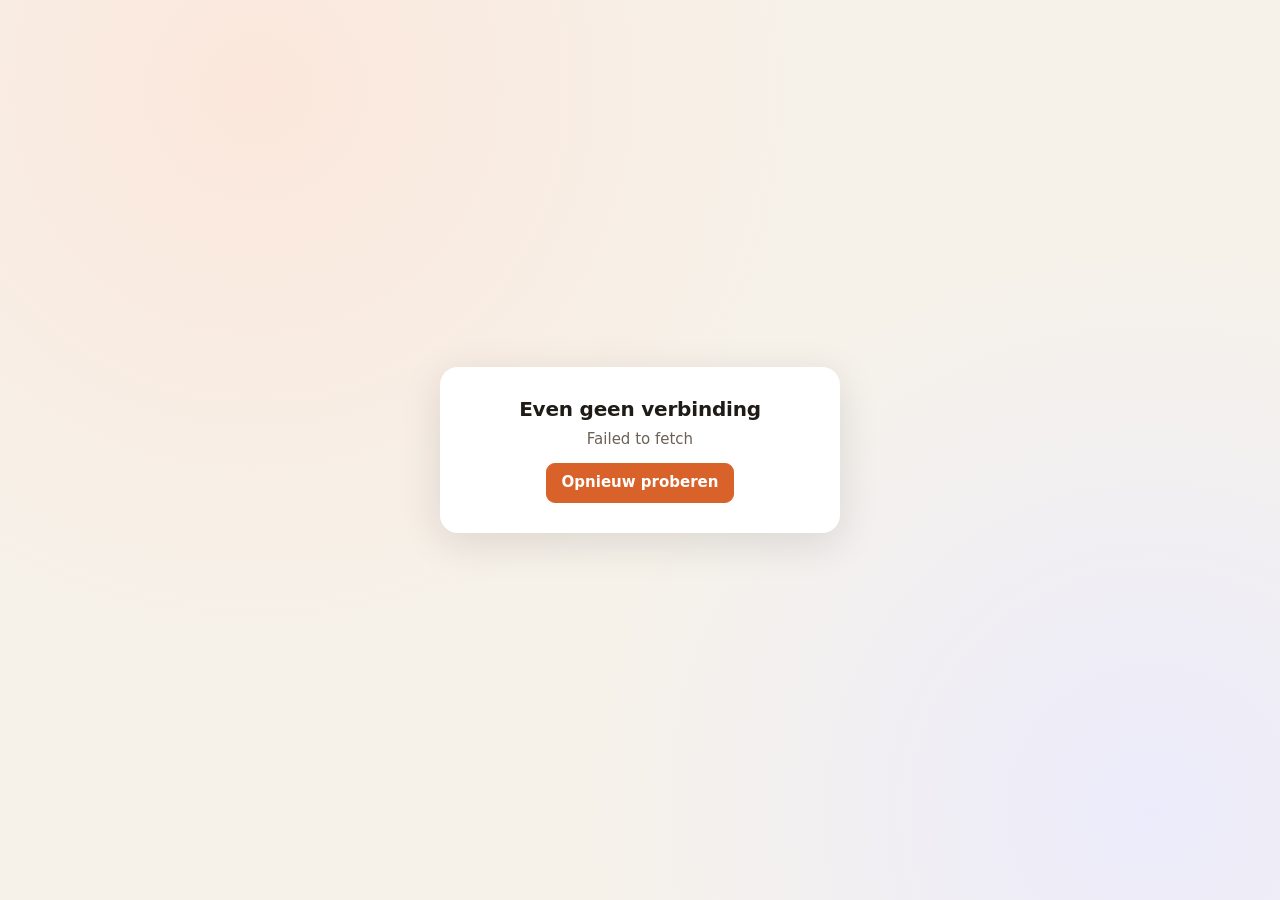
<file: index.html>
<!DOCTYPE html>
<html lang="nl">
<head>
  <meta charset="utf-8">
  <meta name="viewport" content="width=device-width, initial-scale=1, viewport-fit=cover">
  <meta name="theme-color" content="#231d17">
  <meta name="apple-mobile-web-app-capable" content="yes">
  <meta name="mobile-web-app-capable" content="yes">
  <meta name="apple-mobile-web-app-title" content="Rooster">
  <title>Mijn rooster</title>
  <link rel="stylesheet" href="css/app.css?v=1.9.26">
  <link rel="manifest" href="manifest.json">
  <link rel="apple-touch-icon" href="apple-touch-icon.png">
  <link rel="icon" href="icon.svg" type="image/svg+xml">
</head>
<body>
  <div id="demoBand" class="demo-band verborgen">Demo-modus: probeer in te loggen als bijvoorbeeld Sandra (PIN 1111) of Mark (PIN 2222).</div>

  <div id="login" class="login verborgen">
    <div class="login-kaart">
      <img class="login-logo" src="logo-licht.svg" alt="Anytyme De Beurs – Rooster">
      <h1 id="loginBedrijf" class="verborgen">Rooster</h1>
      <div id="stapNaam"><p class="zacht">Wie ben jij?</p><div class="namen" id="namen"></div></div>
      <form id="stapPin" class="verborgen">
        <p>Hoi <b id="pinNaam"></b>, vul je code in</p>
        <div class="pin-invoer"><input id="pin" type="password" inputmode="numeric" autocomplete="off" maxlength="6" style="width:180px;letter-spacing:.4em"></div>
        <button class="knop primair" style="width:100%;justify-content:center">Inloggen</button>
        <p><a href="#" id="terugNaam">Niet jij?</a></p>
      </form>
      <p class="zacht" style="font-size:.8rem;margin-top:1.4em"><a href="handleiding/personeel.html">📖 Hoe werkt de app?</a> · <a href="beheer.html">Beheer</a><br><span id="app-versie"></span></p>
    </div>
  </div>

  <div id="app" class="app verborgen">
    <header class="app-kop">
      <div class="bovenrij">
        <div style="flex:1"><img class="kop-logo" src="logo-donker.svg" alt="Anytyme De Beurs – Rooster"><small id="kopBedrijf" class="verborgen"></small><h1 id="kopNaam"></h1></div>
        <button class="icoon" id="belKnop" aria-label="Meldingen">🔔<span class="badge verborgen" id="belBadge"></span></button>
        <button class="uitlog-knop" id="uitKnop" type="button">Uitloggen</button>
      </div>
      <div id="volgendeDienst"></div>
      <div class="urenbalk" id="urenBalk"></div>
    </header>
    <main class="app-inhoud" id="inhoud"></main>
    <p class="app-versie zacht" style="text-align:center;font-size:.75rem;margin:0 0 1em"></p>
    <nav class="onderbalk"><div class="binnen" id="onderbalk">
      <button data-t="mijn" class="actief"><span class="ic">🏠</span>Mijn diensten</button>
      <button data-t="beschikbaar"><span class="ic">🙋</span>Beschikbaar</button>
      <button data-t="rooster"><span class="ic">📅</span>Rooster</button>
      <button data-t="vrij"><span class="ic">🌴</span>Vrij / ziek</button>
      <button data-t="ruil"><span class="ic">🔁</span>Ruilen<span class="badge verborgen" id="ruilBadge"></span></button>
    </div></nav>
  </div>

  <script src="js/config.js?v=1.9.26"></script>
  <script src="js/store.js?v=1.9.26"></script>
  <script src="js/generator.js?v=1.9.26"></script>
  <script src="js/uitvraag.js?v=1.9.26"></script>
  <script src="js/push.js?v=1.9.26"></script>
  <script src="js/common.js?v=1.9.26"></script>
  <script src="js/personeel.js?v=1.9.26"></script>
  <script src="update.js"></script>
</body>
</html>
</file>
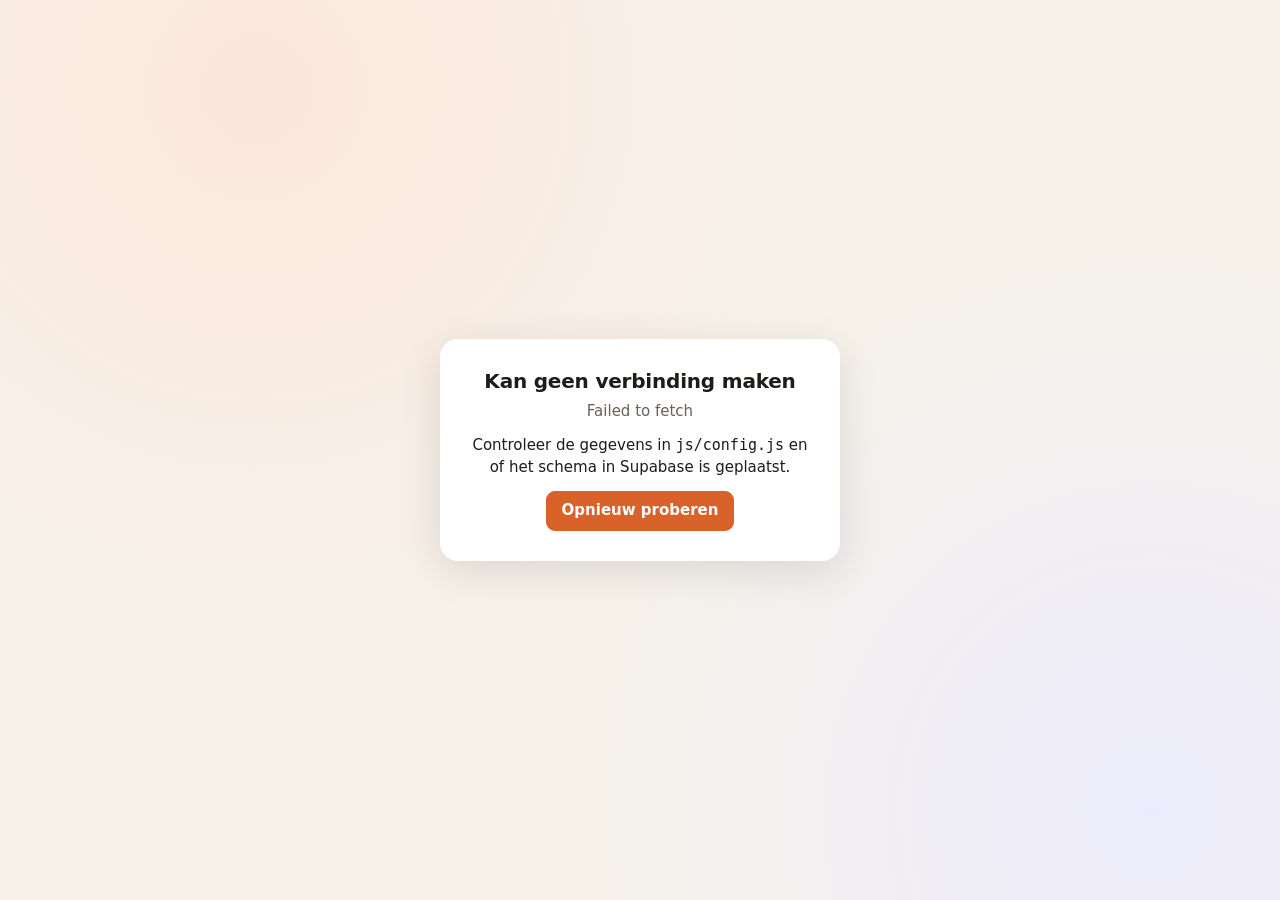
<file: beheer.html>
<!DOCTYPE html>
<html lang="nl">
<head>
  <meta charset="utf-8">
  <meta name="viewport" content="width=device-width, initial-scale=1, viewport-fit=cover">
  <title>Roosterbeheer</title>
  <meta name="theme-color" content="#231d17">
  <meta name="apple-mobile-web-app-capable" content="yes">
  <meta name="mobile-web-app-capable" content="yes">
  <meta name="apple-mobile-web-app-title" content="Beheer">
  <link rel="manifest" href="manifest-beheer.json">
  <link rel="stylesheet" href="css/app.css?v=1.9.26">
  <link rel="apple-touch-icon" href="apple-touch-icon.png">
  <link rel="icon" href="icon.svg" type="image/svg+xml">
</head>
<body>
  <div id="demoBand" class="demo-band verborgen">Demo-modus: gegevens staan alleen in deze browser. <button id="demoReset">Demo opnieuw beginnen</button></div>

  <div id="login" class="login verborgen">
    <form class="login-kaart" id="loginForm">
      <img class="login-logo" src="logo-licht.svg" alt="Anytyme De Beurs – Rooster">
      <h1 id="loginNaam" class="verborgen">Roosterbeheer</h1>
      <p class="zacht">Vul de beheercode in</p>
      <div class="pin-invoer"><input id="adminPin" type="password" inputmode="numeric" autocomplete="off" maxlength="8" style="width:180px;letter-spacing:.4em"></div>
      <button class="knop primair" style="width:100%;justify-content:center">Inloggen</button>
      <p class="zacht" style="margin-top:1em;font-size:.85rem"><a href="index.html">Naar de personeelspagina</a></p>
    </form>
  </div>

  <div id="beheer" class="beheer verborgen">
    <aside class="zijbalk" id="zijbalk">
      <div class="merk"><img class="merk-logo" src="logo-donker.svg" alt="Anytyme De Beurs – Rooster"><b id="bedrijfsnaam" class="verborgen">Roosterbeheer</b><small>Beheer</small></div>
      <nav class="nav" id="nav">
        <a href="#overzicht" data-p="overzicht">🏠 Overzicht</a>
        <a href="#rooster" data-p="rooster">📅 Rooster</a>
        <a href="#aanvragen" data-p="aanvragen">✋ Aanvragen <span class="tel verborgen" id="telAanvragen"></span></a>
        <a href="#zalen" data-p="zalen">🎉 Zalencentrum</a>
        <a href="#cafetaria" data-p="cafetaria">🍟 Cafetaria</a>
        <a href="#personeel" data-p="personeel">👥 Personeel</a>
        <a href="#verzuim" data-p="verzuim">🤒 Verzuim</a>
        <a href="#prikbord" data-p="prikbord">📌 Prikbord</a>
        <a href="#instellingen" data-p="instellingen">⚙️ Instellingen</a>
      </nav>
      <div class="onder"><a href="handleiding/ricardo.html" target="_blank">📖 Handleiding</a><br><a href="index.html" target="_blank">Personeelspagina openen ↗</a><br><a href="#" id="uitloggen">Uitloggen</a><br><small class="zacht" id="app-versie"></small></div>
    </aside>
    <div>
      <div class="mobiel-kop"><button class="icoon" id="menuKnop" aria-label="Menu">☰</button><img class="mobiel-logo" src="icon.svg" alt=""><b id="mobielTitel">Roosterbeheer</b></div>
      <main class="hoofd" id="hoofd"></main>
    </div>
  </div>

  <script src="js/config.js?v=1.9.26"></script>
  <script src="js/store.js?v=1.9.26"></script>
  <script src="js/generator.js?v=1.9.26"></script>
  <script src="js/uitvraag.js?v=1.9.26"></script>
  <script src="js/push.js?v=1.9.26"></script>
  <script src="js/common.js?v=1.9.26"></script>
  <script src="js/qrcode.js?v=1.9.26"></script>
  <script src="js/beheer.js?v=1.9.26"></script>
  <script src="update.js"></script>
</body>
</html>
</file>
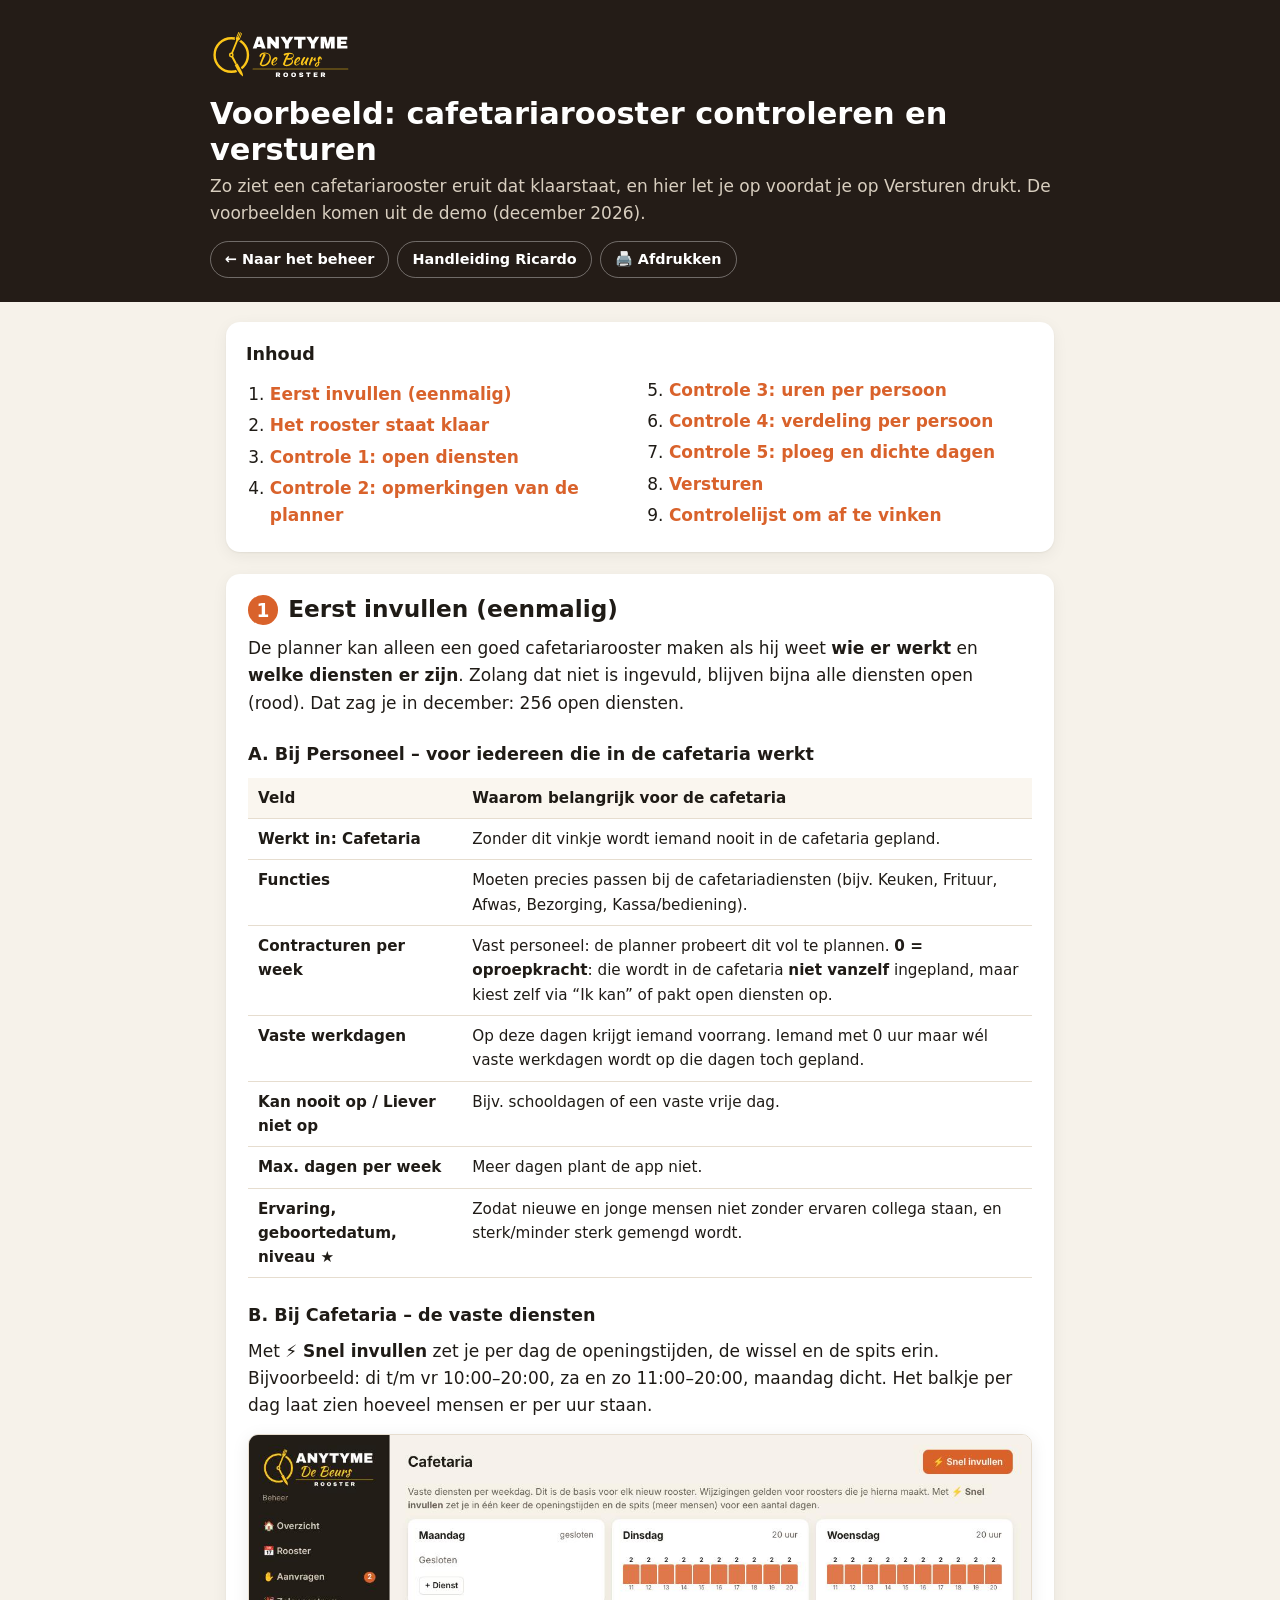
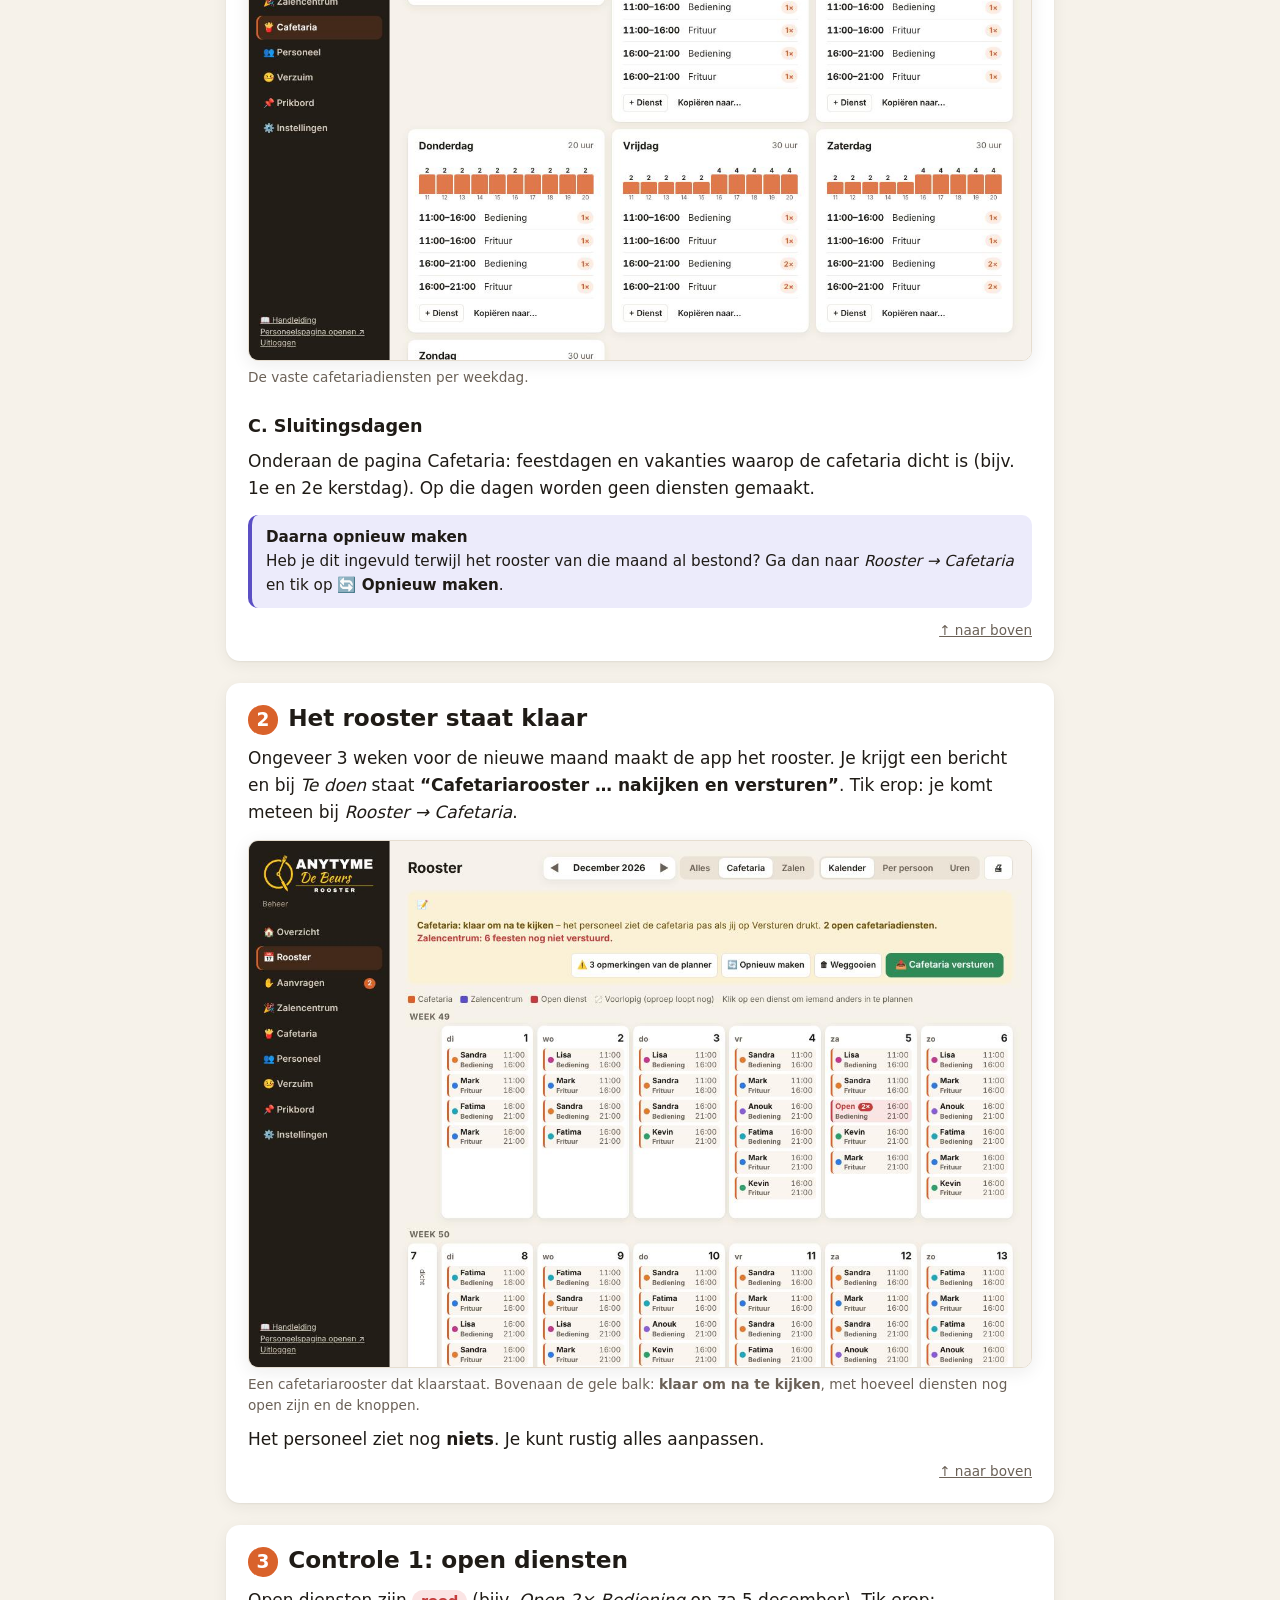
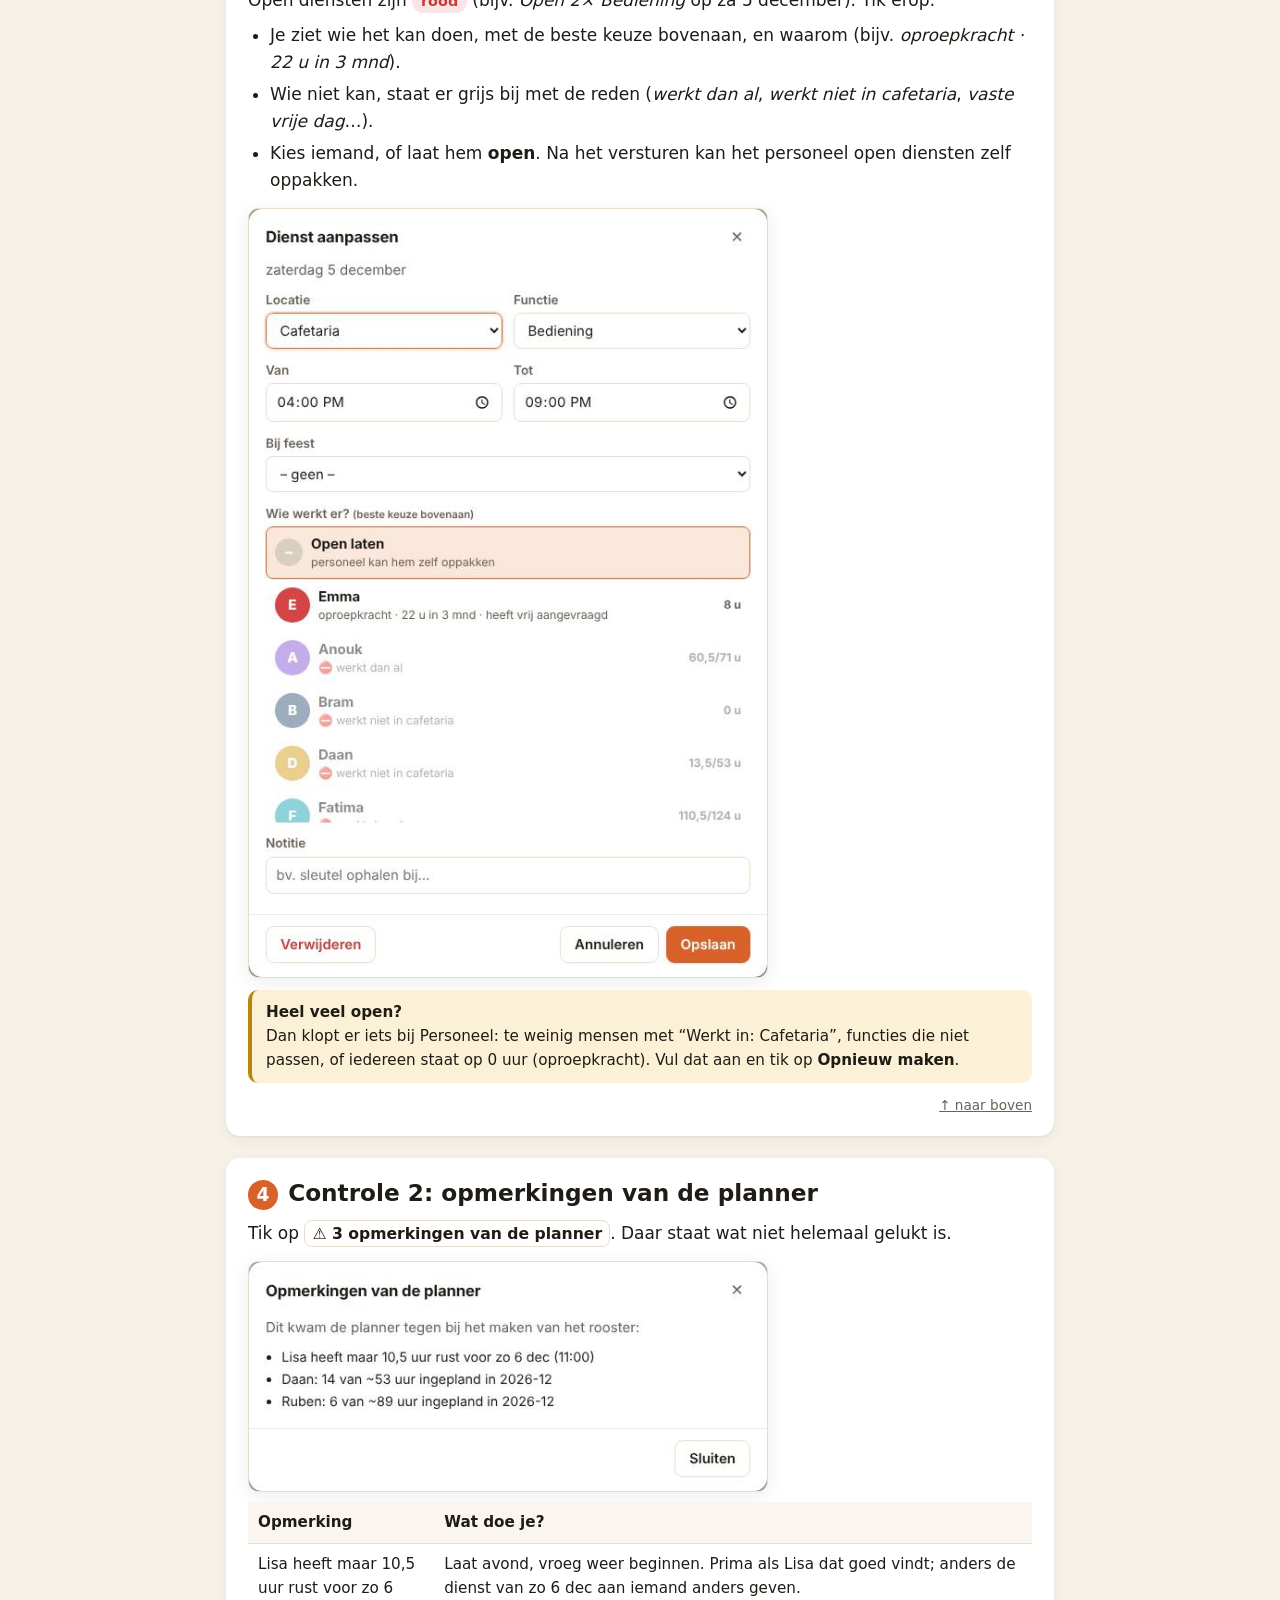
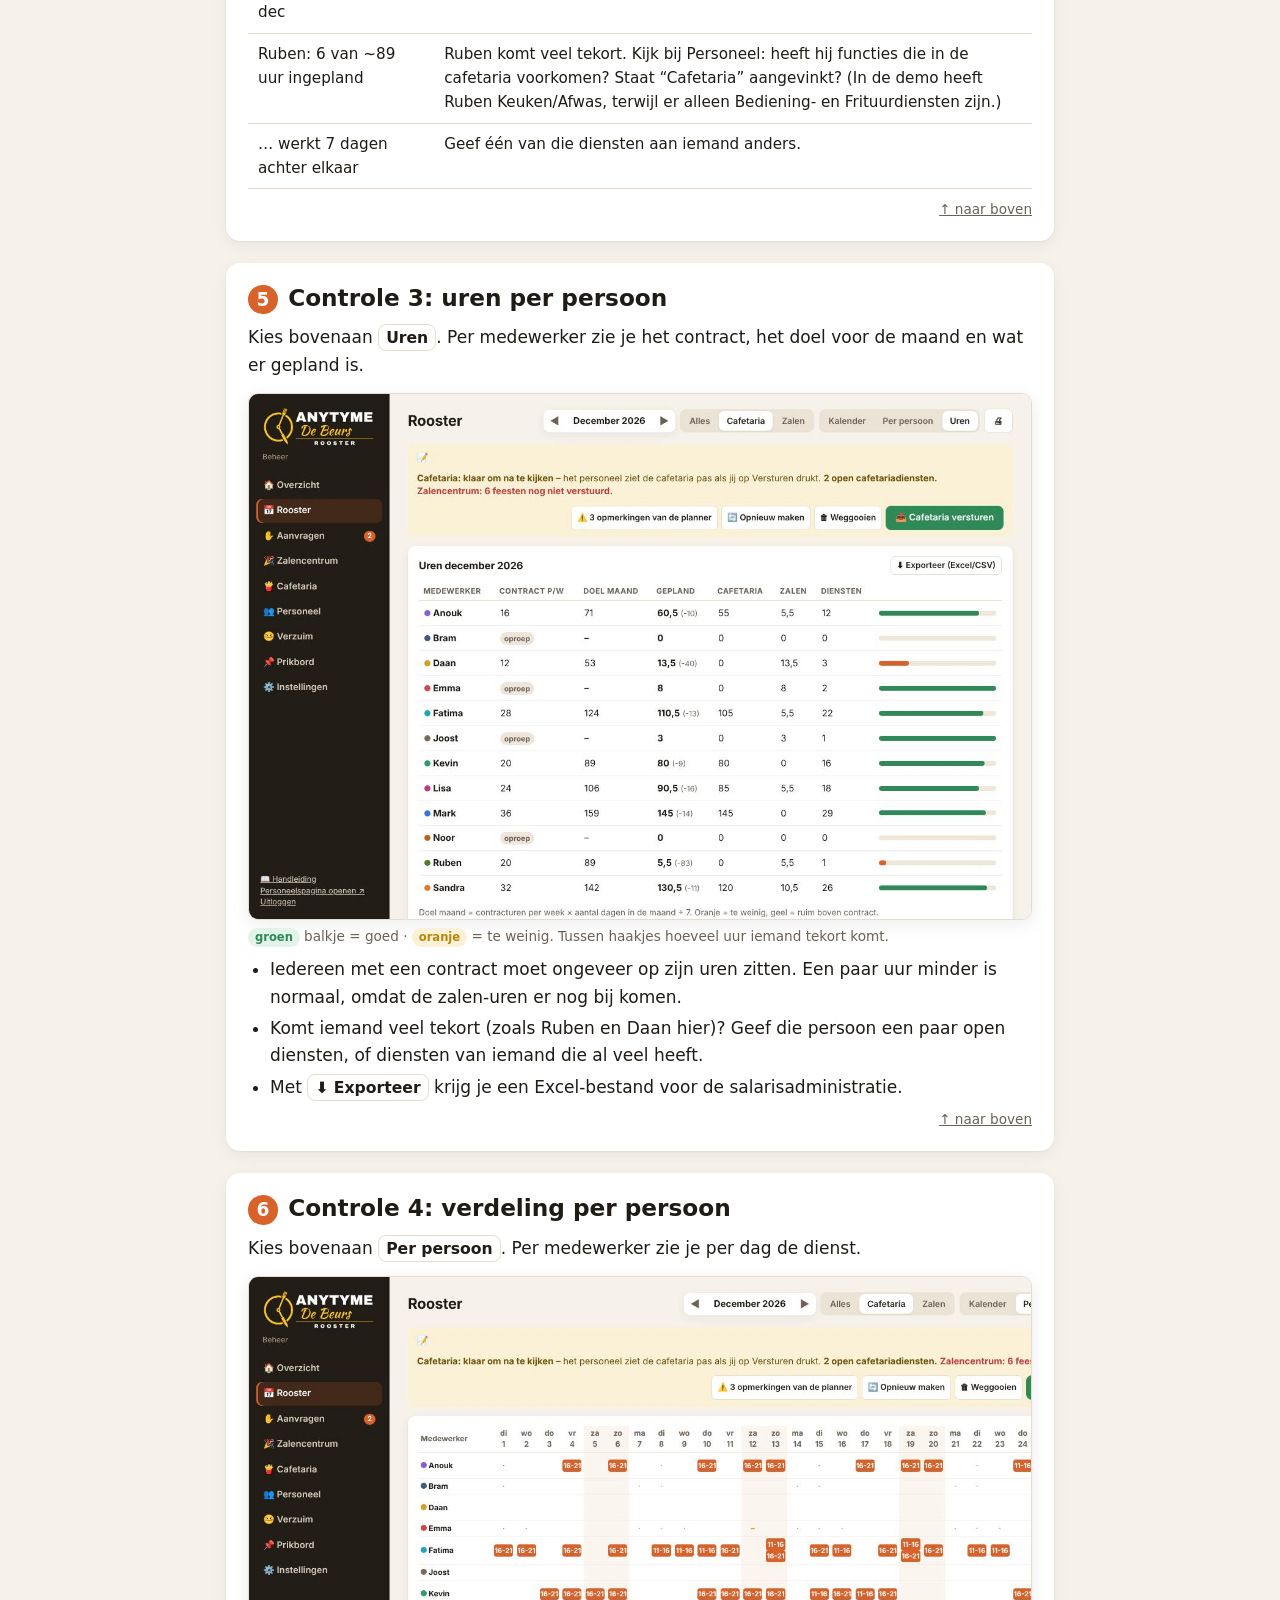
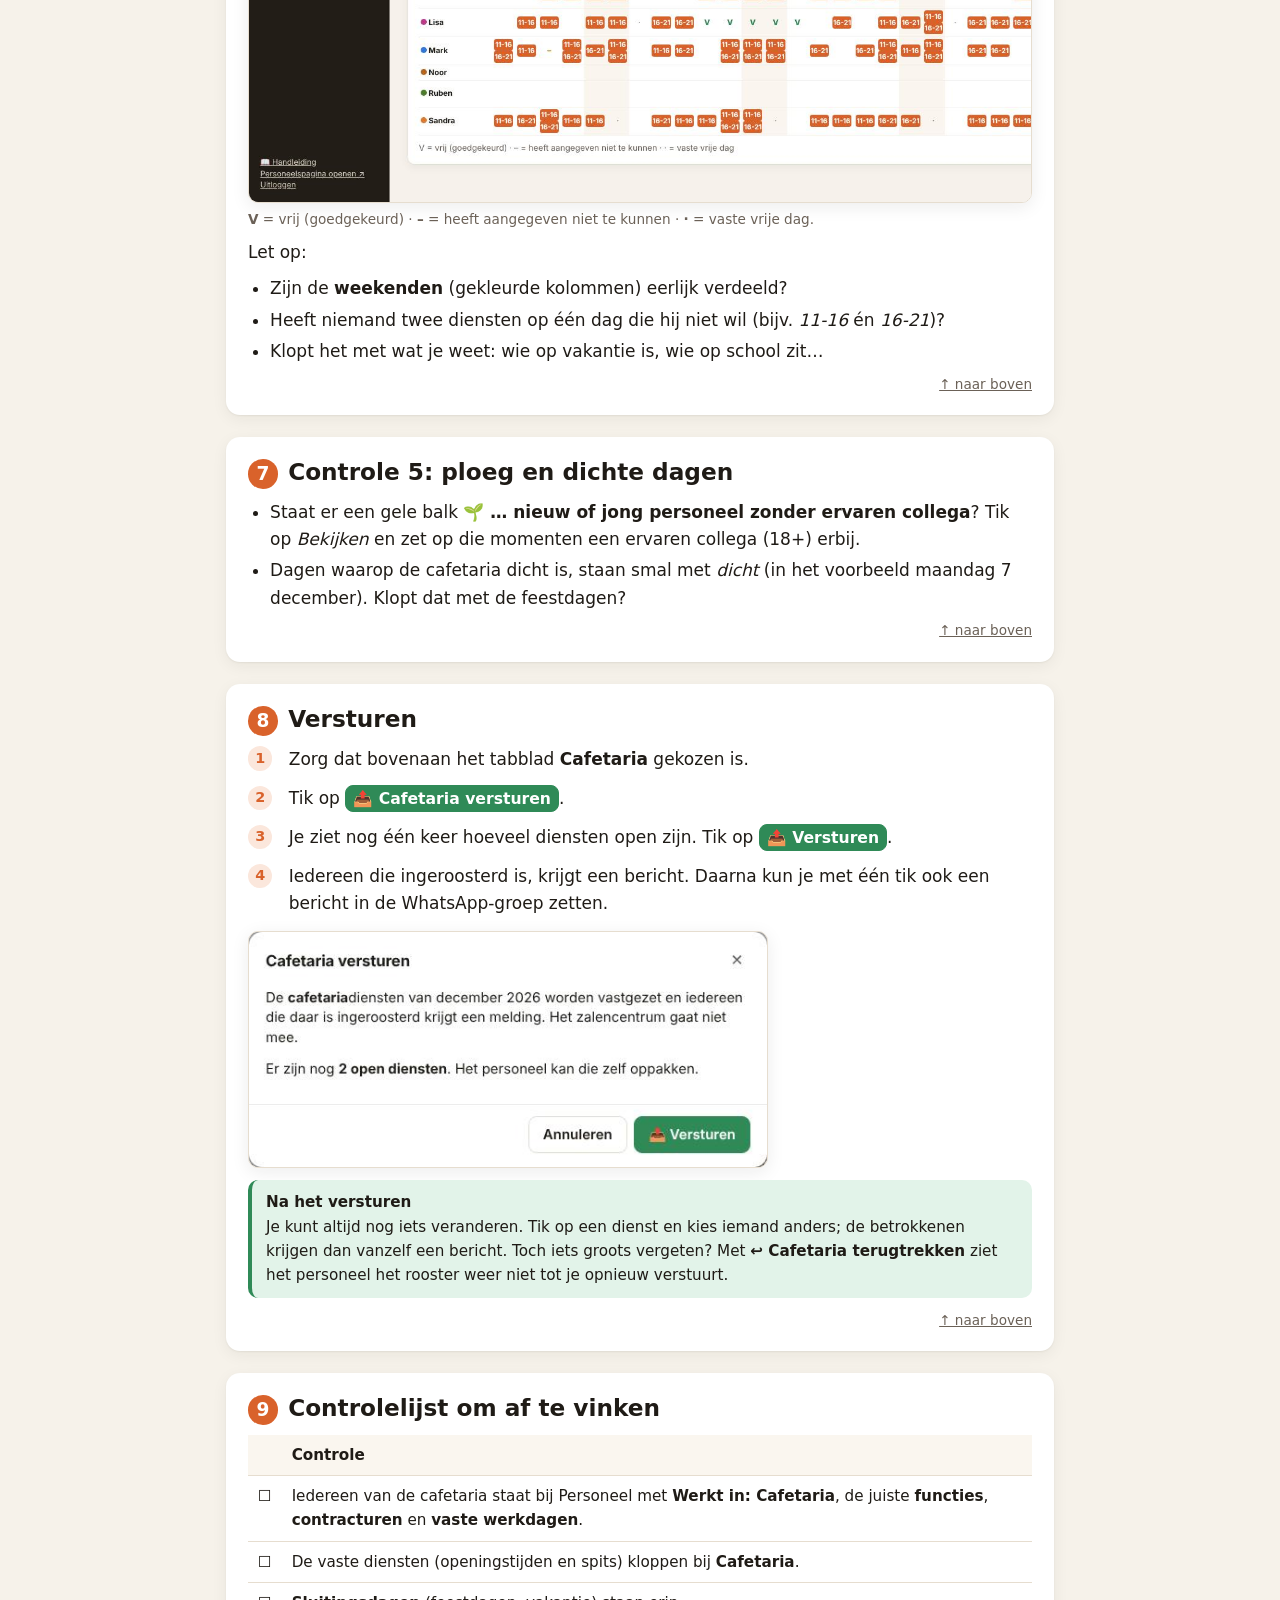
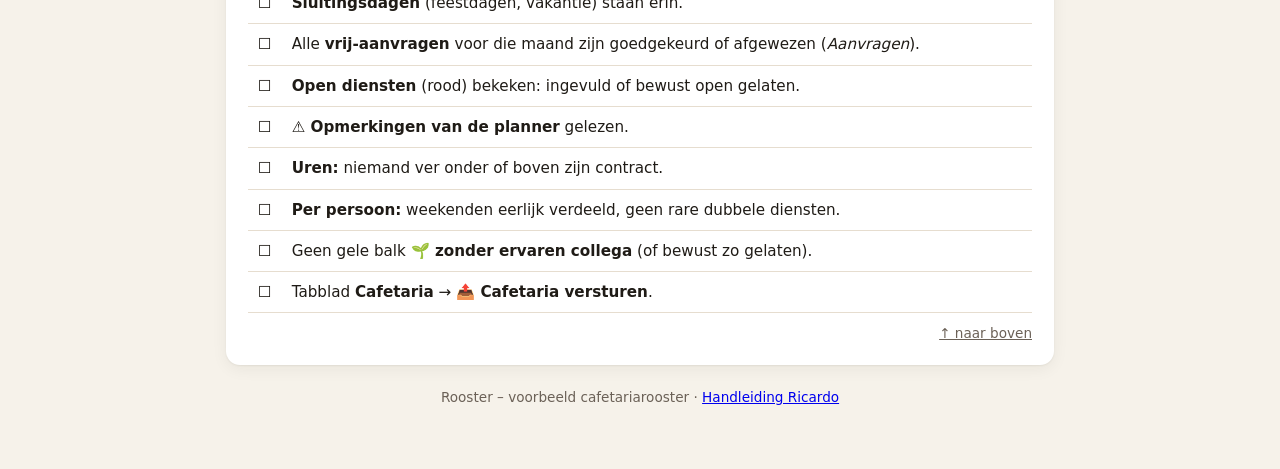
<file: handleiding/cafetaria.html>
<!doctype html>
<html lang="nl">
<head>
<meta charset="utf-8">
<meta name="viewport" content="width=device-width, initial-scale=1">
<title>Cafetariarooster controleren</title>
<link rel="stylesheet" href="stijl.css">
</head>
<body>
<header class="kopbalk"><div class="binnen">
  <img src="../logo-donker.svg" alt="Anytyme De Beurs – Rooster">
  <h1>Voorbeeld: cafetariarooster controleren en versturen</h1>
  <p>Zo ziet een cafetariarooster eruit dat klaarstaat, en hier let je op voordat je op Versturen drukt. De voorbeelden komen uit de demo (december 2026).</p>
  <div class="knoppen"><a class="knop" href="../beheer.html">← Naar het beheer</a><a class="knop" href="ricardo.html">Handleiding Ricardo</a><a class="knop" href="javascript:print()">🖨️ Afdrukken</a></div>
</div></header>

<main>
<nav class="inhoud" id="top"><h2>Inhoud</h2>
<ol>
  <li><a href="#eerst">Eerst invullen (eenmalig)</a></li>
  <li><a href="#klaar">Het rooster staat klaar</a></li>
  <li><a href="#open">Controle 1: open diensten</a></li>
  <li><a href="#opmerkingen">Controle 2: opmerkingen van de planner</a></li>
  <li><a href="#uren">Controle 3: uren per persoon</a></li>
  <li><a href="#persoon">Controle 4: verdeling per persoon</a></li>
  <li><a href="#ploeg">Controle 5: ploeg en dichte dagen</a></li>
  <li><a href="#versturen">Versturen</a></li>
  <li><a href="#lijst">Controlelijst om af te vinken</a></li>
</ol></nav>

<section id="eerst"><h2><span class="nr">1</span>Eerst invullen (eenmalig)</h2>
<p>De planner kan alleen een goed cafetariarooster maken als hij weet <b>wie er werkt</b> en <b>welke diensten er zijn</b>. Zolang dat niet is ingevuld, blijven bijna alle diensten open (rood). Dat zag je in december: 256 open diensten.</p>
<h3>A. Bij Personeel – voor iedereen die in de cafetaria werkt</h3>
<table>
  <tr><th>Veld</th><th>Waarom belangrijk voor de cafetaria</th></tr>
  <tr><td><b>Werkt in: Cafetaria</b></td><td>Zonder dit vinkje wordt iemand nooit in de cafetaria gepland.</td></tr>
  <tr><td><b>Functies</b></td><td>Moeten precies passen bij de cafetariadiensten (bijv. Keuken, Frituur, Afwas, Bezorging, Kassa/bediening).</td></tr>
  <tr><td><b>Contracturen per week</b></td><td>Vast personeel: de planner probeert dit vol te plannen. <b>0 = oproepkracht</b>: die wordt in de cafetaria <b>niet vanzelf</b> ingepland, maar kiest zelf via “Ik kan” of pakt open diensten op.</td></tr>
  <tr><td><b>Vaste werkdagen</b></td><td>Op deze dagen krijgt iemand voorrang. Iemand met 0 uur maar wél vaste werkdagen wordt op die dagen toch gepland.</td></tr>
  <tr><td><b>Kan nooit op / Liever niet op</b></td><td>Bijv. schooldagen of een vaste vrije dag.</td></tr>
  <tr><td><b>Max. dagen per week</b></td><td>Meer dagen plant de app niet.</td></tr>
  <tr><td><b>Ervaring, geboortedatum, niveau ★</b></td><td>Zodat nieuwe en jonge mensen niet zonder ervaren collega staan, en sterk/minder sterk gemengd wordt.</td></tr>
</table>
<h3>B. Bij Cafetaria – de vaste diensten</h3>
<p>Met <b>⚡ Snel invullen</b> zet je per dag de openingstijden, de wissel en de spits erin. Bijvoorbeeld: di t/m vr 10:00–20:00, za en zo 11:00–20:00, maandag dicht. Het balkje per dag laat zien hoeveel mensen er per uur staan.</p>
<figure><img src="img/c-vast.jpg" alt="Cafetaria vaste diensten" loading="lazy"><figcaption>De vaste cafetariadiensten per weekdag.</figcaption></figure>
<h3>C. Sluitingsdagen</h3>
<p>Onderaan de pagina Cafetaria: feestdagen en vakanties waarop de cafetaria dicht is (bijv. 1e en 2e kerstdag). Op die dagen worden geen diensten gemaakt.</p>
<div class="tip"><b>Daarna opnieuw maken</b>Heb je dit ingevuld terwijl het rooster van die maand al bestond? Ga dan naar <i>Rooster → Cafetaria</i> en tik op <b>🔄 Opnieuw maken</b>.</div>
<a class="naar-boven" href="#top">↑ naar boven</a></section>

<section id="klaar"><h2><span class="nr">2</span>Het rooster staat klaar</h2>
<p>Ongeveer 3 weken voor de nieuwe maand maakt de app het rooster. Je krijgt een bericht en bij <i>Te doen</i> staat <b>“Cafetariarooster … nakijken en versturen”</b>. Tik erop: je komt meteen bij <i>Rooster → Cafetaria</i>.</p>
<figure><img src="img/c-kalender.jpg" alt="Cafetariarooster klaar om na te kijken" loading="lazy"><figcaption>Een cafetariarooster dat klaarstaat. Bovenaan de gele balk: <b>klaar om na te kijken</b>, met hoeveel diensten nog open zijn en de knoppen.</figcaption></figure>
<p>Het personeel ziet nog <b>niets</b>. Je kunt rustig alles aanpassen.</p>
<a class="naar-boven" href="#top">↑ naar boven</a></section>

<section id="open"><h2><span class="nr">3</span>Controle 1: open diensten</h2>
<p>Open diensten zijn <span class="label rood">rood</span> (bijv. <i>Open 2× Bediening</i> op za 5 december). Tik erop:</p>
<ul>
  <li>Je ziet wie het kan doen, met de beste keuze bovenaan, en waarom (bijv. <i>oproepkracht · 22 u in 3 mnd</i>).</li>
  <li>Wie niet kan, staat er grijs bij met de reden (<i>werkt dan al</i>, <i>werkt niet in cafetaria</i>, <i>vaste vrije dag</i>…).</li>
  <li>Kies iemand, of laat hem <b>open</b>. Na het versturen kan het personeel open diensten zelf oppakken.</li>
</ul>
<figure class="klein"><img src="img/c-open-dienst.jpg" alt="Open dienst invullen" loading="lazy"></figure>
<div class="let"><b>Heel veel open?</b>Dan klopt er iets bij Personeel: te weinig mensen met “Werkt in: Cafetaria”, functies die niet passen, of iedereen staat op 0 uur (oproepkracht). Vul dat aan en tik op <b>Opnieuw maken</b>.</div>
<a class="naar-boven" href="#top">↑ naar boven</a></section>

<section id="opmerkingen"><h2><span class="nr">4</span>Controle 2: opmerkingen van de planner</h2>
<p>Tik op <span class="k">⚠️ 3 opmerkingen van de planner</span>. Daar staat wat niet helemaal gelukt is.</p>
<figure class="klein"><img src="img/c-opmerkingen.jpg" alt="Opmerkingen van de planner" loading="lazy"></figure>
<table>
  <tr><th>Opmerking</th><th>Wat doe je?</th></tr>
  <tr><td>Lisa heeft maar 10,5 uur rust voor zo 6 dec</td><td>Laat avond, vroeg weer beginnen. Prima als Lisa dat goed vindt; anders de dienst van zo 6 dec aan iemand anders geven.</td></tr>
  <tr><td>Ruben: 6 van ~89 uur ingepland</td><td>Ruben komt veel tekort. Kijk bij Personeel: heeft hij functies die in de cafetaria voorkomen? Staat “Cafetaria” aangevinkt? (In de demo heeft Ruben Keuken/Afwas, terwijl er alleen Bediening- en Frituurdiensten zijn.)</td></tr>
  <tr><td>… werkt 7 dagen achter elkaar</td><td>Geef één van die diensten aan iemand anders.</td></tr>
</table>
<a class="naar-boven" href="#top">↑ naar boven</a></section>

<section id="uren"><h2><span class="nr">5</span>Controle 3: uren per persoon</h2>
<p>Kies bovenaan <span class="k">Uren</span>. Per medewerker zie je het contract, het doel voor de maand en wat er gepland is.</p>
<figure><img src="img/c-uren.jpg" alt="Uren per persoon" loading="lazy"><figcaption><span class="label groen">groen</span> balkje = goed · <span class="label oranje">oranje</span> = te weinig. Tussen haakjes hoeveel uur iemand tekort komt.</figcaption></figure>
<ul>
  <li>Iedereen met een contract moet ongeveer op zijn uren zitten. Een paar uur minder is normaal, omdat de zalen-uren er nog bij komen.</li>
  <li>Komt iemand veel tekort (zoals Ruben en Daan hier)? Geef die persoon een paar open diensten, of diensten van iemand die al veel heeft.</li>
  <li>Met <span class="k">⬇ Exporteer</span> krijg je een Excel-bestand voor de salarisadministratie.</li>
</ul>
<a class="naar-boven" href="#top">↑ naar boven</a></section>

<section id="persoon"><h2><span class="nr">6</span>Controle 4: verdeling per persoon</h2>
<p>Kies bovenaan <span class="k">Per persoon</span>. Per medewerker zie je per dag de dienst.</p>
<figure><img src="img/c-perpersoon.jpg" alt="Per persoon" loading="lazy"><figcaption><b>V</b> = vrij (goedgekeurd) · <b>–</b> = heeft aangegeven niet te kunnen · <b>·</b> = vaste vrije dag.</figcaption></figure>
<p>Let op:</p>
<ul>
  <li>Zijn de <b>weekenden</b> (gekleurde kolommen) eerlijk verdeeld?</li>
  <li>Heeft niemand twee diensten op één dag die hij niet wil (bijv. <i>11-16</i> én <i>16-21</i>)?</li>
  <li>Klopt het met wat je weet: wie op vakantie is, wie op school zit…</li>
</ul>
<a class="naar-boven" href="#top">↑ naar boven</a></section>

<section id="ploeg"><h2><span class="nr">7</span>Controle 5: ploeg en dichte dagen</h2>
<ul>
  <li>Staat er een gele balk <b>🌱 … nieuw of jong personeel zonder ervaren collega</b>? Tik op <i>Bekijken</i> en zet op die momenten een ervaren collega (18+) erbij.</li>
  <li>Dagen waarop de cafetaria dicht is, staan smal met <i>dicht</i> (in het voorbeeld maandag 7 december). Klopt dat met de feestdagen?</li>
</ul>
<a class="naar-boven" href="#top">↑ naar boven</a></section>

<section id="versturen"><h2><span class="nr">8</span>Versturen</h2>
<ol class="stappen">
  <li>Zorg dat bovenaan het tabblad <b>Cafetaria</b> gekozen is.</li>
  <li>Tik op <span class="k groen">📤 Cafetaria versturen</span>.</li>
  <li>Je ziet nog één keer hoeveel diensten open zijn. Tik op <span class="k groen">📤 Versturen</span>.</li>
  <li>Iedereen die ingeroosterd is, krijgt een bericht. Daarna kun je met één tik ook een bericht in de WhatsApp-groep zetten.</li>
</ol>
<figure class="klein"><img src="img/c-versturen.jpg" alt="Cafetaria versturen" loading="lazy"></figure>
<div class="goed"><b>Na het versturen</b>Je kunt altijd nog iets veranderen. Tik op een dienst en kies iemand anders; de betrokkenen krijgen dan vanzelf een bericht. Toch iets groots vergeten? Met <b>↩︎ Cafetaria terugtrekken</b> ziet het personeel het rooster weer niet tot je opnieuw verstuurt.</div>
<a class="naar-boven" href="#top">↑ naar boven</a></section>

<section id="lijst"><h2><span class="nr">9</span>Controlelijst om af te vinken</h2>
<table>
  <tr><th style="width:2.2em"></th><th>Controle</th></tr>
  <tr><td>☐</td><td>Iedereen van de cafetaria staat bij Personeel met <b>Werkt in: Cafetaria</b>, de juiste <b>functies</b>, <b>contracturen</b> en <b>vaste werkdagen</b>.</td></tr>
  <tr><td>☐</td><td>De vaste diensten (openingstijden en spits) kloppen bij <b>Cafetaria</b>.</td></tr>
  <tr><td>☐</td><td><b>Sluitingsdagen</b> (feestdagen, vakantie) staan erin.</td></tr>
  <tr><td>☐</td><td>Alle <b>vrij-aanvragen</b> voor die maand zijn goedgekeurd of afgewezen (<i>Aanvragen</i>).</td></tr>
  <tr><td>☐</td><td><b>Open diensten</b> (rood) bekeken: ingevuld of bewust open gelaten.</td></tr>
  <tr><td>☐</td><td><b>⚠️ Opmerkingen van de planner</b> gelezen.</td></tr>
  <tr><td>☐</td><td><b>Uren:</b> niemand ver onder of boven zijn contract.</td></tr>
  <tr><td>☐</td><td><b>Per persoon:</b> weekenden eerlijk verdeeld, geen rare dubbele diensten.</td></tr>
  <tr><td>☐</td><td>Geen gele balk <b>🌱 zonder ervaren collega</b> (of bewust zo gelaten).</td></tr>
  <tr><td>☐</td><td>Tabblad <b>Cafetaria</b> → <b>📤 Cafetaria versturen</b>.</td></tr>
</table>
<a class="naar-boven" href="#top">↑ naar boven</a></section>

<footer>Rooster – voorbeeld cafetariarooster · <a href="ricardo.html">Handleiding Ricardo</a></footer>
</main>
</body>
</html>
</file>
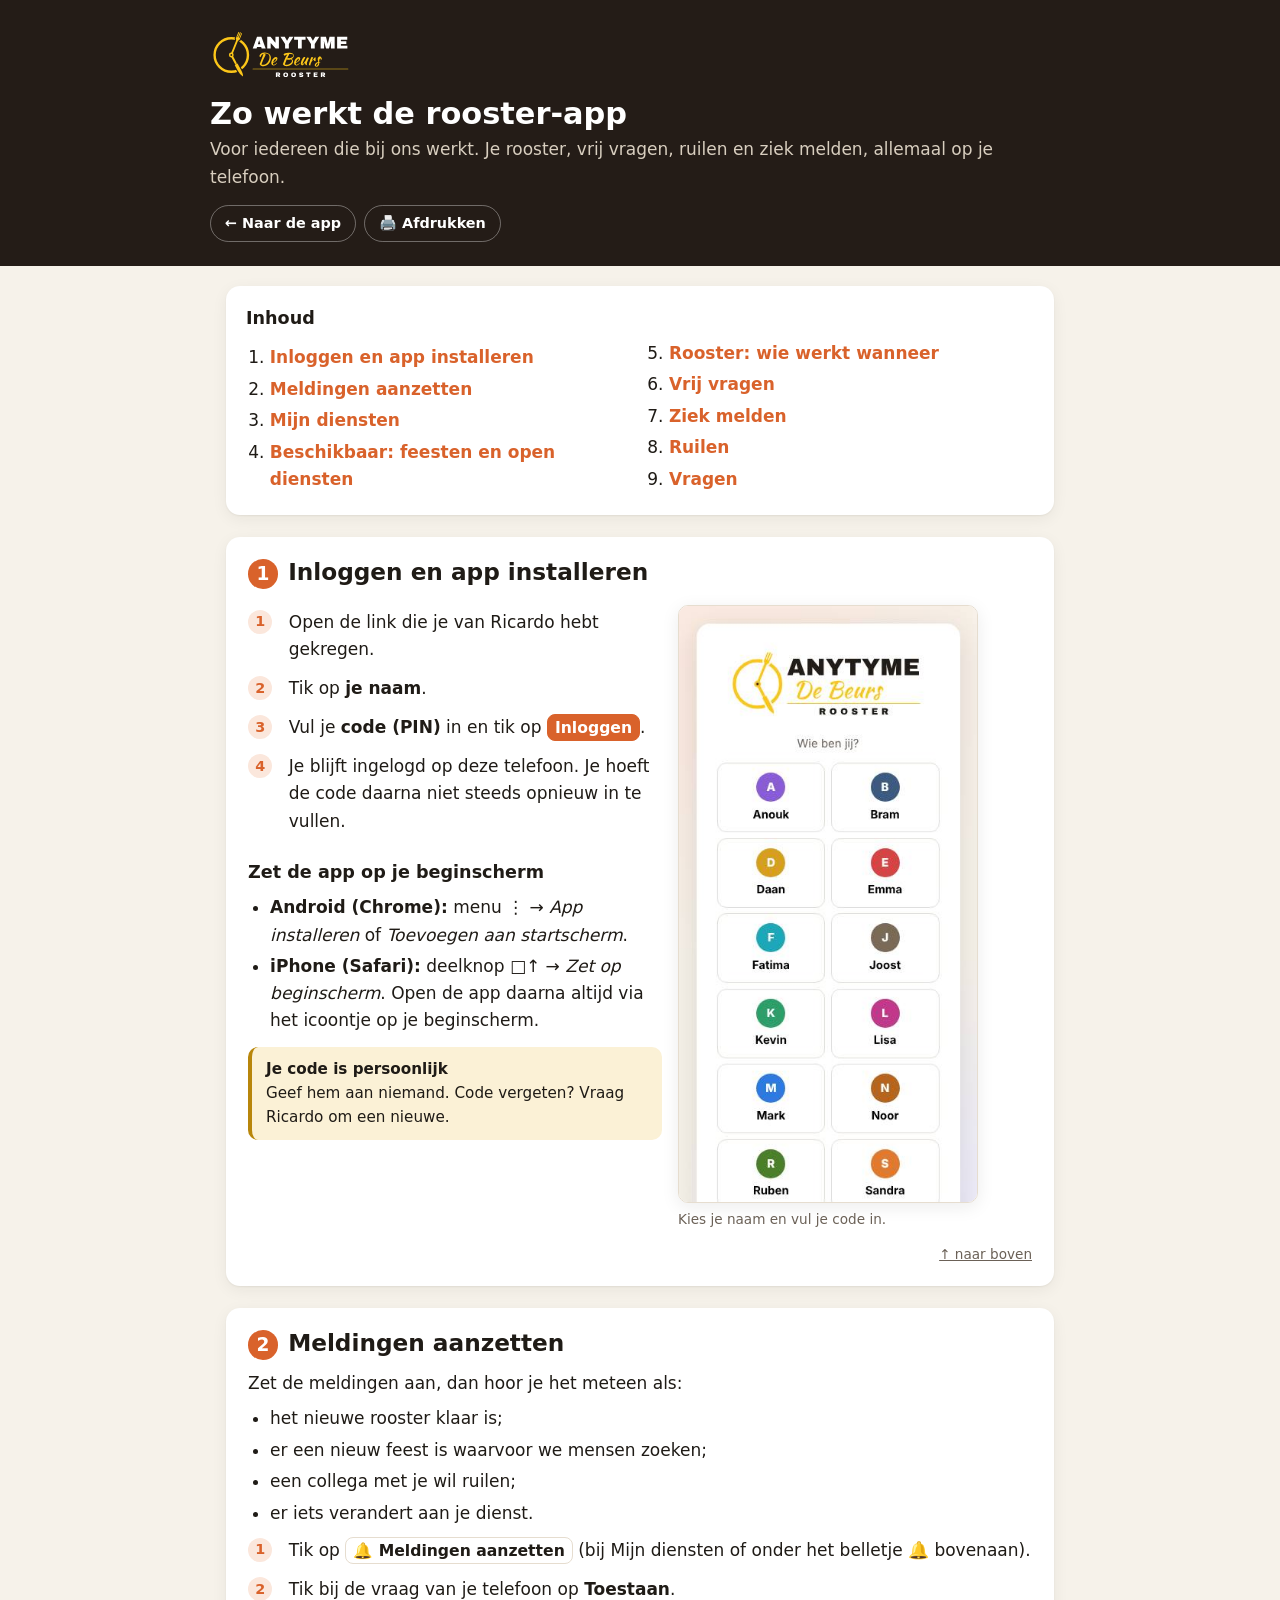
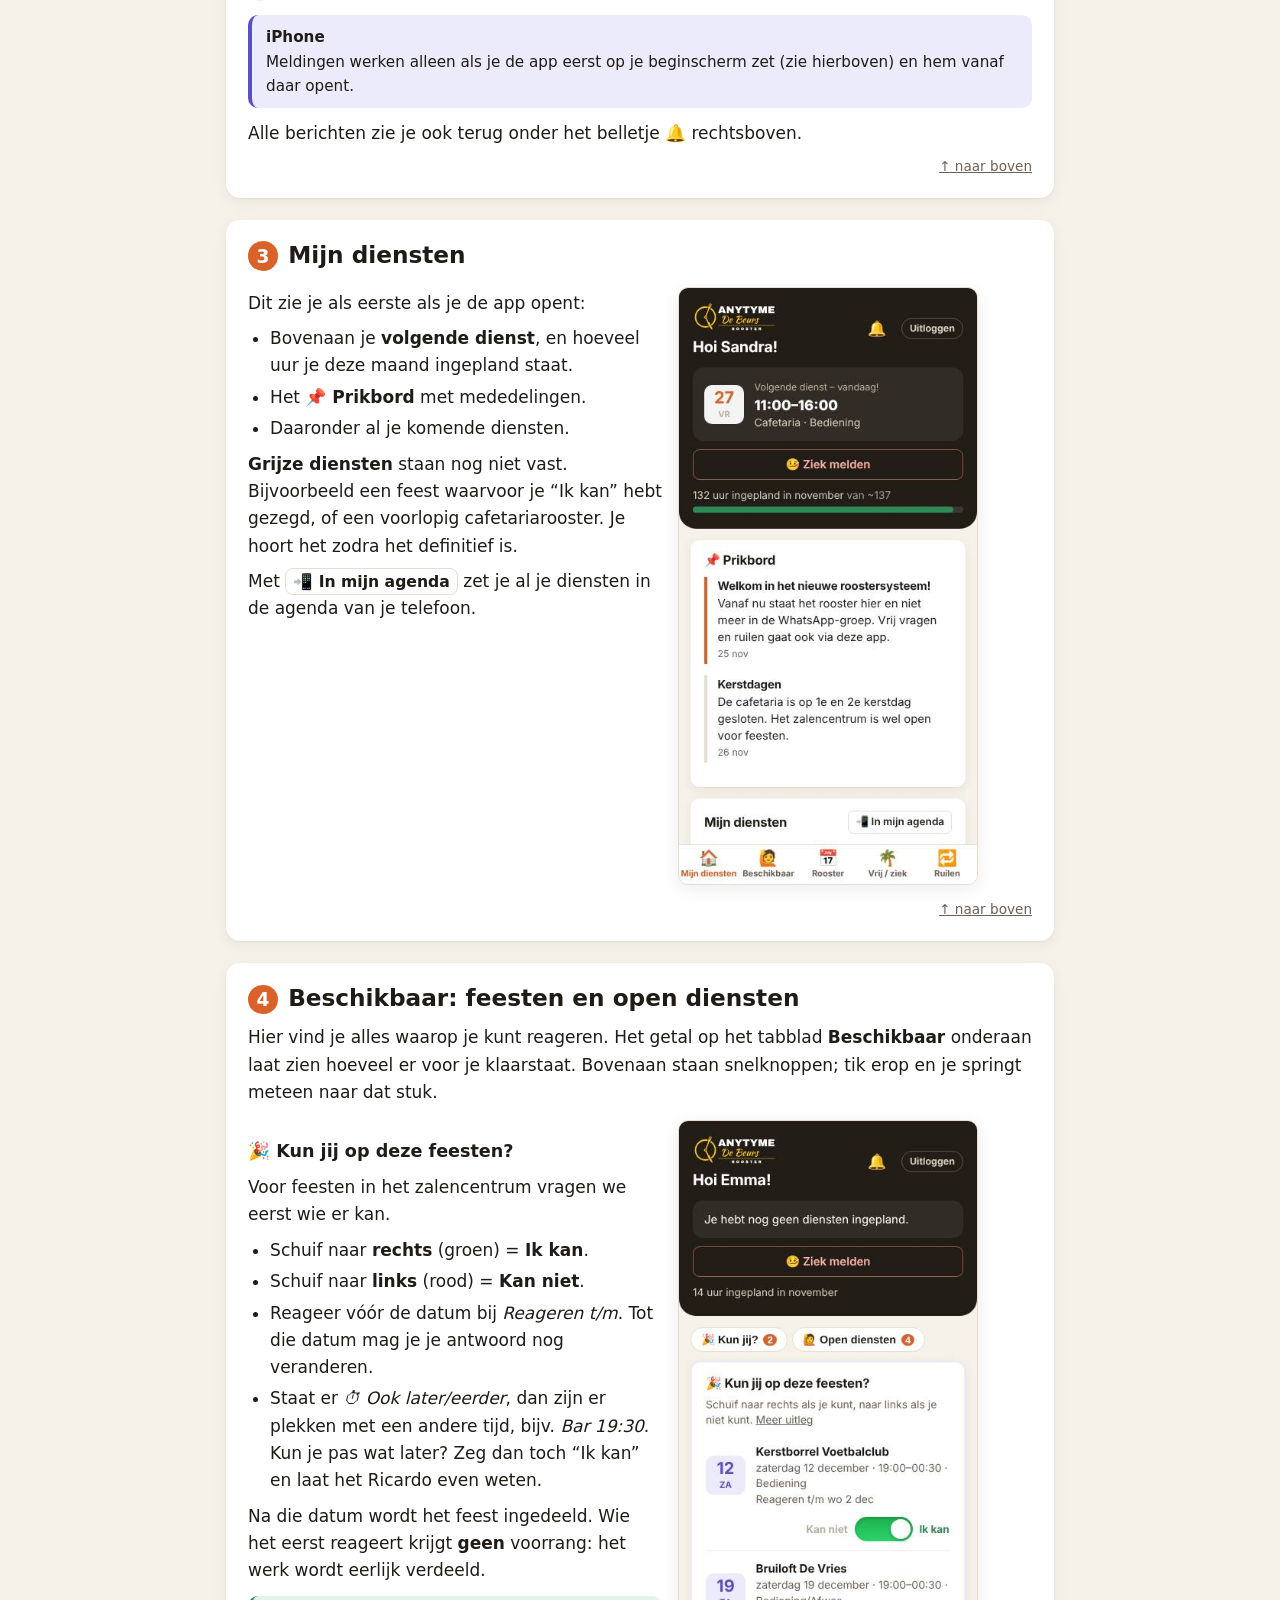
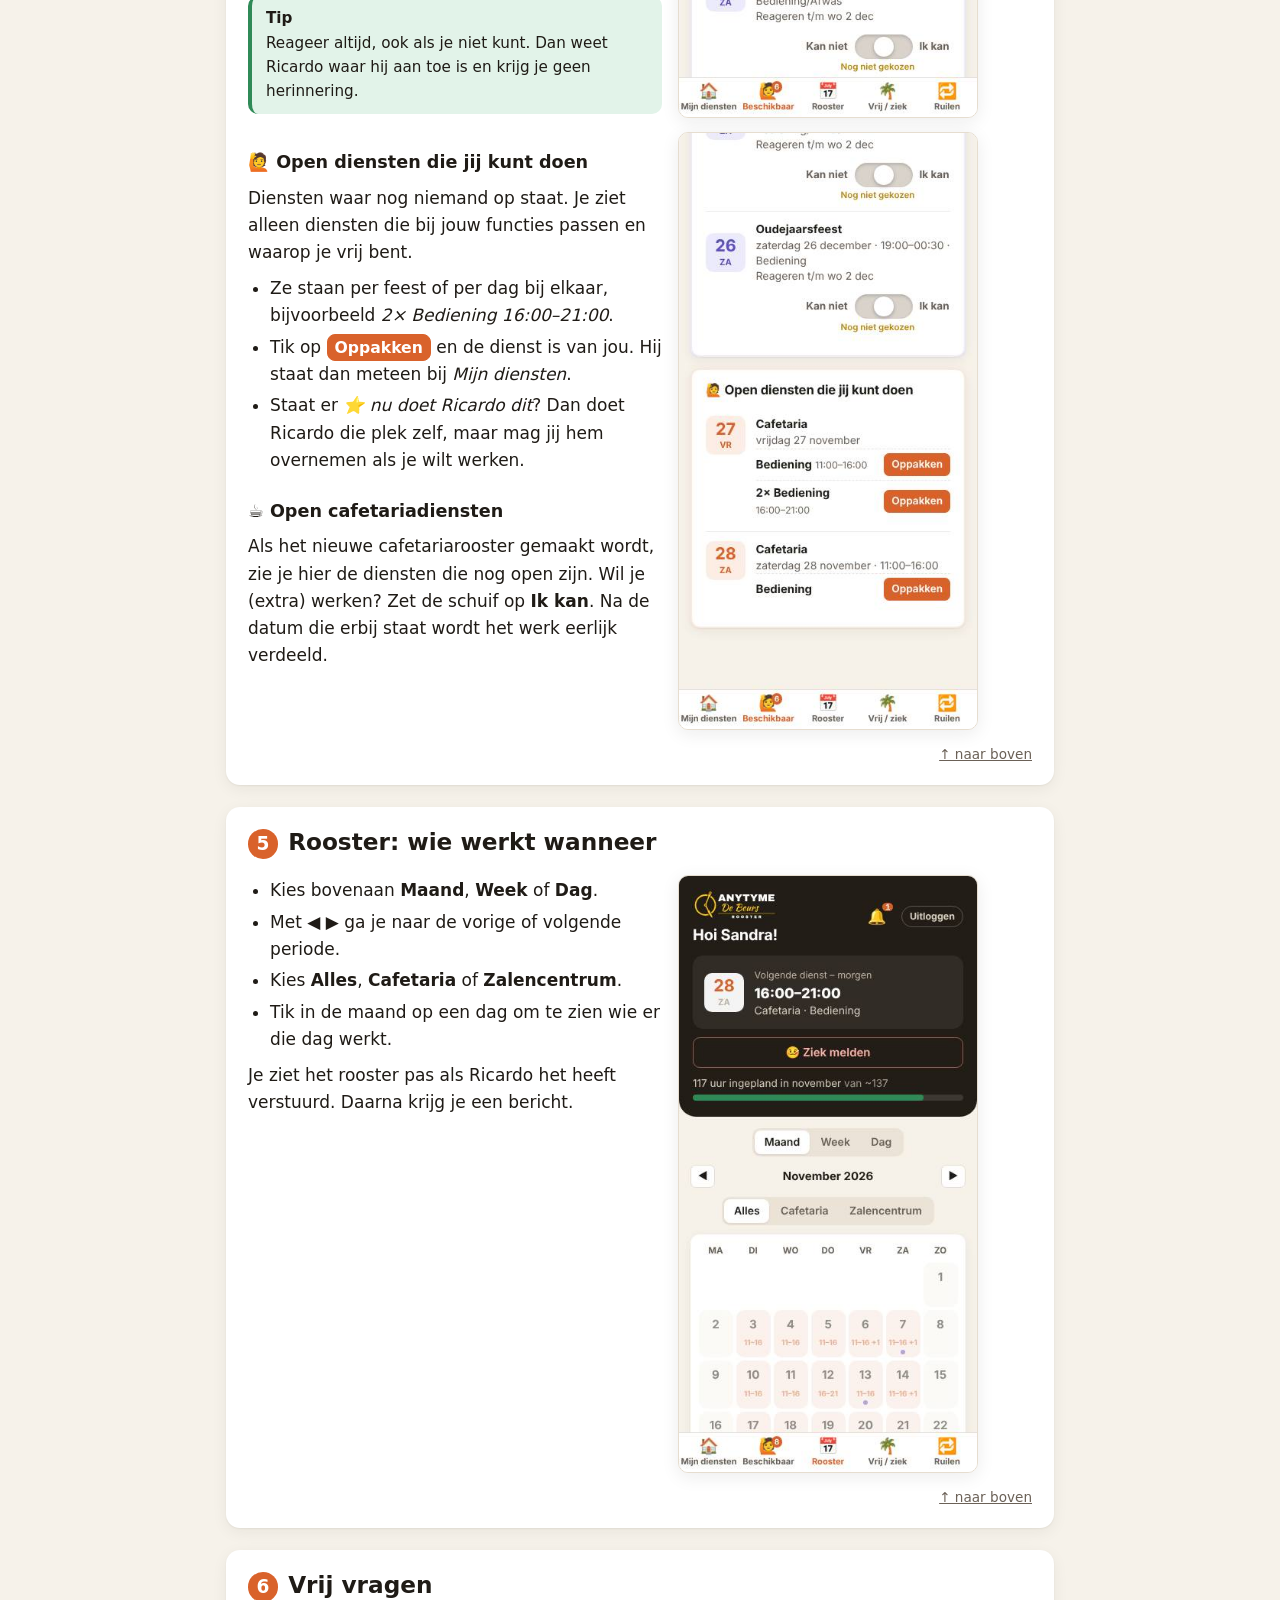
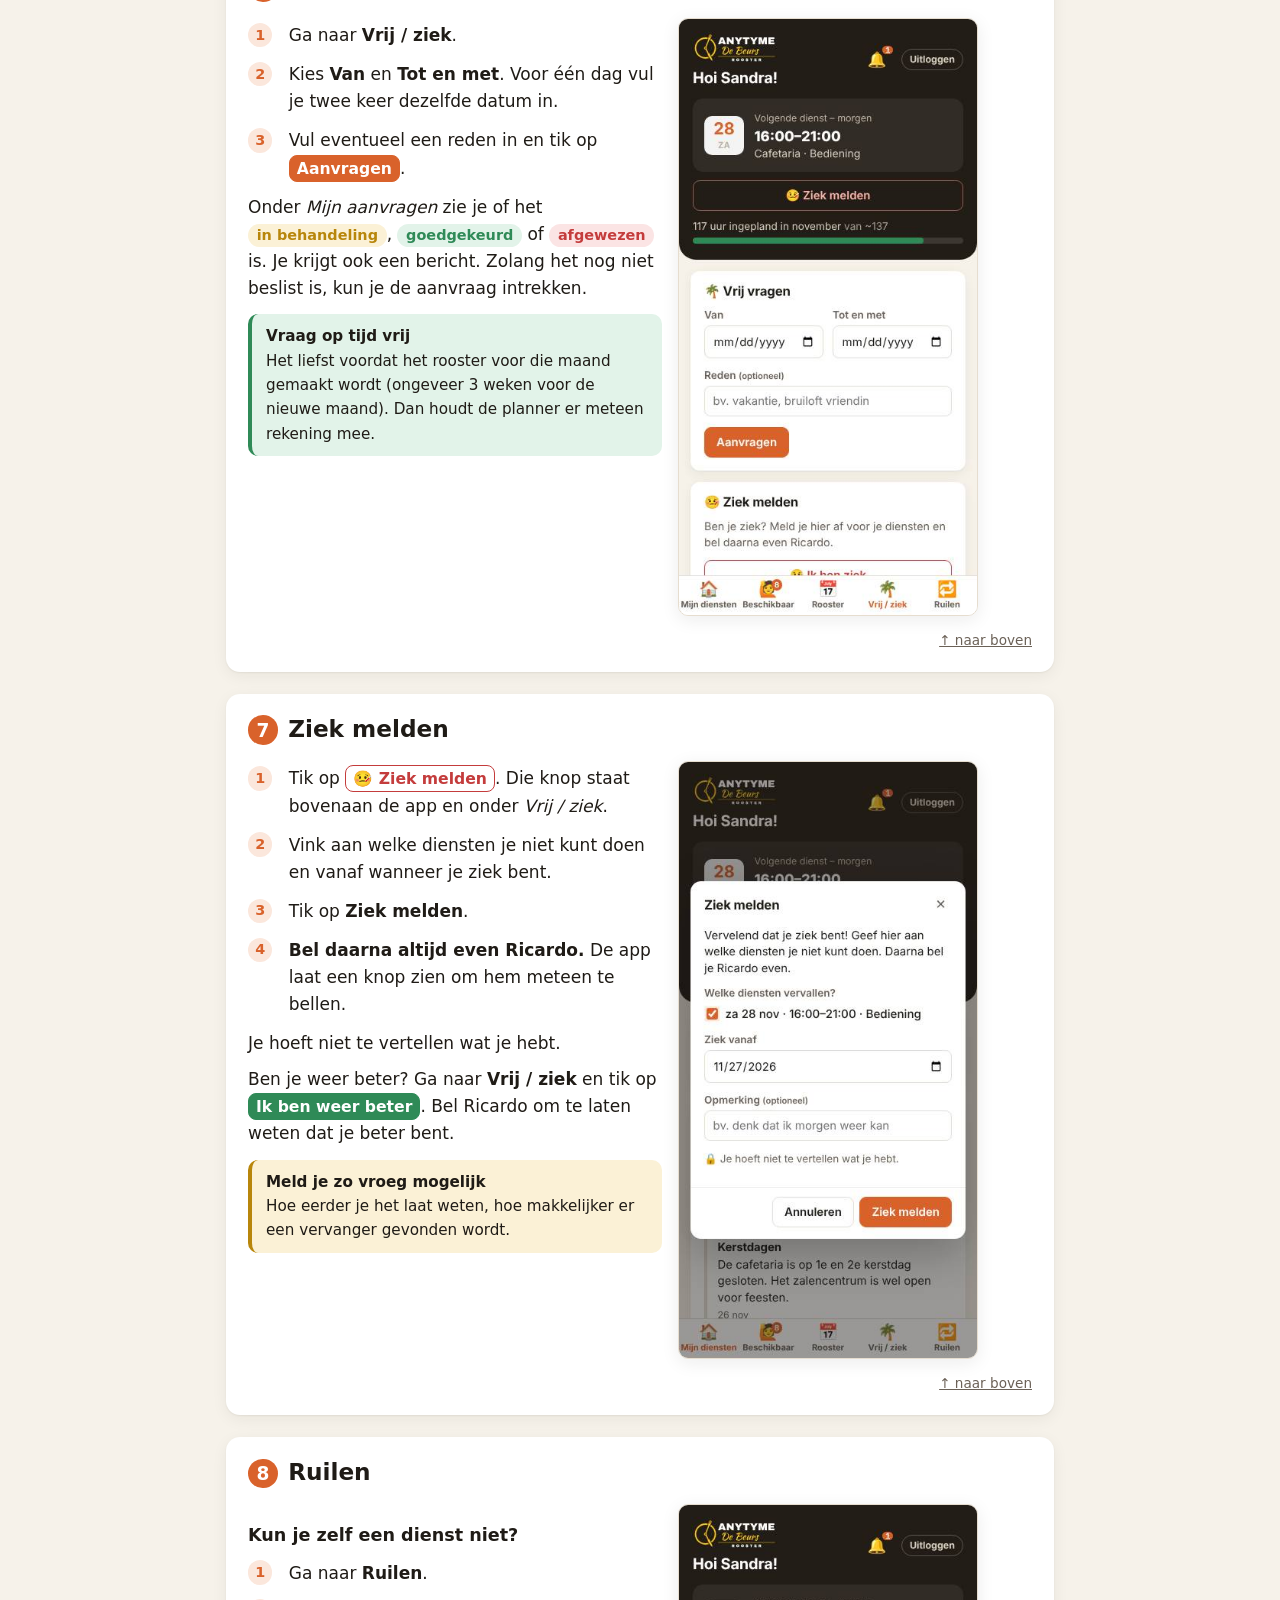
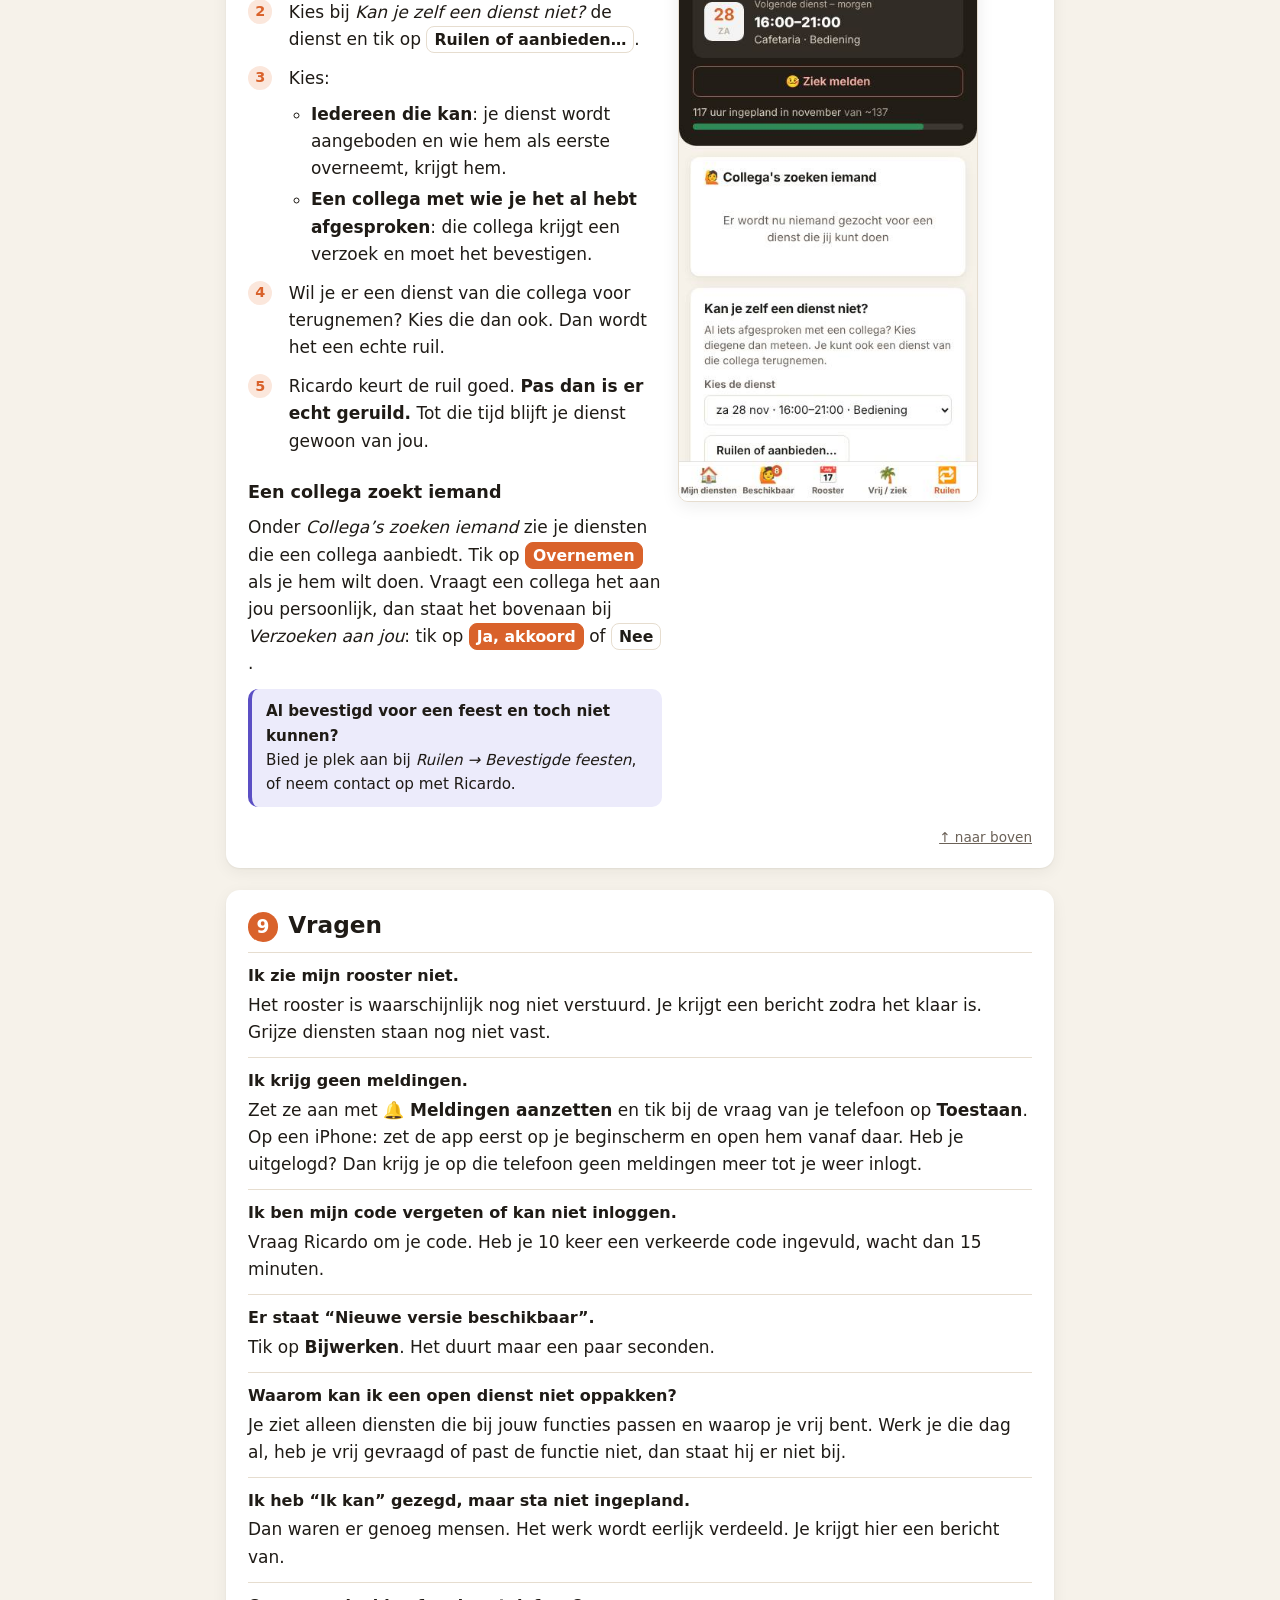
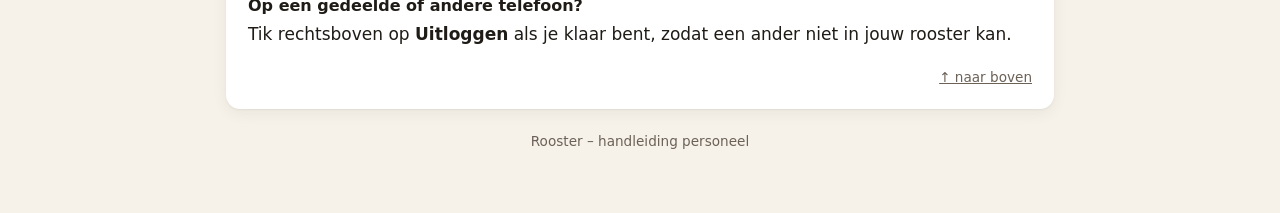
<file: handleiding/personeel.html>
<!doctype html>
<html lang="nl">
<head>
<meta charset="utf-8">
<meta name="viewport" content="width=device-width, initial-scale=1">
<title>Handleiding personeel – Rooster</title>
<link rel="stylesheet" href="stijl.css">
</head>
<body>
<header class="kopbalk"><div class="binnen">
  <img src="../logo-donker.svg" alt="Anytyme De Beurs – Rooster">
  <h1>Zo werkt de rooster-app</h1>
  <p>Voor iedereen die bij ons werkt. Je rooster, vrij vragen, ruilen en ziek melden, allemaal op je telefoon.</p>
  <div class="knoppen"><a class="knop" href="../index.html">← Naar de app</a><a class="knop" href="javascript:print()">🖨️ Afdrukken</a></div>
</div></header>

<main>
<nav class="inhoud" id="top"><h2>Inhoud</h2>
<ol>
  <li><a href="#starten">Inloggen en app installeren</a></li>
  <li><a href="#meldingen">Meldingen aanzetten</a></li>
  <li><a href="#mijn">Mijn diensten</a></li>
  <li><a href="#beschikbaar">Beschikbaar: feesten en open diensten</a></li>
  <li><a href="#rooster">Rooster: wie werkt wanneer</a></li>
  <li><a href="#vrij">Vrij vragen</a></li>
  <li><a href="#ziek">Ziek melden</a></li>
  <li><a href="#ruilen">Ruilen</a></li>
  <li><a href="#vragen">Vragen</a></li>
</ol></nav>

<section id="starten"><h2><span class="nr">1</span>Inloggen en app installeren</h2>
<div class="naast">
  <div style="flex:1 1 300px">
    <ol class="stappen">
      <li>Open de link die je van Ricardo hebt gekregen.</li>
      <li>Tik op <b>je naam</b>.</li>
      <li>Vul je <b>code (PIN)</b> in en tik op <span class="k oranje">Inloggen</span>.</li>
      <li>Je blijft ingelogd op deze telefoon. Je hoeft de code daarna niet steeds opnieuw in te vullen.</li>
    </ol>
    <h3>Zet de app op je beginscherm</h3>
    <ul>
      <li><b>Android (Chrome):</b> menu ⋮ → <i>App installeren</i> of <i>Toevoegen aan startscherm</i>.</li>
      <li><b>iPhone (Safari):</b> deelknop □↑ → <i>Zet op beginscherm</i>. Open de app daarna altijd via het icoontje op je beginscherm.</li>
    </ul>
    <div class="let"><b>Je code is persoonlijk</b>Geef hem aan niemand. Code vergeten? Vraag Ricardo om een nieuwe.</div>
  </div>
  <figure class="tel"><img src="img/p-namen.jpg" alt="Kies je naam" loading="lazy"><figcaption>Kies je naam en vul je code in.</figcaption></figure>
</div>
<a class="naar-boven" href="#top">↑ naar boven</a></section>

<section id="meldingen"><h2><span class="nr">2</span>Meldingen aanzetten</h2>
<p>Zet de meldingen aan, dan hoor je het meteen als:</p>
<ul>
  <li>het nieuwe rooster klaar is;</li>
  <li>er een nieuw feest is waarvoor we mensen zoeken;</li>
  <li>een collega met je wil ruilen;</li>
  <li>er iets verandert aan je dienst.</li>
</ul>
<ol class="stappen">
  <li>Tik op <span class="k">🔔 Meldingen aanzetten</span> (bij Mijn diensten of onder het belletje 🔔 bovenaan).</li>
  <li>Tik bij de vraag van je telefoon op <b>Toestaan</b>.</li>
</ol>
<div class="tip"><b>iPhone</b>Meldingen werken alleen als je de app eerst op je beginscherm zet (zie hierboven) en hem vanaf daar opent.</div>
<p>Alle berichten zie je ook terug onder het belletje 🔔 rechtsboven.</p>
<a class="naar-boven" href="#top">↑ naar boven</a></section>

<section id="mijn"><h2><span class="nr">3</span>Mijn diensten</h2>
<div class="naast">
  <div style="flex:1 1 300px">
    <p>Dit zie je als eerste als je de app opent:</p>
    <ul>
      <li>Bovenaan je <b>volgende dienst</b>, en hoeveel uur je deze maand ingepland staat.</li>
      <li>Het <b>📌 Prikbord</b> met mededelingen.</li>
      <li>Daaronder al je komende diensten.</li>
    </ul>
    <p><b>Grijze diensten</b> staan nog niet vast. Bijvoorbeeld een feest waarvoor je “Ik kan” hebt gezegd, of een voorlopig cafetariarooster. Je hoort het zodra het definitief is.</p>
    <p>Met <span class="k">📲 In mijn agenda</span> zet je al je diensten in de agenda van je telefoon.</p>
  </div>
  <figure class="tel"><img src="img/p-mijn.jpg" alt="Mijn diensten" loading="lazy"></figure>
</div>
<a class="naar-boven" href="#top">↑ naar boven</a></section>

<section id="beschikbaar"><h2><span class="nr">4</span>Beschikbaar: feesten en open diensten</h2>
<p>Hier vind je alles waarop je kunt reageren. Het getal op het tabblad <b>Beschikbaar</b> onderaan laat zien hoeveel er voor je klaarstaat. Bovenaan staan snelknoppen; tik erop en je springt meteen naar dat stuk.</p>
<div class="naast">
  <div style="flex:1 1 300px">
    <h3>🎉 Kun jij op deze feesten?</h3>
    <p>Voor feesten in het zalencentrum vragen we eerst wie er kan.</p>
    <ul>
      <li>Schuif naar <b>rechts</b> (groen) = <b>Ik kan</b>.</li>
      <li>Schuif naar <b>links</b> (rood) = <b>Kan niet</b>.</li>
      <li>Reageer vóór de datum bij <i>Reageren t/m</i>. Tot die datum mag je je antwoord nog veranderen.</li>
      <li>Staat er <i>⏱ Ook later/eerder</i>, dan zijn er plekken met een andere tijd, bijv. <i>Bar 19:30</i>. Kun je pas wat later? Zeg dan toch “Ik kan” en laat het Ricardo even weten.</li>
    </ul>
    <p>Na die datum wordt het feest ingedeeld. Wie het eerst reageert krijgt <b>geen</b> voorrang: het werk wordt eerlijk verdeeld.</p>
    <div class="goed"><b>Tip</b>Reageer altijd, ook als je niet kunt. Dan weet Ricardo waar hij aan toe is en krijg je geen herinnering.</div>
  </div>
  <figure class="tel"><img src="img/p-beschikbaar.jpg" alt="Kun jij op deze feesten?" loading="lazy"></figure>
</div>
<div class="naast">
  <div style="flex:1 1 300px">
    <h3>🙋 Open diensten die jij kunt doen</h3>
    <p>Diensten waar nog niemand op staat. Je ziet alleen diensten die bij jouw functies passen en waarop je vrij bent.</p>
    <ul>
      <li>Ze staan per feest of per dag bij elkaar, bijvoorbeeld <i>2× Bediening 16:00–21:00</i>.</li>
      <li>Tik op <span class="k oranje">Oppakken</span> en de dienst is van jou. Hij staat dan meteen bij <i>Mijn diensten</i>.</li>
      <li>Staat er <i>⭐ nu doet Ricardo dit</i>? Dan doet Ricardo die plek zelf, maar mag jij hem overnemen als je wilt werken.</li>
    </ul>
    <h3>☕ Open cafetariadiensten</h3>
    <p>Als het nieuwe cafetariarooster gemaakt wordt, zie je hier de diensten die nog open zijn. Wil je (extra) werken? Zet de schuif op <b>Ik kan</b>. Na de datum die erbij staat wordt het werk eerlijk verdeeld.</p>
  </div>
  <figure class="tel"><img src="img/p-open.jpg" alt="Open diensten" loading="lazy"></figure>
</div>
<a class="naar-boven" href="#top">↑ naar boven</a></section>

<section id="rooster"><h2><span class="nr">5</span>Rooster: wie werkt wanneer</h2>
<div class="naast">
  <div style="flex:1 1 300px">
    <ul>
      <li>Kies bovenaan <b>Maand</b>, <b>Week</b> of <b>Dag</b>.</li>
      <li>Met ◀ ▶ ga je naar de vorige of volgende periode.</li>
      <li>Kies <b>Alles</b>, <b>Cafetaria</b> of <b>Zalencentrum</b>.</li>
      <li>Tik in de maand op een dag om te zien wie er die dag werkt.</li>
    </ul>
    <p>Je ziet het rooster pas als Ricardo het heeft verstuurd. Daarna krijg je een bericht.</p>
  </div>
  <figure class="tel"><img src="img/p-rooster.jpg" alt="Rooster" loading="lazy"></figure>
</div>
<a class="naar-boven" href="#top">↑ naar boven</a></section>

<section id="vrij"><h2><span class="nr">6</span>Vrij vragen</h2>
<div class="naast">
  <div style="flex:1 1 300px">
    <ol class="stappen">
      <li>Ga naar <b>Vrij / ziek</b>.</li>
      <li>Kies <b>Van</b> en <b>Tot en met</b>. Voor één dag vul je twee keer dezelfde datum in.</li>
      <li>Vul eventueel een reden in en tik op <span class="k oranje">Aanvragen</span>.</li>
    </ol>
    <p>Onder <i>Mijn aanvragen</i> zie je of het <span class="label oranje">in behandeling</span>, <span class="label groen">goedgekeurd</span> of <span class="label rood">afgewezen</span> is. Je krijgt ook een bericht. Zolang het nog niet beslist is, kun je de aanvraag intrekken.</p>
    <div class="goed"><b>Vraag op tijd vrij</b>Het liefst voordat het rooster voor die maand gemaakt wordt (ongeveer 3 weken voor de nieuwe maand). Dan houdt de planner er meteen rekening mee.</div>
  </div>
  <figure class="tel"><img src="img/p-vrij.jpg" alt="Vrij vragen" loading="lazy"></figure>
</div>
<a class="naar-boven" href="#top">↑ naar boven</a></section>

<section id="ziek"><h2><span class="nr">7</span>Ziek melden</h2>
<div class="naast">
  <div style="flex:1 1 300px">
    <ol class="stappen">
      <li>Tik op <span class="k" style="color:#c43c3c;border-color:#c43c3c">🤒 Ziek melden</span>. Die knop staat bovenaan de app en onder <i>Vrij / ziek</i>.</li>
      <li>Vink aan welke diensten je niet kunt doen en vanaf wanneer je ziek bent.</li>
      <li>Tik op <b>Ziek melden</b>.</li>
      <li><b>Bel daarna altijd even Ricardo.</b> De app laat een knop zien om hem meteen te bellen.</li>
    </ol>
    <p>Je hoeft niet te vertellen wat je hebt.</p>
    <p>Ben je weer beter? Ga naar <b>Vrij / ziek</b> en tik op <span class="k groen">Ik ben weer beter</span>. Bel Ricardo om te laten weten dat je beter bent.</p>
    <div class="let"><b>Meld je zo vroeg mogelijk</b>Hoe eerder je het laat weten, hoe makkelijker er een vervanger gevonden wordt.</div>
  </div>
  <figure class="tel"><img src="img/p-ziek.jpg" alt="Ziek melden" loading="lazy"></figure>
</div>
<a class="naar-boven" href="#top">↑ naar boven</a></section>

<section id="ruilen"><h2><span class="nr">8</span>Ruilen</h2>
<div class="naast">
  <div style="flex:1 1 300px">
    <h3>Kun je zelf een dienst niet?</h3>
    <ol class="stappen">
      <li>Ga naar <b>Ruilen</b>.</li>
      <li>Kies bij <i>Kan je zelf een dienst niet?</i> de dienst en tik op <span class="k">Ruilen of aanbieden…</span>.</li>
      <li>Kies:
        <ul><li><b>Iedereen die kan</b>: je dienst wordt aangeboden en wie hem als eerste overneemt, krijgt hem.</li>
            <li><b>Een collega met wie je het al hebt afgesproken</b>: die collega krijgt een verzoek en moet het bevestigen.</li></ul></li>
      <li>Wil je er een dienst van die collega voor terugnemen? Kies die dan ook. Dan wordt het een echte ruil.</li>
      <li>Ricardo keurt de ruil goed. <b>Pas dan is er echt geruild.</b> Tot die tijd blijft je dienst gewoon van jou.</li>
    </ol>
    <h3>Een collega zoekt iemand</h3>
    <p>Onder <i>Collega’s zoeken iemand</i> zie je diensten die een collega aanbiedt. Tik op <span class="k oranje">Overnemen</span> als je hem wilt doen. Vraagt een collega het aan jou persoonlijk, dan staat het bovenaan bij <i>Verzoeken aan jou</i>: tik op <span class="k oranje">Ja, akkoord</span> of <span class="k">Nee</span>.</p>
    <div class="tip"><b>Al bevestigd voor een feest en toch niet kunnen?</b>Bied je plek aan bij <i>Ruilen → Bevestigde feesten</i>, of neem contact op met Ricardo.</div>
  </div>
  <figure class="tel"><img src="img/p-ruil.jpg" alt="Ruilen" loading="lazy"></figure>
</div>
<a class="naar-boven" href="#top">↑ naar boven</a></section>

<section id="vragen"><h2><span class="nr">9</span>Vragen</h2>
<div class="vraag"><h3>Ik zie mijn rooster niet.</h3><p>Het rooster is waarschijnlijk nog niet verstuurd. Je krijgt een bericht zodra het klaar is. Grijze diensten staan nog niet vast.</p></div>
<div class="vraag"><h3>Ik krijg geen meldingen.</h3><p>Zet ze aan met <b>🔔 Meldingen aanzetten</b> en tik bij de vraag van je telefoon op <b>Toestaan</b>. Op een iPhone: zet de app eerst op je beginscherm en open hem vanaf daar. Heb je uitgelogd? Dan krijg je op die telefoon geen meldingen meer tot je weer inlogt.</p></div>
<div class="vraag"><h3>Ik ben mijn code vergeten of kan niet inloggen.</h3><p>Vraag Ricardo om je code. Heb je 10 keer een verkeerde code ingevuld, wacht dan 15 minuten.</p></div>
<div class="vraag"><h3>Er staat “Nieuwe versie beschikbaar”.</h3><p>Tik op <b>Bijwerken</b>. Het duurt maar een paar seconden.</p></div>
<div class="vraag"><h3>Waarom kan ik een open dienst niet oppakken?</h3><p>Je ziet alleen diensten die bij jouw functies passen en waarop je vrij bent. Werk je die dag al, heb je vrij gevraagd of past de functie niet, dan staat hij er niet bij.</p></div>
<div class="vraag"><h3>Ik heb “Ik kan” gezegd, maar sta niet ingepland.</h3><p>Dan waren er genoeg mensen. Het werk wordt eerlijk verdeeld. Je krijgt hier een bericht van.</p></div>
<div class="vraag"><h3>Op een gedeelde of andere telefoon?</h3><p>Tik rechtsboven op <b>Uitloggen</b> als je klaar bent, zodat een ander niet in jouw rooster kan.</p></div>
<a class="naar-boven" href="#top">↑ naar boven</a></section>

<footer>Rooster – handleiding personeel</footer>
</main>
</body>
</html>
</file>
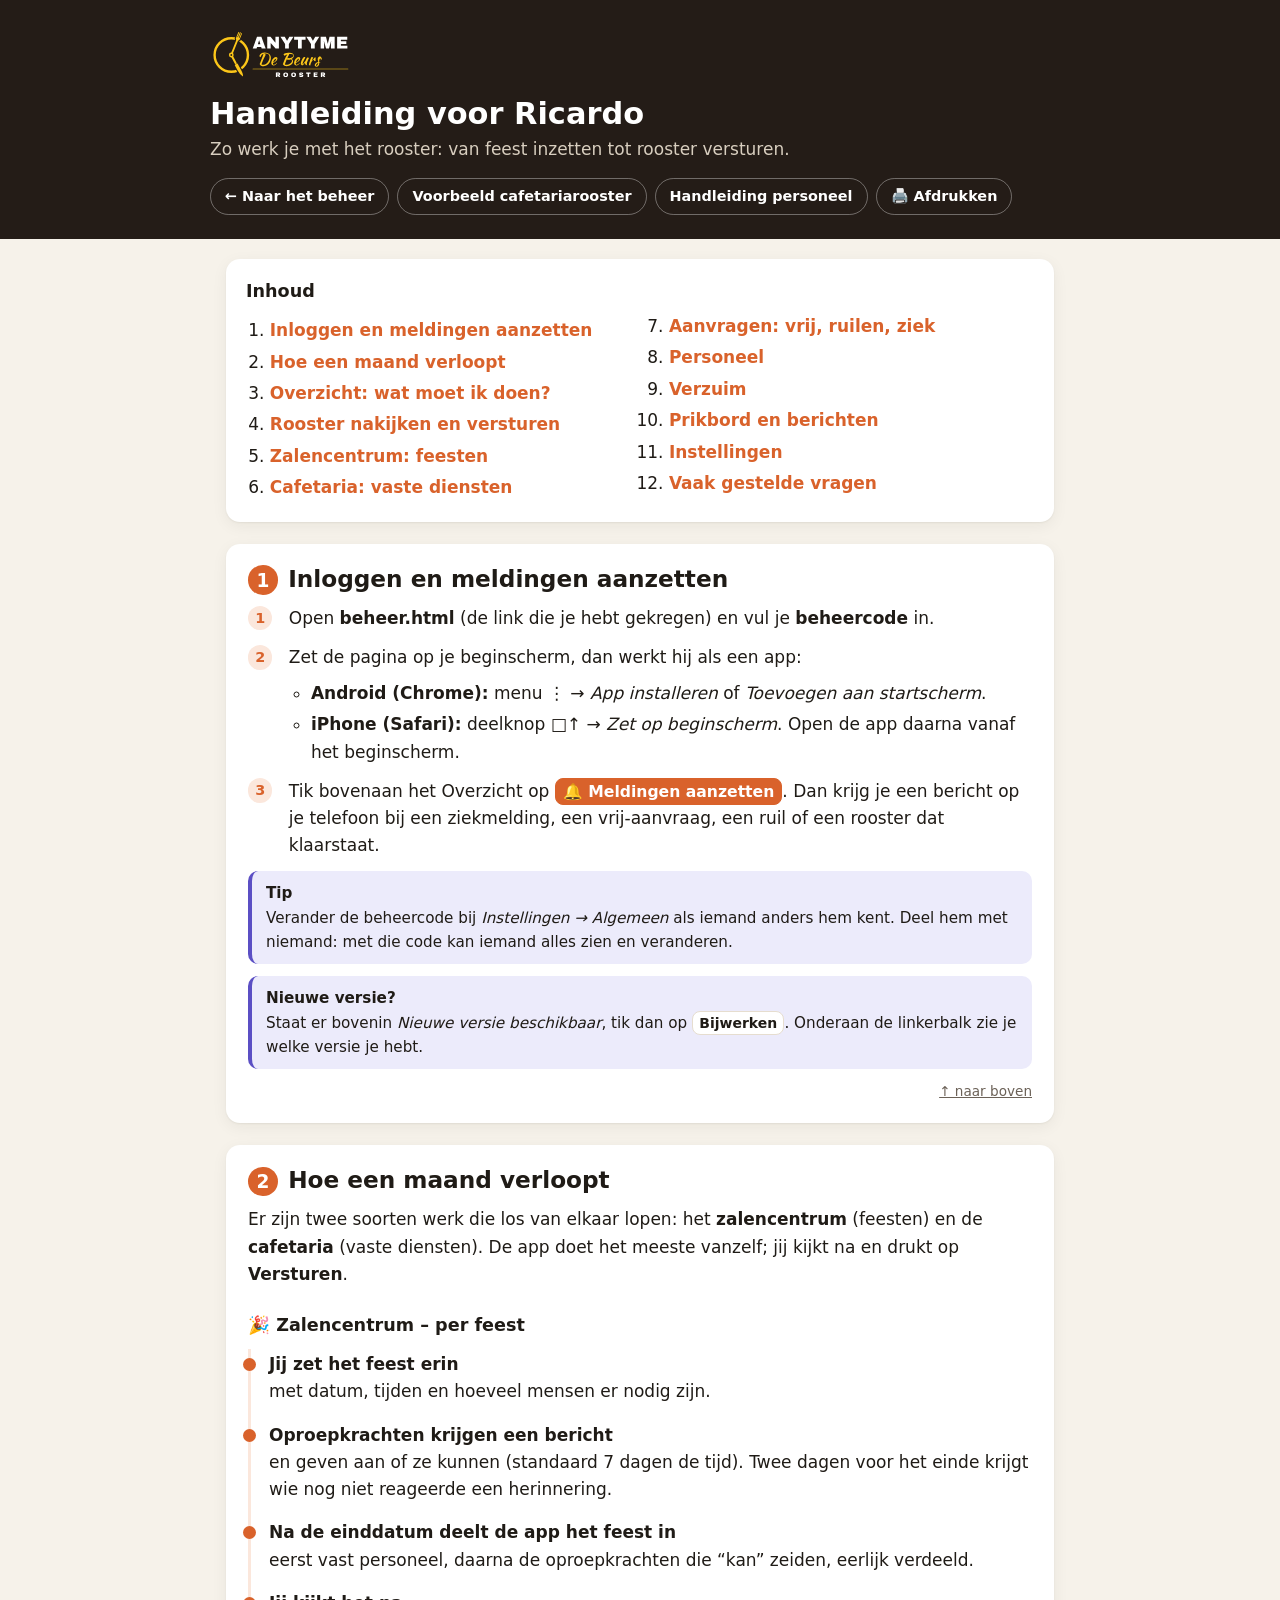
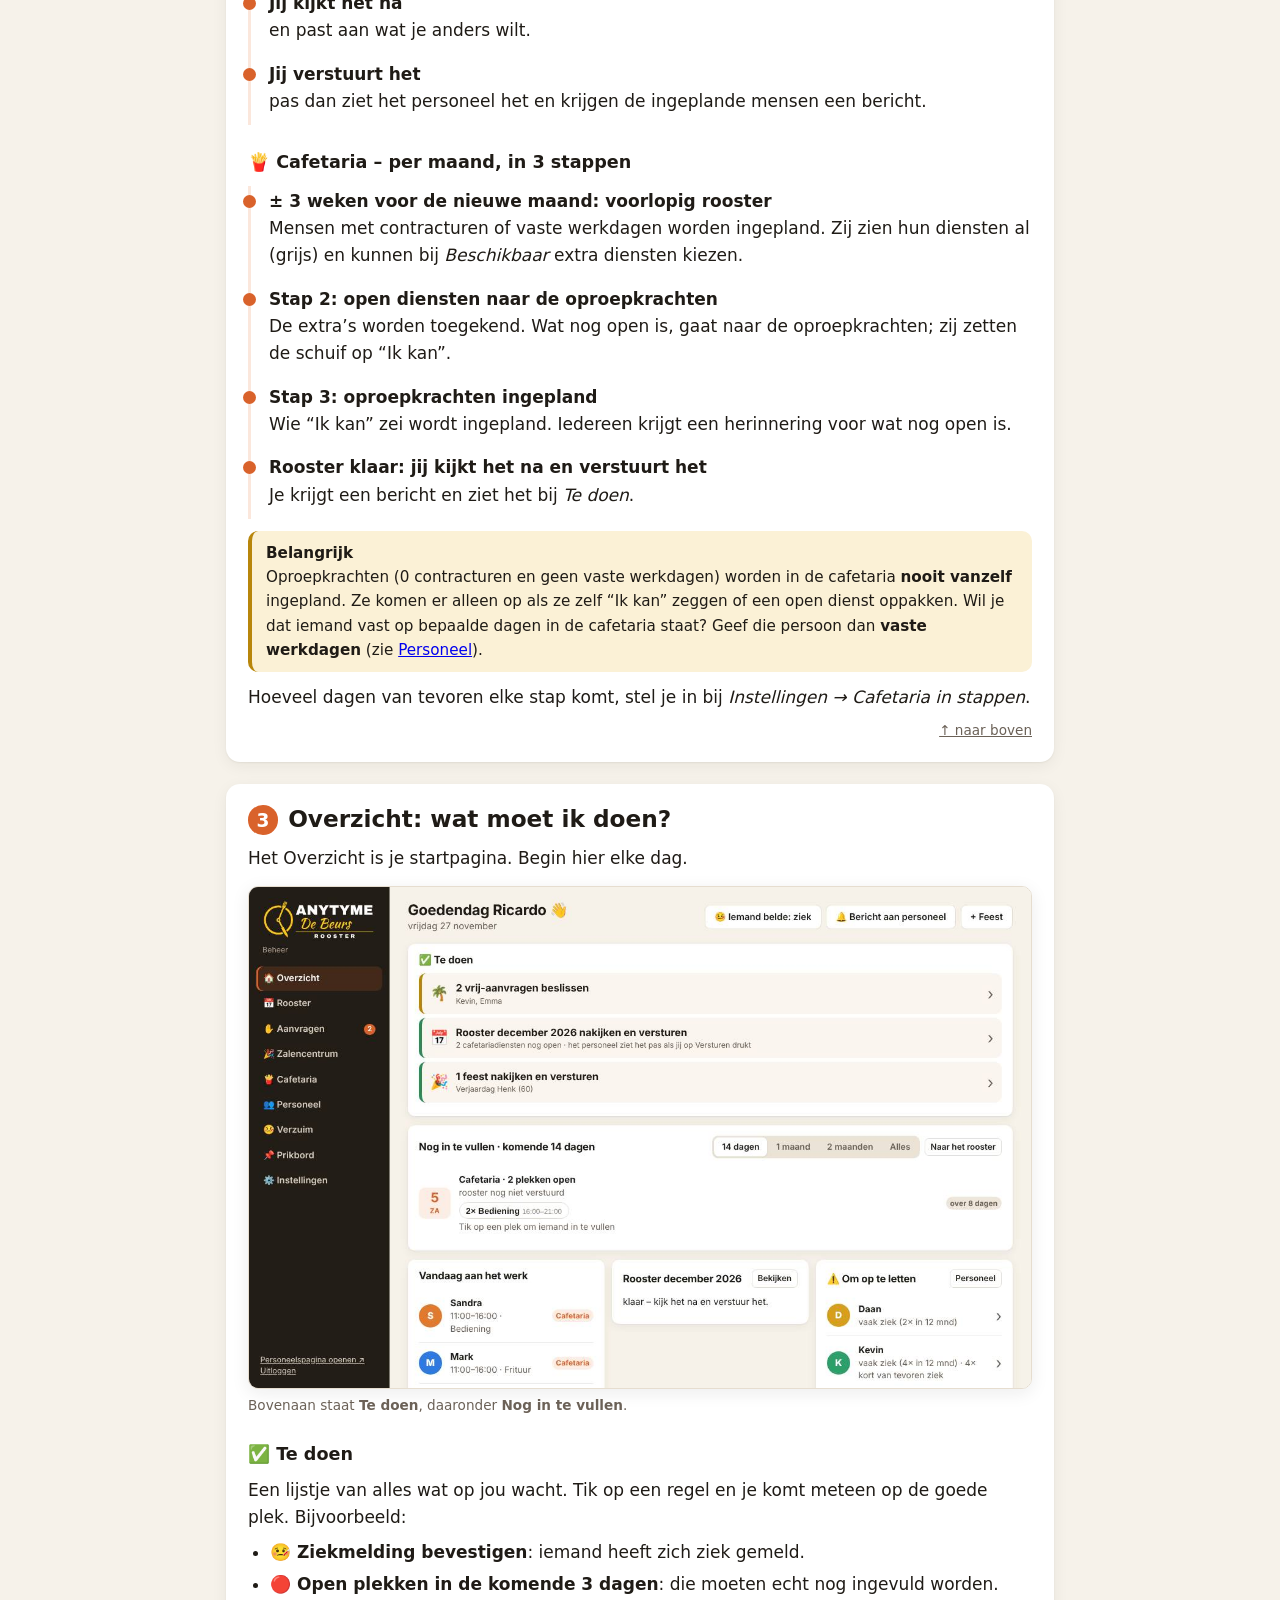
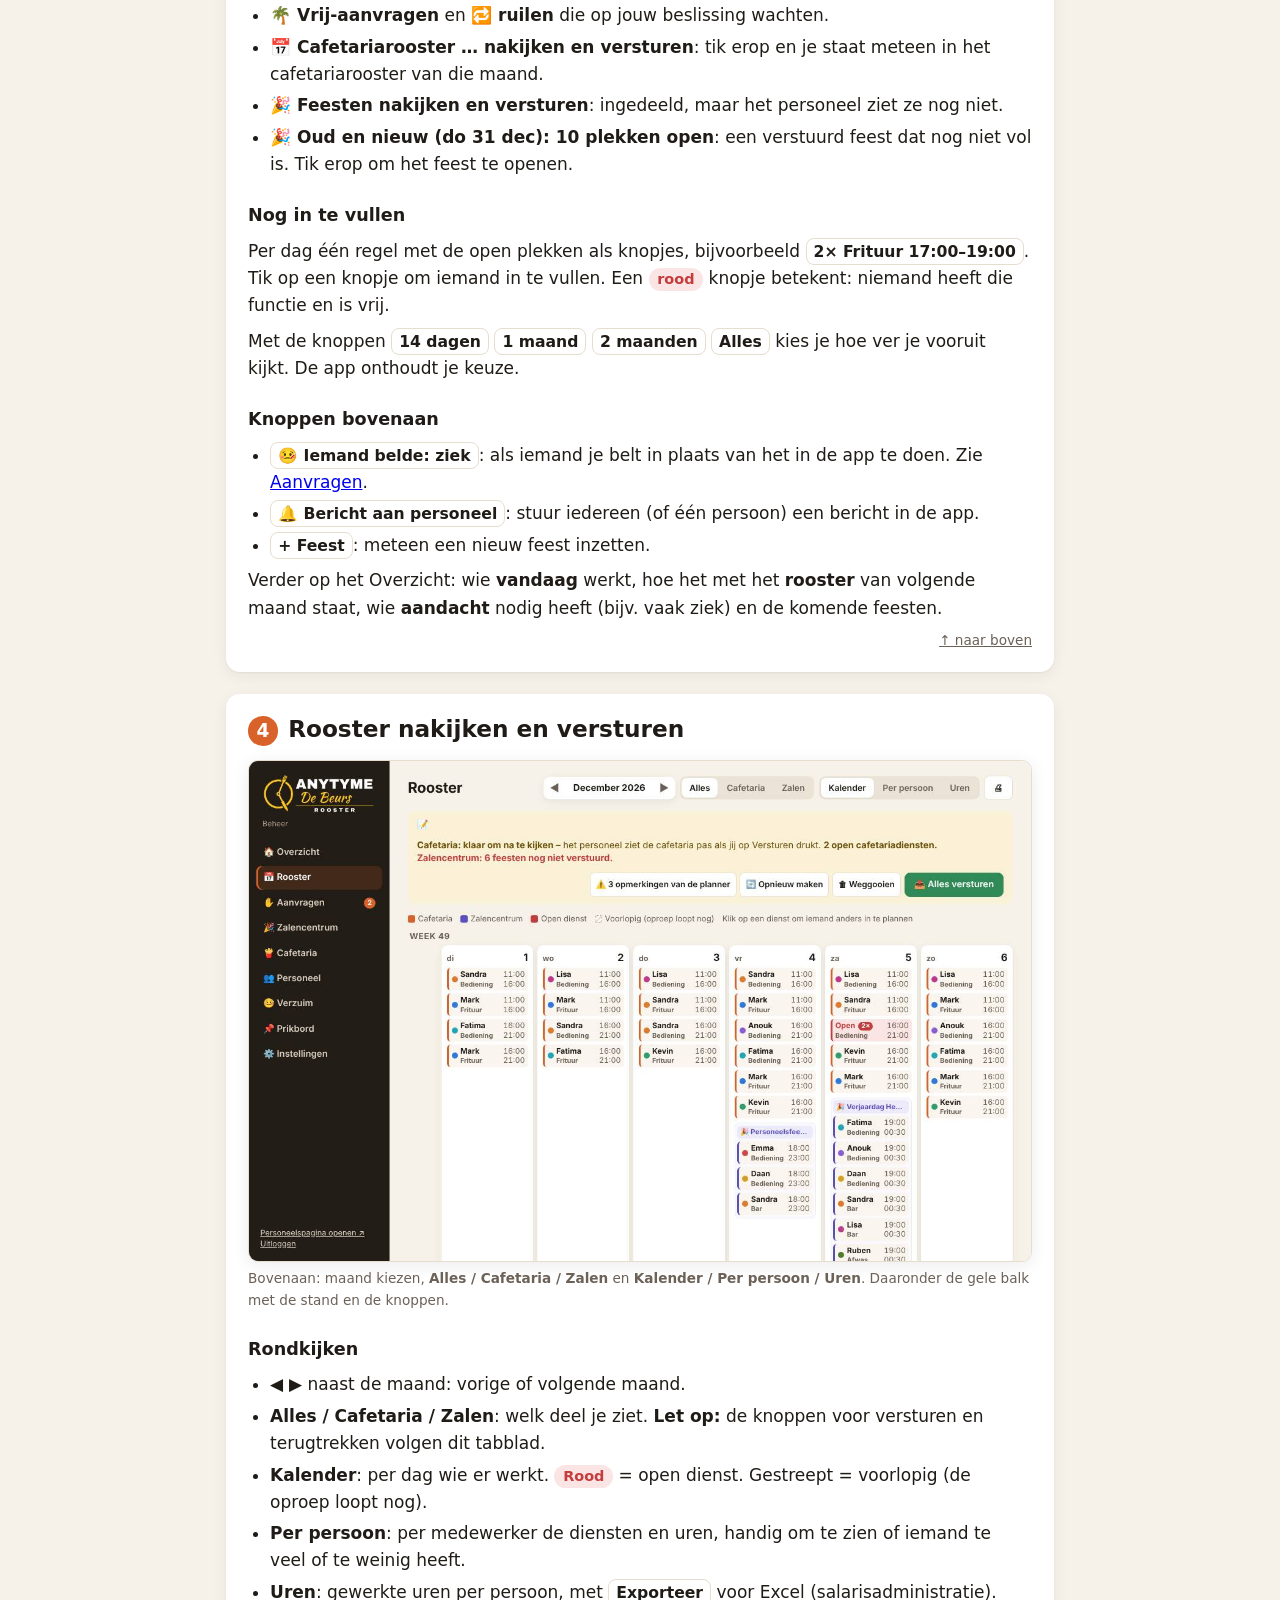
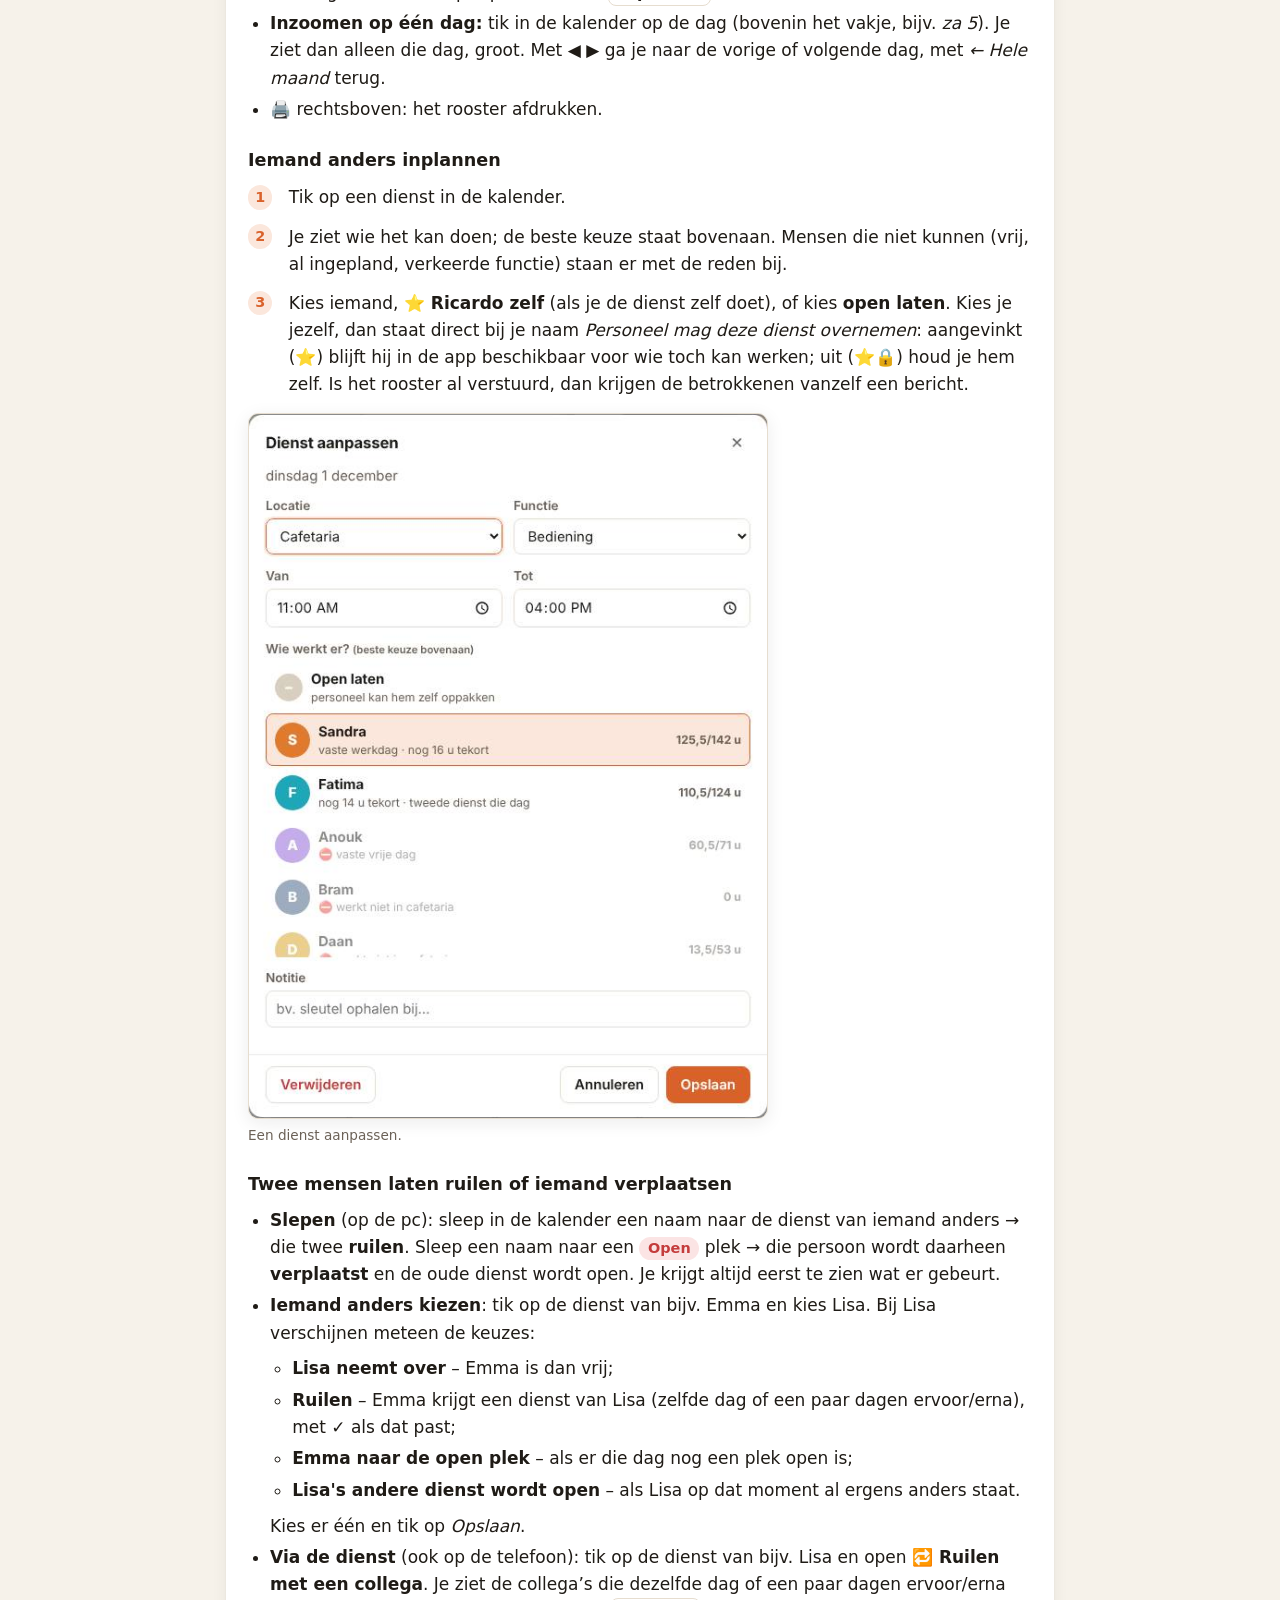
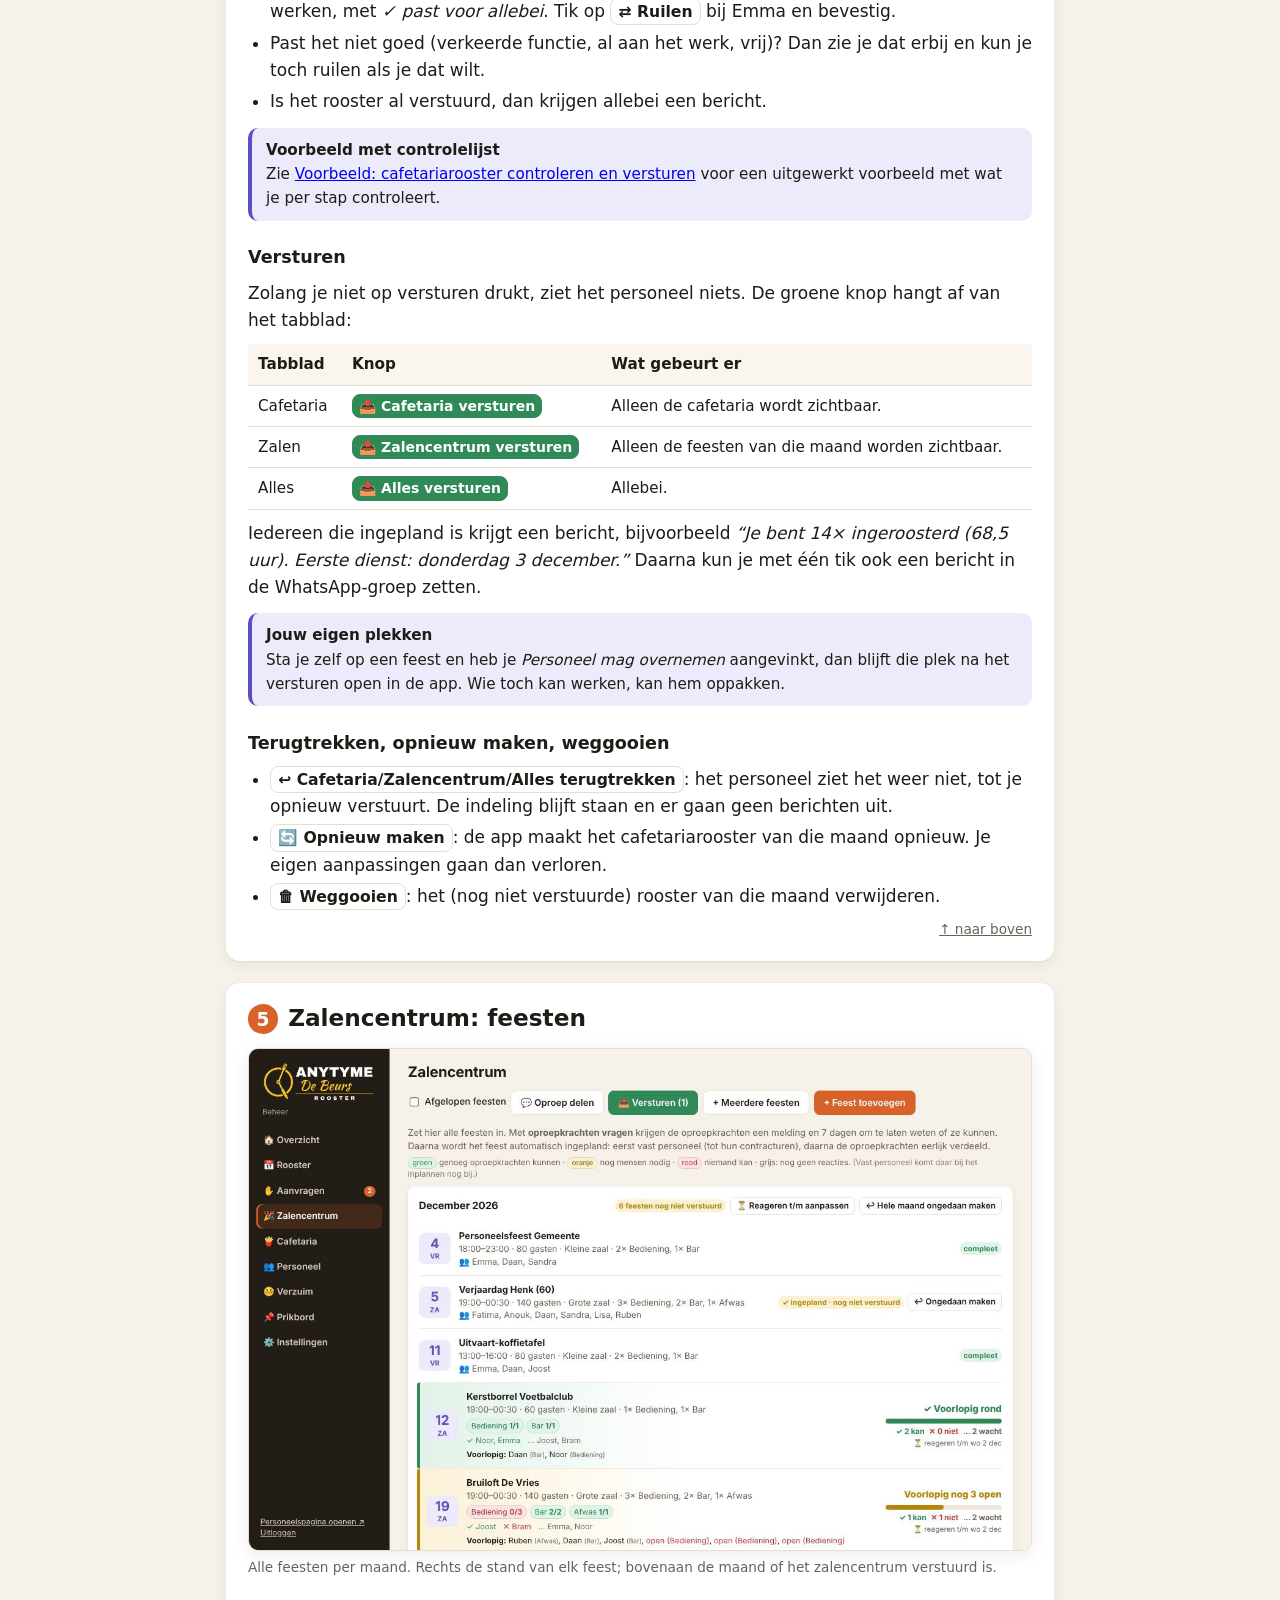
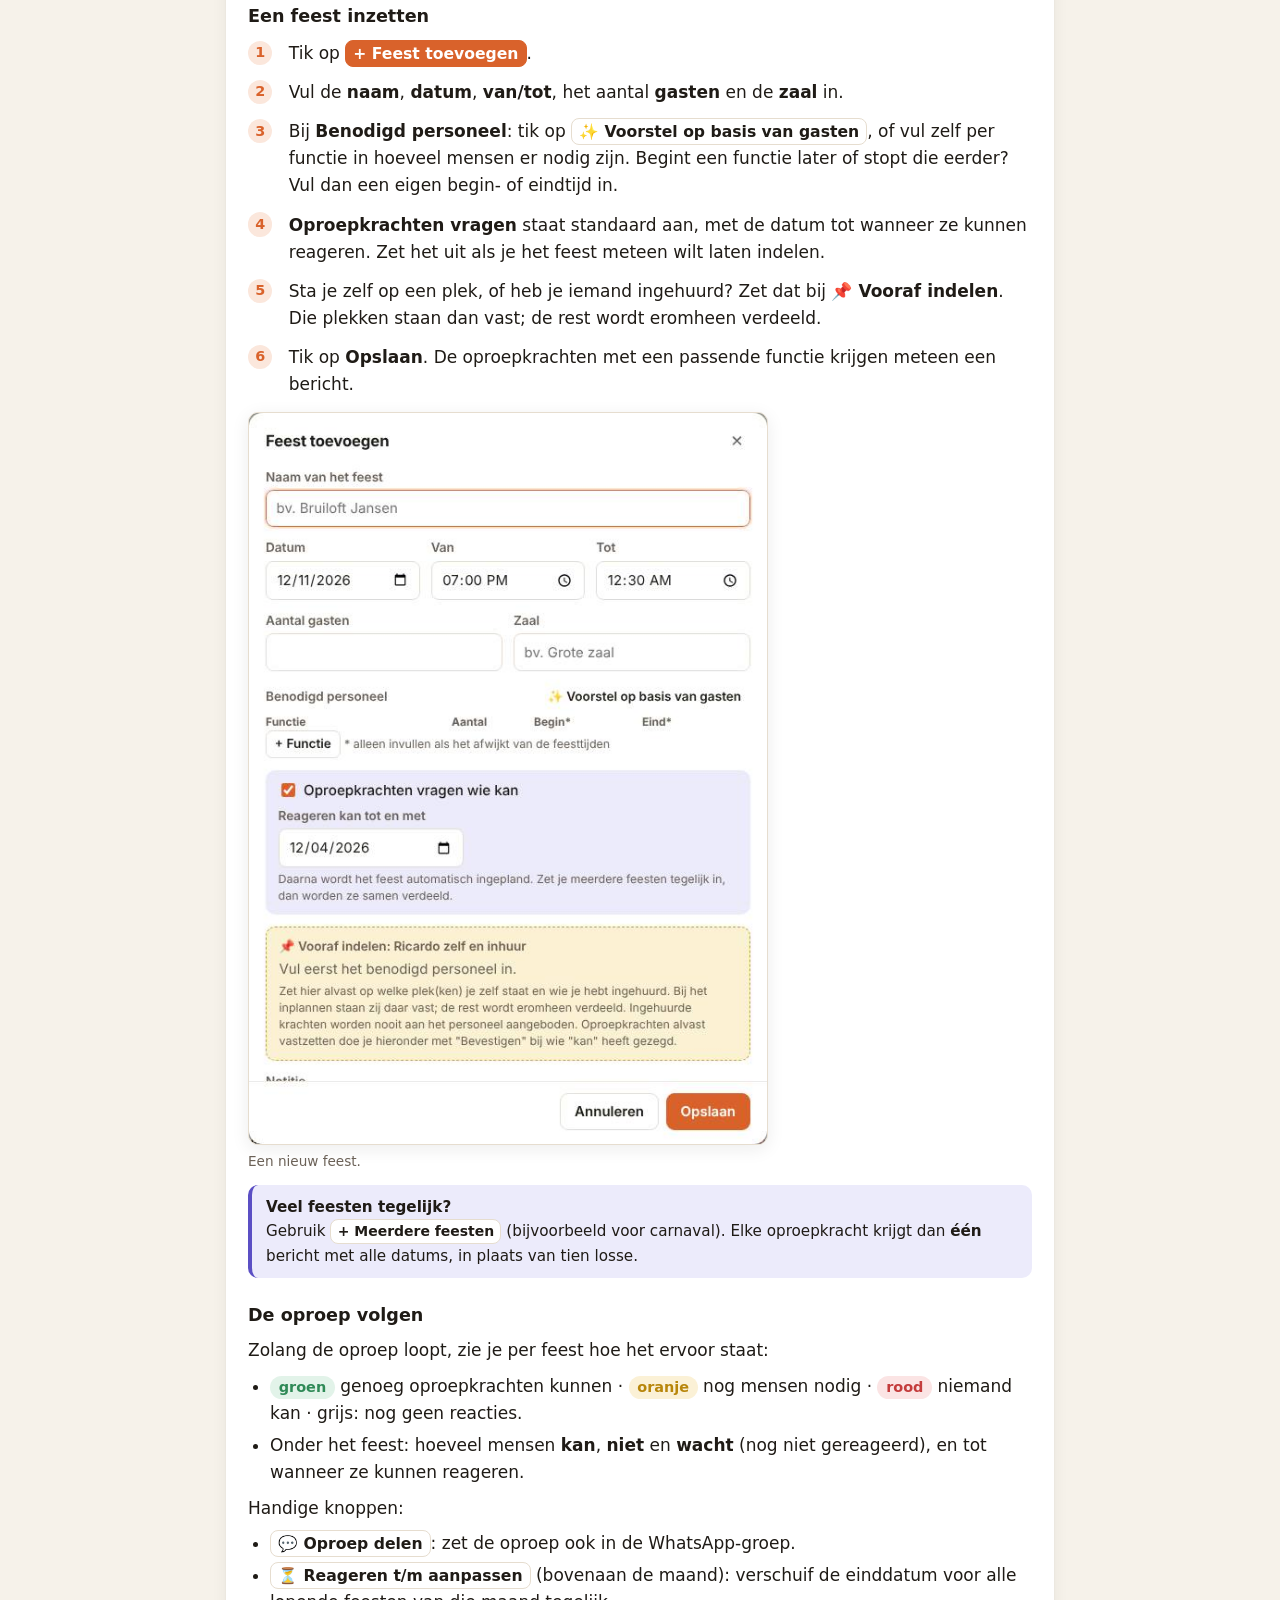
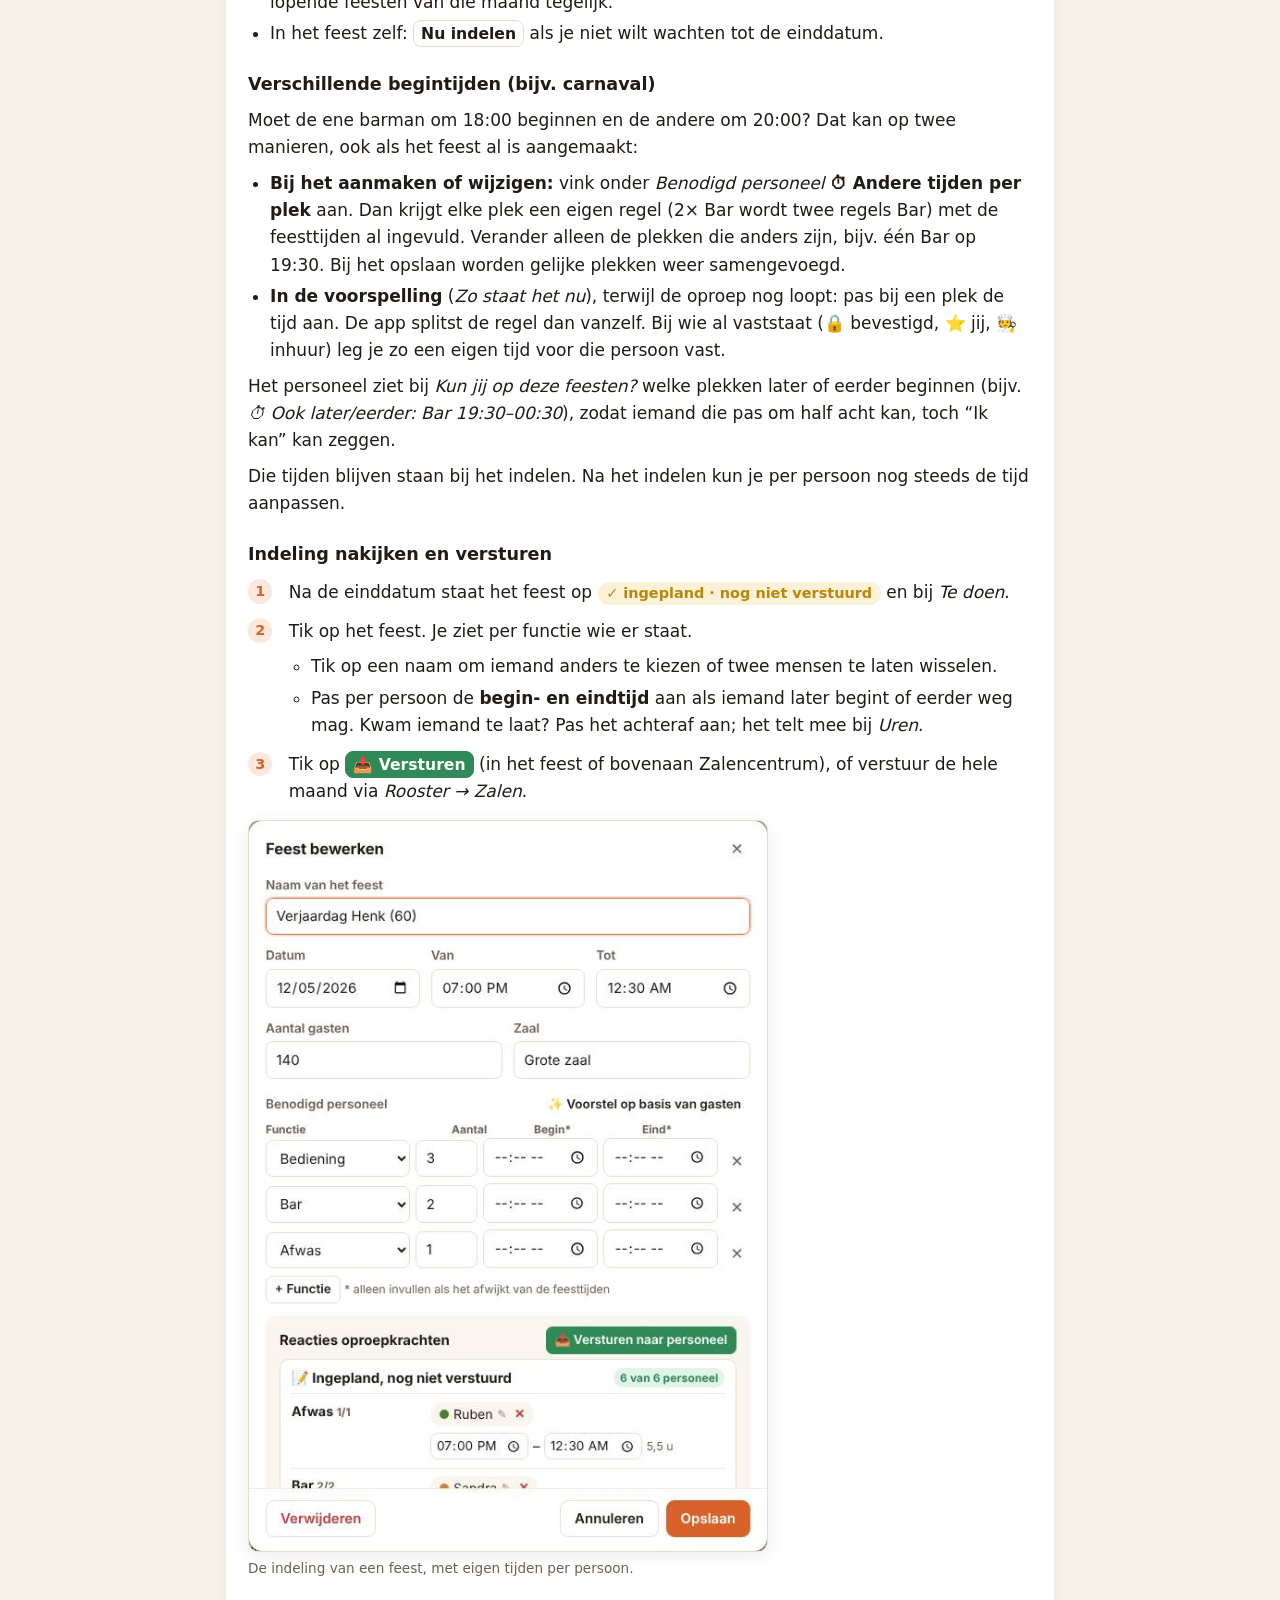
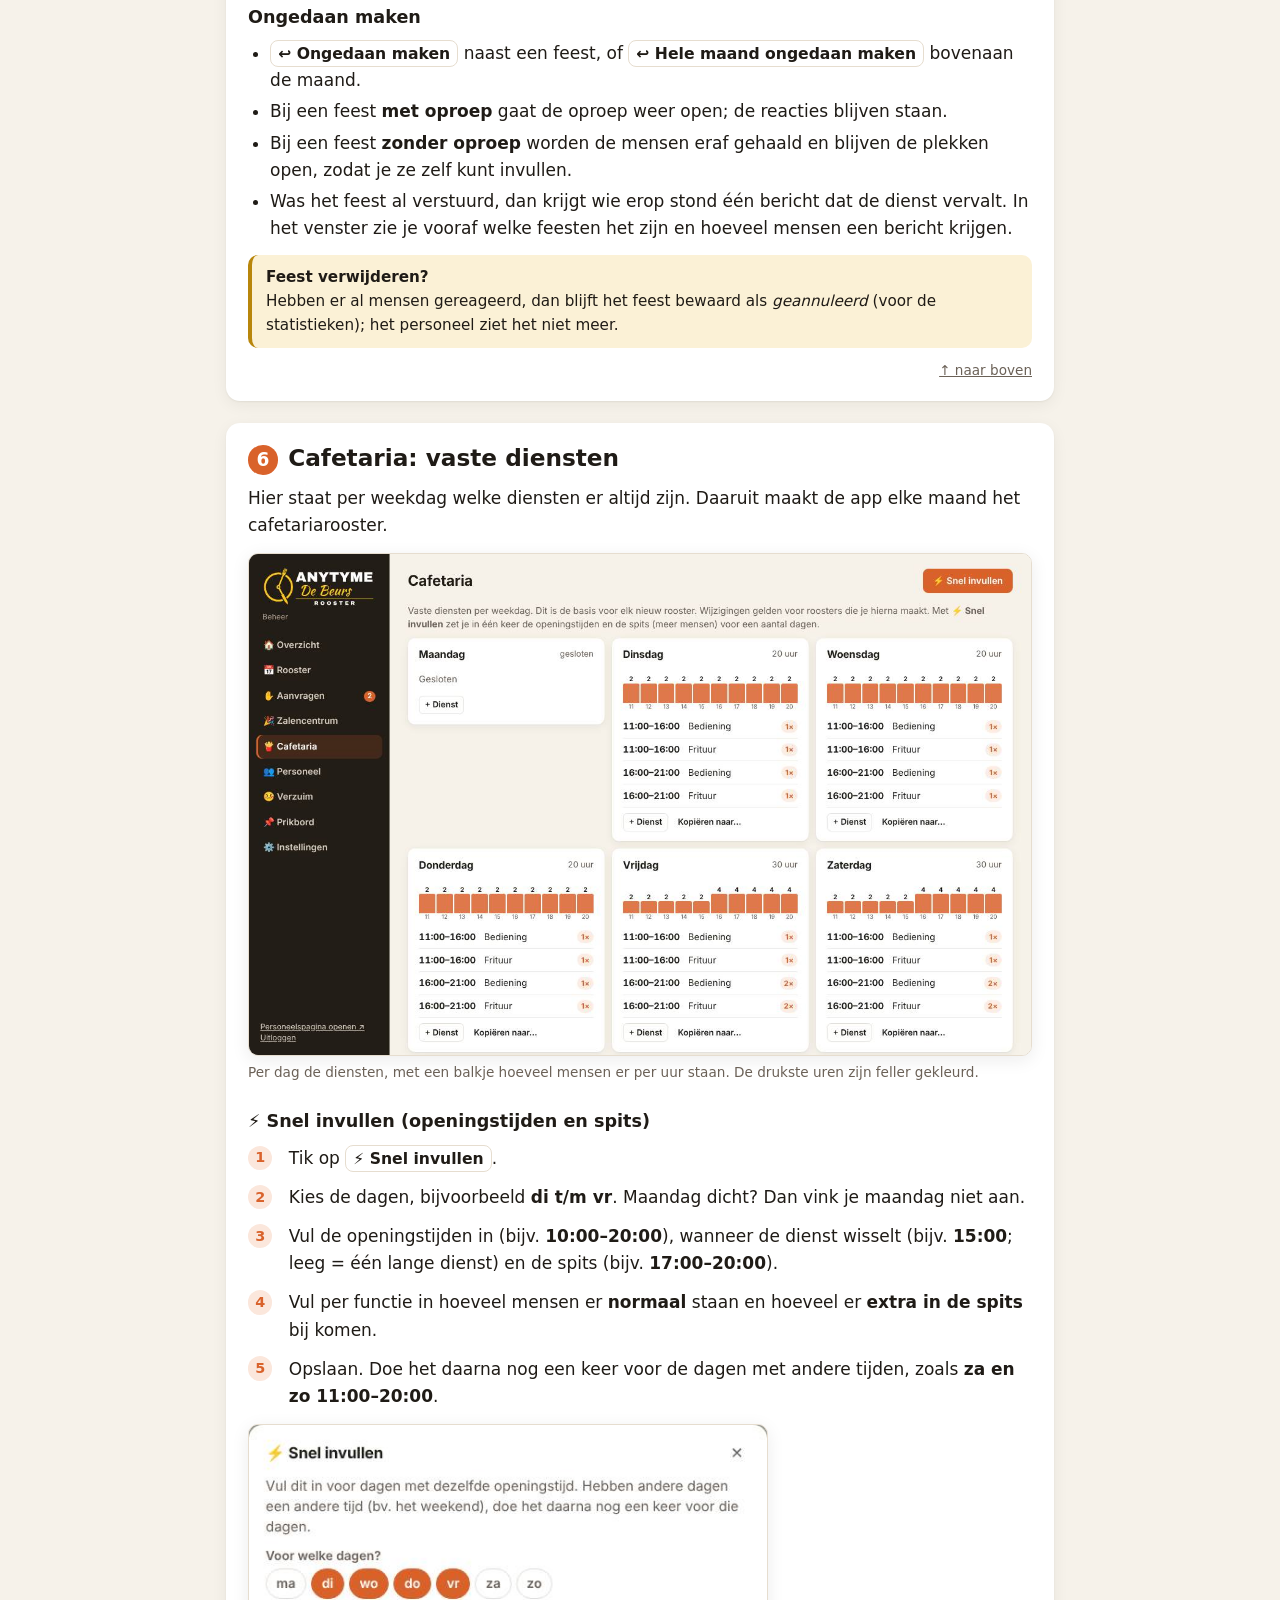
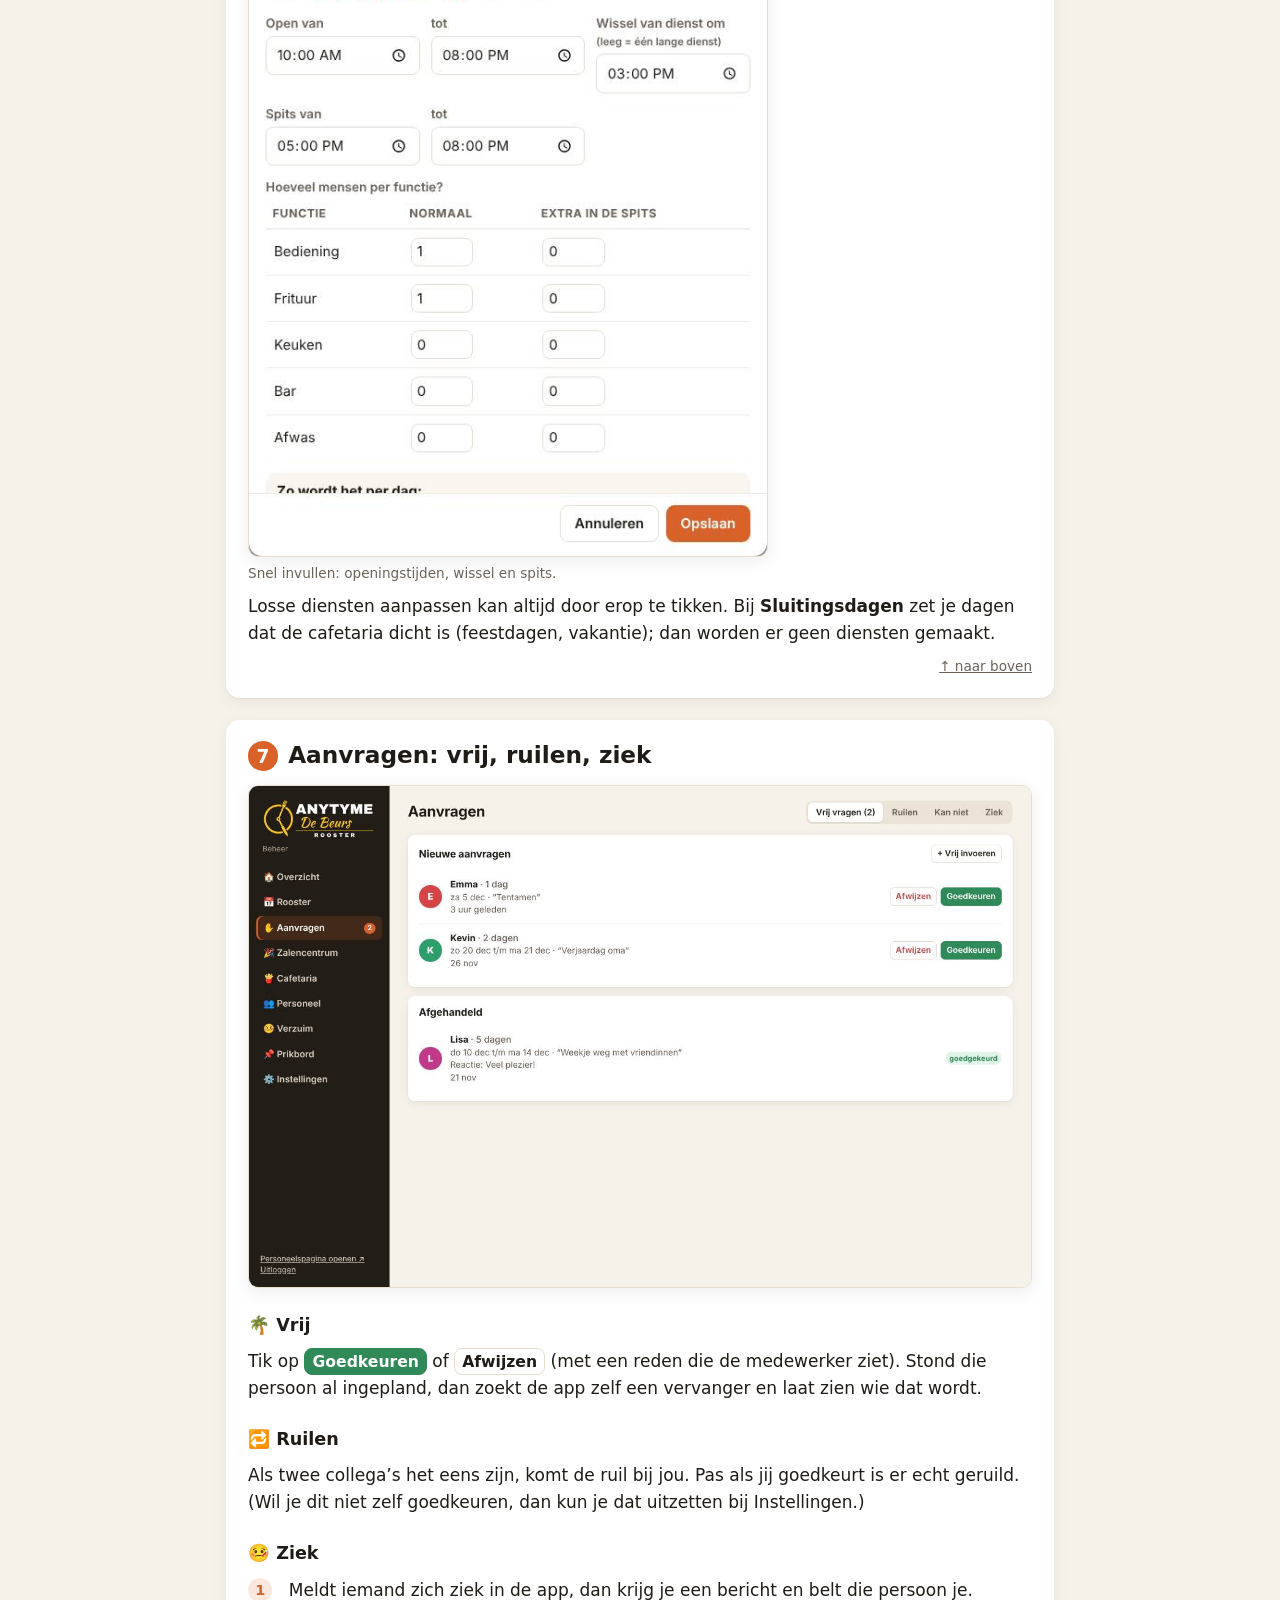
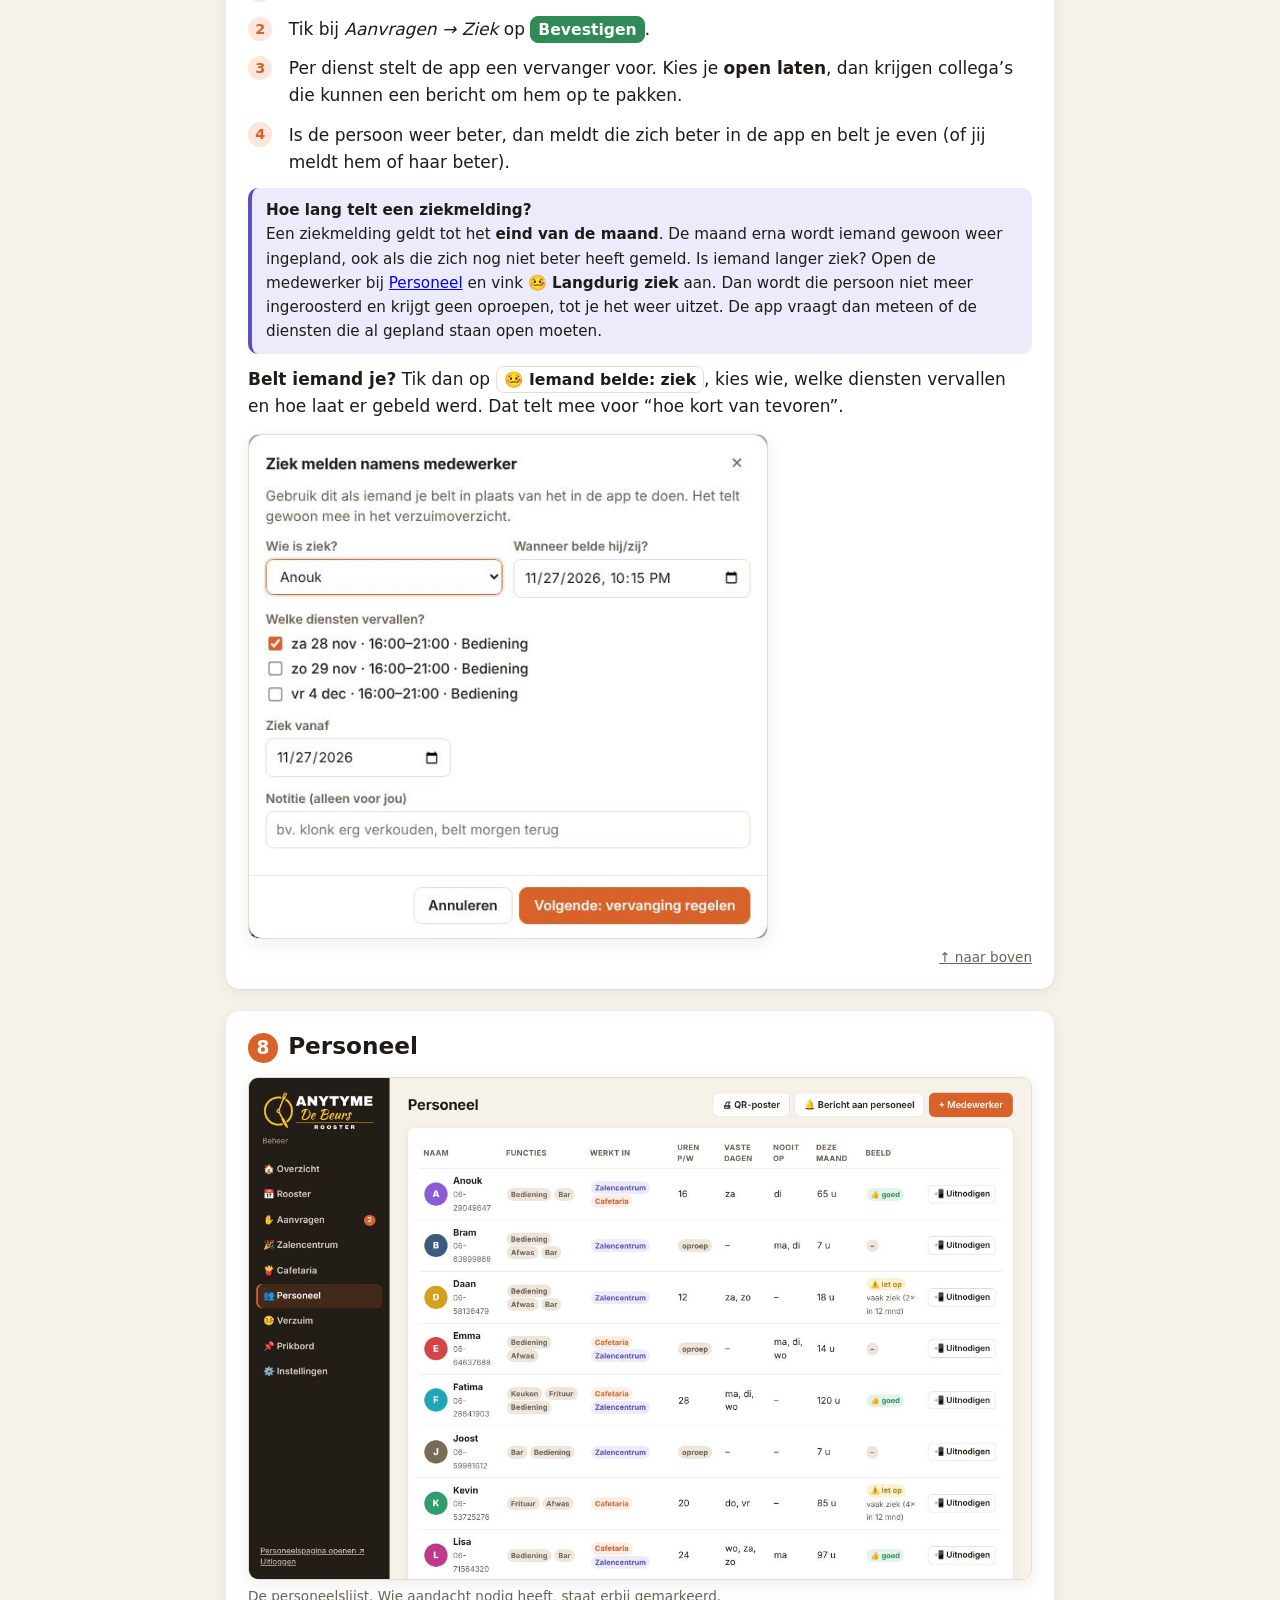
<file: handleiding/ricardo.html>
<!doctype html>
<html lang="nl">
<head>
<meta charset="utf-8">
<meta name="viewport" content="width=device-width, initial-scale=1">
<title>Handleiding beheer – Rooster</title>
<link rel="stylesheet" href="stijl.css">
</head>
<body>
<header class="kopbalk"><div class="binnen">
  <img src="../logo-donker.svg" alt="Anytyme De Beurs – Rooster">
  <h1>Handleiding voor Ricardo</h1>
  <p>Zo werk je met het rooster: van feest inzetten tot rooster versturen.</p>
  <div class="knoppen"><a class="knop" href="../beheer.html">← Naar het beheer</a><a class="knop" href="cafetaria.html">Voorbeeld cafetariarooster</a><a class="knop" href="personeel.html">Handleiding personeel</a><a class="knop" href="javascript:print()">🖨️ Afdrukken</a></div>
</div></header>

<main>
<nav class="inhoud" id="top"><h2>Inhoud</h2>
<ol>
  <li><a href="#starten">Inloggen en meldingen aanzetten</a></li>
  <li><a href="#maand">Hoe een maand verloopt</a></li>
  <li><a href="#overzicht">Overzicht: wat moet ik doen?</a></li>
  <li><a href="#rooster">Rooster nakijken en versturen</a></li>
  <li><a href="#feesten">Zalencentrum: feesten</a></li>
  <li><a href="#cafetaria">Cafetaria: vaste diensten</a></li>
  <li><a href="#aanvragen">Aanvragen: vrij, ruilen, ziek</a></li>
  <li><a href="#personeel">Personeel</a></li>
  <li><a href="#verzuim">Verzuim</a></li>
  <li><a href="#prikbord">Prikbord en berichten</a></li>
  <li><a href="#instellingen">Instellingen</a></li>
  <li><a href="#vragen">Vaak gestelde vragen</a></li>
</ol></nav>

<!-- 1 -->
<section id="starten"><h2><span class="nr">1</span>Inloggen en meldingen aanzetten</h2>
<ol class="stappen">
  <li>Open <b>beheer.html</b> (de link die je hebt gekregen) en vul je <b>beheercode</b> in.</li>
  <li>Zet de pagina op je beginscherm, dan werkt hij als een app:
    <ul><li><b>Android (Chrome):</b> menu ⋮ → <i>App installeren</i> of <i>Toevoegen aan startscherm</i>.</li>
        <li><b>iPhone (Safari):</b> deelknop □↑ → <i>Zet op beginscherm</i>. Open de app daarna vanaf het beginscherm.</li></ul></li>
  <li>Tik bovenaan het Overzicht op <span class="k oranje">🔔 Meldingen aanzetten</span>. Dan krijg je een bericht op je telefoon bij een ziekmelding, een vrij-aanvraag, een ruil of een rooster dat klaarstaat.</li>
</ol>
<div class="tip"><b>Tip</b>Verander de beheercode bij <i>Instellingen → Algemeen</i> als iemand anders hem kent. Deel hem met niemand: met die code kan iemand alles zien en veranderen.</div>
<div class="tip"><b>Nieuwe versie?</b>Staat er bovenin <i>Nieuwe versie beschikbaar</i>, tik dan op <span class="k">Bijwerken</span>. Onderaan de linkerbalk zie je welke versie je hebt.</div>
<a class="naar-boven" href="#top">↑ naar boven</a></section>

<!-- 2 -->
<section id="maand"><h2><span class="nr">2</span>Hoe een maand verloopt</h2>
<p>Er zijn twee soorten werk die los van elkaar lopen: het <b>zalencentrum</b> (feesten) en de <b>cafetaria</b> (vaste diensten). De app doet het meeste vanzelf; jij kijkt na en drukt op <b>Versturen</b>.</p>

<h3>🎉 Zalencentrum – per feest</h3>
<ul class="tijdlijn">
  <li><b>Jij zet het feest erin</b>met datum, tijden en hoeveel mensen er nodig zijn.</li>
  <li><b>Oproepkrachten krijgen een bericht</b>en geven aan of ze kunnen (standaard 7 dagen de tijd). Twee dagen voor het einde krijgt wie nog niet reageerde een herinnering.</li>
  <li><b>Na de einddatum deelt de app het feest in</b>eerst vast personeel, daarna de oproepkrachten die “kan” zeiden, eerlijk verdeeld.</li>
  <li><b>Jij kijkt het na</b>en past aan wat je anders wilt.</li>
  <li><b>Jij verstuurt het</b>pas dan ziet het personeel het en krijgen de ingeplande mensen een bericht.</li>
</ul>

<h3>🍟 Cafetaria – per maand, in 3 stappen</h3>
<ul class="tijdlijn">
  <li><b>± 3 weken voor de nieuwe maand: voorlopig rooster</b>Mensen met contracturen of vaste werkdagen worden ingepland. Zij zien hun diensten al (grijs) en kunnen bij <i>Beschikbaar</i> extra diensten kiezen.</li>
  <li><b>Stap 2: open diensten naar de oproepkrachten</b>De extra’s worden toegekend. Wat nog open is, gaat naar de oproepkrachten; zij zetten de schuif op “Ik kan”.</li>
  <li><b>Stap 3: oproepkrachten ingepland</b>Wie “Ik kan” zei wordt ingepland. Iedereen krijgt een herinnering voor wat nog open is.</li>
  <li><b>Rooster klaar: jij kijkt het na en verstuurt het</b>Je krijgt een bericht en ziet het bij <i>Te doen</i>.</li>
</ul>
<div class="let"><b>Belangrijk</b>Oproepkrachten (0 contracturen en geen vaste werkdagen) worden in de cafetaria <b>nooit vanzelf</b> ingepland. Ze komen er alleen op als ze zelf “Ik kan” zeggen of een open dienst oppakken. Wil je dat iemand vast op bepaalde dagen in de cafetaria staat? Geef die persoon dan <b>vaste werkdagen</b> (zie <a href="#personeel">Personeel</a>).</div>
<p>Hoeveel dagen van tevoren elke stap komt, stel je in bij <i>Instellingen → Cafetaria in stappen</i>.</p>
<a class="naar-boven" href="#top">↑ naar boven</a></section>

<!-- 3 -->
<section id="overzicht"><h2><span class="nr">3</span>Overzicht: wat moet ik doen?</h2>
<p>Het Overzicht is je startpagina. Begin hier elke dag.</p>
<figure><img src="img/b-overzicht.jpg" alt="Overzicht met Te doen en Nog in te vullen" loading="lazy"><figcaption>Bovenaan staat <b>Te doen</b>, daaronder <b>Nog in te vullen</b>.</figcaption></figure>
<h3>✅ Te doen</h3>
<p>Een lijstje van alles wat op jou wacht. Tik op een regel en je komt meteen op de goede plek. Bijvoorbeeld:</p>
<ul>
  <li><b>🤒 Ziekmelding bevestigen</b>: iemand heeft zich ziek gemeld.</li>
  <li><b>🔴 Open plekken in de komende 3 dagen</b>: die moeten echt nog ingevuld worden.</li>
  <li><b>🌴 Vrij-aanvragen</b> en <b>🔁 ruilen</b> die op jouw beslissing wachten.</li>
  <li><b>📅 Cafetariarooster … nakijken en versturen</b>: tik erop en je staat meteen in het cafetariarooster van die maand.</li>
  <li><b>🎉 Feesten nakijken en versturen</b>: ingedeeld, maar het personeel ziet ze nog niet.</li>
  <li><b>🎉 Oud en nieuw (do 31 dec): 10 plekken open</b>: een verstuurd feest dat nog niet vol is. Tik erop om het feest te openen.</li>
</ul>
<h3>Nog in te vullen</h3>
<p>Per dag één regel met de open plekken als knopjes, bijvoorbeeld <span class="k">2× Frituur 17:00–19:00</span>. Tik op een knopje om iemand in te vullen. Een <span class="label rood">rood</span> knopje betekent: niemand heeft die functie en is vrij.</p>
<p>Met de knoppen <span class="k">14 dagen</span> <span class="k">1 maand</span> <span class="k">2 maanden</span> <span class="k">Alles</span> kies je hoe ver je vooruit kijkt. De app onthoudt je keuze.</p>
<h3>Knoppen bovenaan</h3>
<ul>
  <li><span class="k">🤒 Iemand belde: ziek</span>: als iemand je belt in plaats van het in de app te doen. Zie <a href="#aanvragen">Aanvragen</a>.</li>
  <li><span class="k">🔔 Bericht aan personeel</span>: stuur iedereen (of één persoon) een bericht in de app.</li>
  <li><span class="k">+ Feest</span>: meteen een nieuw feest inzetten.</li>
</ul>
<p>Verder op het Overzicht: wie <b>vandaag</b> werkt, hoe het met het <b>rooster</b> van volgende maand staat, wie <b>aandacht</b> nodig heeft (bijv. vaak ziek) en de komende feesten.</p>
<a class="naar-boven" href="#top">↑ naar boven</a></section>

<!-- 4 -->
<section id="rooster"><h2><span class="nr">4</span>Rooster nakijken en versturen</h2>
<figure><img src="img/b-rooster.jpg" alt="Roosterpagina" loading="lazy"><figcaption>Bovenaan: maand kiezen, <b>Alles / Cafetaria / Zalen</b> en <b>Kalender / Per persoon / Uren</b>. Daaronder de gele balk met de stand en de knoppen.</figcaption></figure>
<h3>Rondkijken</h3>
<ul>
  <li><b>◀ ▶</b> naast de maand: vorige of volgende maand.</li>
  <li><b>Alles / Cafetaria / Zalen</b>: welk deel je ziet. <b>Let op:</b> de knoppen voor versturen en terugtrekken volgen dit tabblad.</li>
  <li><b>Kalender</b>: per dag wie er werkt. <span class="label rood">Rood</span> = open dienst. Gestreept = voorlopig (de oproep loopt nog).</li>
  <li><b>Per persoon</b>: per medewerker de diensten en uren, handig om te zien of iemand te veel of te weinig heeft.</li>
  <li><b>Uren</b>: gewerkte uren per persoon, met <span class="k">Exporteer</span> voor Excel (salarisadministratie).</li>
  <li><b>Inzoomen op één dag:</b> tik in de kalender op de dag (bovenin het vakje, bijv. <i>za 5</i>). Je ziet dan alleen die dag, groot. Met ◀ ▶ ga je naar de vorige of volgende dag, met <i>← Hele maand</i> terug.</li>
  <li>🖨️ rechtsboven: het rooster afdrukken.</li>
</ul>
<h3>Iemand anders inplannen</h3>
<ol class="stappen">
  <li>Tik op een dienst in de kalender.</li>
  <li>Je ziet wie het kan doen; de beste keuze staat bovenaan. Mensen die niet kunnen (vrij, al ingepland, verkeerde functie) staan er met de reden bij.</li>
  <li>Kies iemand, <b>⭐ Ricardo zelf</b> (als je de dienst zelf doet), of kies <b>open laten</b>. Kies je jezelf, dan staat direct bij je naam <i>Personeel mag deze dienst overnemen</i>: aangevinkt (⭐) blijft hij in de app beschikbaar voor wie toch kan werken; uit (⭐🔒) houd je hem zelf. Is het rooster al verstuurd, dan krijgen de betrokkenen vanzelf een bericht.</li>
</ol>
<figure class="klein"><img src="img/b-dienst.jpg" alt="Dienst aanpassen" loading="lazy"><figcaption>Een dienst aanpassen.</figcaption></figure>
<h3>Twee mensen laten ruilen of iemand verplaatsen</h3>
<ul>
  <li><b>Slepen</b> (op de pc): sleep in de kalender een naam naar de dienst van iemand anders → die twee <b>ruilen</b>. Sleep een naam naar een <span class="label rood">Open</span> plek → die persoon wordt daarheen <b>verplaatst</b> en de oude dienst wordt open. Je krijgt altijd eerst te zien wat er gebeurt.</li>
  <li><b>Iemand anders kiezen</b>: tik op de dienst van bijv. Emma en kies Lisa. Bij Lisa verschijnen meteen de keuzes:
    <ul><li><b>Lisa neemt over</b> – Emma is dan vrij;</li>
        <li><b>Ruilen</b> – Emma krijgt een dienst van Lisa (zelfde dag of een paar dagen ervoor/erna), met ✓ als dat past;</li>
        <li><b>Emma naar de open plek</b> – als er die dag nog een plek open is;</li>
        <li><b>Lisa's andere dienst wordt open</b> – als Lisa op dat moment al ergens anders staat.</li></ul>
    Kies er één en tik op <i>Opslaan</i>.</li>
  <li><b>Via de dienst</b> (ook op de telefoon): tik op de dienst van bijv. Lisa en open <b>🔁 Ruilen met een collega</b>. Je ziet de collega’s die dezelfde dag of een paar dagen ervoor/erna werken, met <i>✓ past voor allebei</i>. Tik op <span class="k">⇄ Ruilen</span> bij Emma en bevestig.</li>
  <li>Past het niet goed (verkeerde functie, al aan het werk, vrij)? Dan zie je dat erbij en kun je toch ruilen als je dat wilt.</li>
  <li>Is het rooster al verstuurd, dan krijgen allebei een bericht.</li>
</ul>
<div class="tip"><b>Voorbeeld met controlelijst</b>Zie <a href="cafetaria.html">Voorbeeld: cafetariarooster controleren en versturen</a> voor een uitgewerkt voorbeeld met wat je per stap controleert.</div>
<h3>Versturen</h3>
<p>Zolang je niet op versturen drukt, ziet het personeel niets. De groene knop hangt af van het tabblad:</p>
<table>
  <tr><th>Tabblad</th><th>Knop</th><th>Wat gebeurt er</th></tr>
  <tr><td>Cafetaria</td><td><span class="k groen">📤 Cafetaria versturen</span></td><td>Alleen de cafetaria wordt zichtbaar.</td></tr>
  <tr><td>Zalen</td><td><span class="k groen">📤 Zalencentrum versturen</span></td><td>Alleen de feesten van die maand worden zichtbaar.</td></tr>
  <tr><td>Alles</td><td><span class="k groen">📤 Alles versturen</span></td><td>Allebei.</td></tr>
</table>
<p>Iedereen die ingepland is krijgt een bericht, bijvoorbeeld <i>“Je bent 14× ingeroosterd (68,5 uur). Eerste dienst: donderdag 3 december.”</i> Daarna kun je met één tik ook een bericht in de WhatsApp-groep zetten.</p>
<div class="tip"><b>Jouw eigen plekken</b>Sta je zelf op een feest en heb je <i>Personeel mag overnemen</i> aangevinkt, dan blijft die plek na het versturen open in de app. Wie toch kan werken, kan hem oppakken.</div>
<h3>Terugtrekken, opnieuw maken, weggooien</h3>
<ul>
  <li><span class="k">↩︎ Cafetaria/Zalencentrum/Alles terugtrekken</span>: het personeel ziet het weer niet, tot je opnieuw verstuurt. De indeling blijft staan en er gaan geen berichten uit.</li>
  <li><span class="k">🔄 Opnieuw maken</span>: de app maakt het cafetariarooster van die maand opnieuw. Je eigen aanpassingen gaan dan verloren.</li>
  <li><span class="k">🗑 Weggooien</span>: het (nog niet verstuurde) rooster van die maand verwijderen.</li>
</ul>
<a class="naar-boven" href="#top">↑ naar boven</a></section>

<!-- 5 -->
<section id="feesten"><h2><span class="nr">5</span>Zalencentrum: feesten</h2>
<figure><img src="img/b-zalen.jpg" alt="Zalencentrum" loading="lazy"><figcaption>Alle feesten per maand. Rechts de stand van elk feest; bovenaan de maand of het zalencentrum verstuurd is.</figcaption></figure>
<h3>Een feest inzetten</h3>
<ol class="stappen">
  <li>Tik op <span class="k oranje">+ Feest toevoegen</span>.</li>
  <li>Vul de <b>naam</b>, <b>datum</b>, <b>van/tot</b>, het aantal <b>gasten</b> en de <b>zaal</b> in.</li>
  <li>Bij <b>Benodigd personeel</b>: tik op <span class="k">✨ Voorstel op basis van gasten</span>, of vul zelf per functie in hoeveel mensen er nodig zijn. Begint een functie later of stopt die eerder? Vul dan een eigen begin- of eindtijd in.</li>
  <li><b>Oproepkrachten vragen</b> staat standaard aan, met de datum tot wanneer ze kunnen reageren. Zet het uit als je het feest meteen wilt laten indelen.</li>
  <li>Sta je zelf op een plek, of heb je iemand ingehuurd? Zet dat bij <b>📌 Vooraf indelen</b>. Die plekken staan dan vast; de rest wordt eromheen verdeeld.</li>
  <li>Tik op <b>Opslaan</b>. De oproepkrachten met een passende functie krijgen meteen een bericht.</li>
</ol>
<figure class="klein"><img src="img/b-feest-nieuw.jpg" alt="Nieuw feest" loading="lazy"><figcaption>Een nieuw feest.</figcaption></figure>
<div class="tip"><b>Veel feesten tegelijk?</b>Gebruik <span class="k">+ Meerdere feesten</span> (bijvoorbeeld voor carnaval). Elke oproepkracht krijgt dan <b>één</b> bericht met alle datums, in plaats van tien losse.</div>

<h3>De oproep volgen</h3>
<p>Zolang de oproep loopt, zie je per feest hoe het ervoor staat:</p>
<ul>
  <li><span class="label groen">groen</span> genoeg oproepkrachten kunnen · <span class="label oranje">oranje</span> nog mensen nodig · <span class="label rood">rood</span> niemand kan · grijs: nog geen reacties.</li>
  <li>Onder het feest: hoeveel mensen <b>kan</b>, <b>niet</b> en <b>wacht</b> (nog niet gereageerd), en tot wanneer ze kunnen reageren.</li>
</ul>
<p>Handige knoppen:</p>
<ul>
  <li><span class="k">💬 Oproep delen</span>: zet de oproep ook in de WhatsApp-groep.</li>
  <li><span class="k">⏳ Reageren t/m aanpassen</span> (bovenaan de maand): verschuif de einddatum voor alle lopende feesten van die maand tegelijk.</li>
  <li>In het feest zelf: <span class="k">Nu indelen</span> als je niet wilt wachten tot de einddatum.</li>
</ul>
<h3>Verschillende begintijden (bijv. carnaval)</h3>
<p>Moet de ene barman om 18:00 beginnen en de andere om 20:00? Dat kan op twee manieren, ook als het feest al is aangemaakt:</p>
<ul>
  <li><b>Bij het aanmaken of wijzigen:</b> vink onder <i>Benodigd personeel</i> <b>⏱ Andere tijden per plek</b> aan. Dan krijgt elke plek een eigen regel (2× Bar wordt twee regels Bar) met de feesttijden al ingevuld. Verander alleen de plekken die anders zijn, bijv. één Bar op 19:30. Bij het opslaan worden gelijke plekken weer samengevoegd.</li>
  <li><b>In de voorspelling</b> (<i>Zo staat het nu</i>), terwijl de oproep nog loopt: pas bij een plek de tijd aan. De app splitst de regel dan vanzelf. Bij wie al vaststaat (🔒 bevestigd, ⭐ jij, 🧑‍🍳 inhuur) leg je zo een eigen tijd voor die persoon vast.</li>
</ul>
<p>Het personeel ziet bij <i>Kun jij op deze feesten?</i> welke plekken later of eerder beginnen (bijv. <i>⏱ Ook later/eerder: Bar 19:30–00:30</i>), zodat iemand die pas om half acht kan, toch “Ik kan” kan zeggen.</p>
<p>Die tijden blijven staan bij het indelen. Na het indelen kun je per persoon nog steeds de tijd aanpassen.</p>

<h3>Indeling nakijken en versturen</h3>
<ol class="stappen">
  <li>Na de einddatum staat het feest op <span class="label oranje">✓ ingepland · nog niet verstuurd</span> en bij <i>Te doen</i>.</li>
  <li>Tik op het feest. Je ziet per functie wie er staat.
    <ul><li>Tik op een naam om iemand anders te kiezen of twee mensen te laten wisselen.</li>
        <li>Pas per persoon de <b>begin- en eindtijd</b> aan als iemand later begint of eerder weg mag. Kwam iemand te laat? Pas het achteraf aan; het telt mee bij <i>Uren</i>.</li></ul></li>
  <li>Tik op <span class="k groen">📤 Versturen</span> (in het feest of bovenaan Zalencentrum), of verstuur de hele maand via <i>Rooster → Zalen</i>.</li>
</ol>
<figure class="klein"><img src="img/b-feest-indeling.jpg" alt="Indeling van een feest" loading="lazy"><figcaption>De indeling van een feest, met eigen tijden per persoon.</figcaption></figure>

<h3>Ongedaan maken</h3>
<ul>
  <li><span class="k">↩ Ongedaan maken</span> naast een feest, of <span class="k">↩ Hele maand ongedaan maken</span> bovenaan de maand.</li>
  <li>Bij een feest <b>met oproep</b> gaat de oproep weer open; de reacties blijven staan.</li>
  <li>Bij een feest <b>zonder oproep</b> worden de mensen eraf gehaald en blijven de plekken open, zodat je ze zelf kunt invullen.</li>
  <li>Was het feest al verstuurd, dan krijgt wie erop stond één bericht dat de dienst vervalt. In het venster zie je vooraf welke feesten het zijn en hoeveel mensen een bericht krijgen.</li>
</ul>
<div class="let"><b>Feest verwijderen?</b>Hebben er al mensen gereageerd, dan blijft het feest bewaard als <i>geannuleerd</i> (voor de statistieken); het personeel ziet het niet meer.</div>
<a class="naar-boven" href="#top">↑ naar boven</a></section>

<!-- 6 -->
<section id="cafetaria"><h2><span class="nr">6</span>Cafetaria: vaste diensten</h2>
<p>Hier staat per weekdag welke diensten er altijd zijn. Daaruit maakt de app elke maand het cafetariarooster.</p>
<figure><img src="img/b-cafetaria.jpg" alt="Cafetaria" loading="lazy"><figcaption>Per dag de diensten, met een balkje hoeveel mensen er per uur staan. De drukste uren zijn feller gekleurd.</figcaption></figure>
<h3>⚡ Snel invullen (openingstijden en spits)</h3>
<ol class="stappen">
  <li>Tik op <span class="k">⚡ Snel invullen</span>.</li>
  <li>Kies de dagen, bijvoorbeeld <b>di t/m vr</b>. Maandag dicht? Dan vink je maandag niet aan.</li>
  <li>Vul de openingstijden in (bijv. <b>10:00–20:00</b>), wanneer de dienst wisselt (bijv. <b>15:00</b>; leeg = één lange dienst) en de spits (bijv. <b>17:00–20:00</b>).</li>
  <li>Vul per functie in hoeveel mensen er <b>normaal</b> staan en hoeveel er <b>extra in de spits</b> bij komen.</li>
  <li>Opslaan. Doe het daarna nog een keer voor de dagen met andere tijden, zoals <b>za en zo 11:00–20:00</b>.</li>
</ol>
<figure class="klein"><img src="img/b-caf-snel.jpg" alt="Snel invullen" loading="lazy"><figcaption>Snel invullen: openingstijden, wissel en spits.</figcaption></figure>
<p>Losse diensten aanpassen kan altijd door erop te tikken. Bij <b>Sluitingsdagen</b> zet je dagen dat de cafetaria dicht is (feestdagen, vakantie); dan worden er geen diensten gemaakt.</p>
<a class="naar-boven" href="#top">↑ naar boven</a></section>

<!-- 7 -->
<section id="aanvragen"><h2><span class="nr">7</span>Aanvragen: vrij, ruilen, ziek</h2>
<figure><img src="img/b-aanvragen.jpg" alt="Aanvragen" loading="lazy"></figure>
<h3>🌴 Vrij</h3>
<p>Tik op <span class="k groen">Goedkeuren</span> of <span class="k">Afwijzen</span> (met een reden die de medewerker ziet). Stond die persoon al ingepland, dan zoekt de app zelf een vervanger en laat zien wie dat wordt.</p>
<h3>🔁 Ruilen</h3>
<p>Als twee collega’s het eens zijn, komt de ruil bij jou. Pas als jij goedkeurt is er echt geruild. (Wil je dit niet zelf goedkeuren, dan kun je dat uitzetten bij Instellingen.)</p>
<h3>🤒 Ziek</h3>
<ol class="stappen">
  <li>Meldt iemand zich ziek in de app, dan krijg je een bericht en belt die persoon je.</li>
  <li>Tik bij <i>Aanvragen → Ziek</i> op <span class="k groen">Bevestigen</span>.</li>
  <li>Per dienst stelt de app een vervanger voor. Kies je <b>open laten</b>, dan krijgen collega’s die kunnen een bericht om hem op te pakken.</li>
  <li>Is de persoon weer beter, dan meldt die zich beter in de app en belt je even (of jij meldt hem of haar beter).</li>
</ol>
<div class="tip"><b>Hoe lang telt een ziekmelding?</b>Een ziekmelding geldt tot het <b>eind van de maand</b>. De maand erna wordt iemand gewoon weer ingepland, ook als die zich nog niet beter heeft gemeld. Is iemand langer ziek? Open de medewerker bij <a href="#personeel">Personeel</a> en vink <b>🤒 Langdurig ziek</b> aan. Dan wordt die persoon niet meer ingeroosterd en krijgt geen oproepen, tot je het weer uitzet. De app vraagt dan meteen of de diensten die al gepland staan open moeten.</div>
<p><b>Belt iemand je?</b> Tik dan op <span class="k">🤒 Iemand belde: ziek</span>, kies wie, welke diensten vervallen en hoe laat er gebeld werd. Dat telt mee voor “hoe kort van tevoren”.</p>
<figure class="klein"><img src="img/b-ziek-namens.jpg" alt="Iemand belde ziek" loading="lazy"></figure>
<a class="naar-boven" href="#top">↑ naar boven</a></section>

<!-- 8 -->
<section id="personeel"><h2><span class="nr">8</span>Personeel</h2>
<figure><img src="img/b-personeel.jpg" alt="Personeelslijst" loading="lazy"><figcaption>De personeelslijst. Wie aandacht nodig heeft, staat erbij gemarkeerd.</figcaption></figure>
<h3>Iemand toevoegen of aanpassen</h3>
<table>
  <tr><th>Veld</th><th>Waarvoor</th></tr>
  <tr><td>Naam, Inlogcode (PIN)</td><td>Hiermee logt de medewerker in. Na het opslaan kun je de link en PIN meteen via WhatsApp sturen.</td></tr>
  <tr><td>Functies</td><td>Wat iemand kan (Bediening, Bar zaal, Frituur…). Grijs erachter staat wat er vanzelf bij hoort (zie <a href="#instellingen">Instellingen</a>).</td></tr>
  <tr><td>Werkt in</td><td>Cafetaria, zalencentrum of allebei.</td></tr>
  <tr><td>Contracturen per week</td><td><b>0 = oproepkracht.</b> Bij vast personeel probeert de app het contract vol te plannen.</td></tr>
  <tr><td>Vaste werkdagen</td><td>Krijgt voorrang op deze dagen. Ook iemand met 0 uur wordt dan op die dagen in de cafetaria gepland.</td></tr>
  <tr><td>Liever niet op / Kan nooit op</td><td>“Liever niet” alleen als het echt nodig is; “Kan nooit” wordt nooit ingepland.</td></tr>
  <tr><td>Max. dagen per week</td><td>Meer dagen plant de app niet.</td></tr>
  <tr><td>Ervaring</td><td>🌱 <b>Nieuw</b> · ⭐ <b>Ervaren</b> · 👑 <b>Kan een dienst leiden</b>. Nieuwe mensen zet de planner niet zonder ervaren collega in een dienst.</td></tr>
  <tr><td>Geboortedatum</td><td>Voor de leeftijd. Onder 18 telt als “jong”: niet zonder ervaren collega van 18+, en niet na 23:00 (onder 16: niet na 19:00).</td></tr>
  <tr><td>Niveau ★1–5</td><td>Hoe snel en goed iemand werkt. De planner mengt sterke en minder sterke mensen, zodat de langzame niet samen in één dienst staan. Ook onder de 18 maakt dit verschil.</td></tr>
  <tr><td>🤒 Langdurig ziek</td><td>Wordt niet ingeroosterd en krijgt geen oproepen tot je het uitzet. Collega’s zien dit niet. In de lijst staat een rood label <span class="label rood">langdurig ziek</span>.</td></tr>
  <tr><td>Notitie</td><td>Alleen voor jou zichtbaar.</td></tr>
</table>
<div class="goed"><b>Iedereen tegelijk uitnodigen</b>Tik bovenaan Personeel op <span class="k">🪪 Alle uitnodigingen printen</span>, kies wie een kaartje krijgt en print. Er passen 8 kaartjes op een A4, met naam, QR-code en inlogcode. Knip ze uit langs de stippellijn en geef iedereen zijn eigen kaartje. Gooi misdrukken weg: de inlogcode staat erop.</div>
<div class="tip"><b>Ploeg samenstellen</b>Vul bij iedereen <b>ervaring</b>, <b>geboortedatum</b> en <b>niveau</b> in. Dan let de planner erop dat er in elke dienst een ervaren collega van 18+ staat, en dat sterke en minder sterke mensen samen werken. Lukt dat niet, dan zie je bij het rooster een gele balk <i>🌱 … nieuw of jong personeel zonder ervaren collega</i> (tik op Bekijken), en bij een feest een waarschuwing in de indeling. Tik op een dienst om iemand anders te kiezen: wie nodig is staat bovenaan met <i>ervaren – nodig in deze ploeg</i> of <i>sterk – ploeg is nu zwak</i>. Collega’s zien ervaring, niveau en leeftijd van elkaar niet.</div>
<div class="tip"><b>PIN vergeten?</b>Open de medewerker, zet een nieuwe PIN en stuur die via WhatsApp.</div>
<h3>De personeelskaart</h3>
<p>Tik op een naam voor alles over die persoon: uren tegenover het contract, gewerkte diensten, hoe vaak ziek (en hoe kort van tevoren), hoe vaak en hoe snel iemand reageert op oproepen, opgepakte open diensten, ruilen en vrije dagen. Bovenaan staat een korte samenvatting: <b>👍 goed</b> of <b>⚠️ let op</b>.</p>
<figure><img src="img/b-kaart.jpg" alt="Personeelskaart" loading="lazy"></figure>
<a class="naar-boven" href="#top">↑ naar boven</a></section>

<!-- 9 -->
<section id="verzuim"><h2><span class="nr">9</span>Verzuim</h2>
<p>Per medewerker over de afgelopen 12 maanden: aantal ziekmeldingen, ziektedagen, gemiste diensten en hoe lang van tevoren er gemiddeld gemeld werd. Er staan signalen bij, zoals <i>gesprek aanbevolen</i>, <i>vaak kort van tevoren</i> of <i>vaak op zondag</i>.</p>
<p>Tik op een naam om de geschiedenis te zien en <b>gesprekken en afspraken</b> vast te leggen. Het personeel ziet dit niet.</p>
<figure><img src="img/b-verzuim.jpg" alt="Verzuim" loading="lazy"></figure>
<div class="let"><b>Privacy</b>De app vraagt nooit wát iemand heeft. Dat mag een werkgever ook niet vastleggen. Schrijf het dus ook niet in een notitie.</div>
<a class="naar-boven" href="#top">↑ naar boven</a></section>

<!-- 10 -->
<section id="prikbord"><h2><span class="nr">10</span>Prikbord en berichten</h2>
<p>Op het <b>Prikbord</b> zet je mededelingen die het personeel bovenaan bij <i>Mijn diensten</i> ziet (bijv. “Zaterdag inventarisatie”). Met <span class="k">🔔 Bericht aan personeel</span> op het Overzicht stuur je een bericht dat meteen als melding binnenkomt.</p>
<figure><img src="img/b-prikbord.jpg" alt="Prikbord" loading="lazy"></figure>
<a class="naar-boven" href="#top">↑ naar boven</a></section>

<!-- 11 -->
<section id="instellingen"><h2><span class="nr">11</span>Instellingen</h2>
<ul>
  <li><b>Algemeen:</b> naam bedrijf, beheercode, wie het personeel belt bij ziekte en het telefoonnummer daarvoor.</li>
  <li><b>Functies:</b> de lijst met functies. Bij <b>Wie dit kan, kan ook…</b> zet je bijvoorbeeld: wie <i>Bar zaal</i> kan, kan ook <i>Bar boven</i>. Dan hoef je dat niet bij iedereen apart aan te vinken.</li>
  <li><b>Ploeg samenstellen: leeftijd, ervaring en niveau:</b> hoe belangrijk de planner het mengen van sterk/minder sterk en nieuw/ervaren vindt, de werktijden voor jongeren (aan/uit) en per functie een <b>minimumleeftijd</b> (bijv. Bar 18).</li>
  <li><b>Oproepkrachten krijgen … dagen</b> om te reageren op nieuwe feesten (standaard 7).</li>
  <li><b>Cafetaria in stappen:</b> hoeveel dagen van tevoren elke stap komt (zie <a href="#maand">Hoe een maand verloopt</a>).</li>
  <li><b>Standaard bezetting feesten:</b> hiermee rekent <i>Voorstel op basis van gasten</i>, bijv. 1 bediening per 40 gasten.</li>
  <li><b>Automatisch versturen:</b> wil je niet eerst nakijken, dan kan de app het rooster meteen versturen. Aanrader: laat dit <b>uit</b>.</li>
  <li><b>Back-up downloaden:</b> een kopie van alles. Doe dit af en toe.</li>
  <li><b>Geavanceerd:</b> hoe slim de planner rekent. Alleen aanpassen als het echt nodig is.</li>
</ul>
<figure><img src="img/b-instellingen.jpg" alt="Instellingen" loading="lazy"></figure>
<a class="naar-boven" href="#top">↑ naar boven</a></section>

<!-- 12 -->
<section id="vragen"><h2><span class="nr">12</span>Vaak gestelde vragen</h2>
<div class="vraag"><h3>Het personeel ziet het rooster niet.</h3><p>Je hebt het nog niet verstuurd. Kijk bij <i>Te doen</i> of ga naar <i>Rooster</i>, kies het juiste tabblad (Cafetaria, Zalen of Alles) en tik op de groene knop <b>Versturen</b>.</p></div>
<div class="vraag"><h3>Er staan heel veel open cafetariadiensten.</h3><p>De app plant in de cafetaria alleen mensen met contracturen of vaste werkdagen vanzelf in. Geef je vaste mensen hun contracturen en vaste werkdagen bij <i>Personeel</i> en tik daarna bij <i>Rooster → Cafetaria</i> op <b>Opnieuw maken</b>. Oproepkrachten kunnen de overige diensten zelf oppakken.</p></div>
<div class="vraag"><h3>Waarom staat een oproepkracht niet op een feest?</h3><p>Op een feest met oproep worden alleen oproepkrachten ingepland die “kan” hebben gezegd. Wie niet reageerde of “kan niet” zei, komt er niet op. Je kunt iemand altijd zelf op een plek zetten door op de plek te tikken.</p></div>
<div class="vraag"><h3>Ik wil een verstuurd feest of de hele maand terugdraaien.</h3><p>Bij <i>Zalencentrum</i>: <b>↩ Ongedaan maken</b> naast het feest, of <b>↩ Hele maand ongedaan maken</b> bovenaan de maand. Alleen tijdelijk verbergen zonder de indeling kwijt te raken? Gebruik dan <i>Rooster → Zalen → Zalencentrum terugtrekken</i>.</p></div>
<div class="vraag"><h3>De oproepkrachten hebben meer tijd nodig om te reageren.</h3><p>Bij <i>Zalencentrum</i> bovenaan de maand: <b>⏳ Reageren t/m aanpassen</b>. Voor één feest: open het feest en pas <i>Reageren kan tot en met</i> aan.</p></div>
<div class="vraag"><h3>Ik krijg geen meldingen op mijn telefoon.</h3><p>Zet ze aan via <b>🔔 Meldingen aanzetten</b> op het Overzicht. Op een iPhone werkt dat alleen als je de app eerst op het beginscherm zet en hem vanaf daar opent.</p></div>
<div class="vraag"><h3>Iemand kan niet inloggen.</h3><p>Controleer de PIN bij <i>Personeel</i> en stuur hem opnieuw. Na 10 foute pogingen moet de persoon 15 minuten wachten.</p></div>
<div class="vraag"><h3>Wie ziet wat?</h3><p>Het personeel ziet alleen het verstuurde rooster, hun eigen gegevens en berichten. Ze zien geen PIN-codes, notities, gesprekken of ziektegeschiedenis van collega’s.</p></div>
<a class="naar-boven" href="#top">↑ naar boven</a></section>

<footer>Rooster – handleiding beheer · <a href="personeel.html">Handleiding personeel</a></footer>
</main>
</body>
</html>
</file>
<file: css/app.css>
:root {
  --bg: #f6f2ea;
  --paneel: #ffffff;
  --inkt: #1f1b16;
  --zacht: #6b6157;
  --lijn: #e6ddcf;
  --accent: #d9622b;
  --accent-donker: #b44c1c;
  --accent-licht: #fbe7dc;
  --caf: #d9622b;
  --caf-licht: #fdeee5;
  --zaal: #5b4fc4;
  --zaal-licht: #ecebfb;
  --ok: #2f8a57;
  --ok-licht: #e2f3e9;
  --let: #b8860b;
  --let-licht: #fbf1d6;
  --fout: #c43c3c;
  --fout-licht: #fbe4e4;
  --radius: 12px;
  --schaduw: 0 1px 2px rgba(31, 27, 22, .06), 0 4px 16px rgba(31, 27, 22, .06);
  --font: "Segoe UI", system-ui, -apple-system, Roboto, "Helvetica Neue", Arial, sans-serif;
}
* { box-sizing: border-box; }
html, body { margin: 0; }
body { font-family: var(--font); background: var(--bg); color: var(--inkt); font-size: 15px; line-height: 1.45; -webkit-font-smoothing: antialiased; }
h1, h2, h3, h4 { margin: 0 0 .4em; line-height: 1.2; letter-spacing: -.01em; }
h1 { font-size: 1.5rem; } h2 { font-size: 1.25rem; } h3 { font-size: 1.05rem; }
p { margin: 0 0 .8em; }
a { color: var(--accent-donker); }
small, .zacht { color: var(--zacht); }
.verborgen { display: none !important; }

/* ---------- knoppen & velden ---------- */
.knop { font: inherit; font-weight: 600; border: 1px solid var(--lijn); background: var(--paneel); color: var(--inkt); padding: .55em 1em; border-radius: 9px; cursor: pointer; display: inline-flex; align-items: center; gap: .4em; transition: background .12s, border-color .12s, transform .05s; white-space: nowrap; text-decoration: none; }
.knop:hover { border-color: #cdbfa9; background: #fffaf3; }
.knop:active { transform: translateY(1px); }
.knop:disabled { opacity: .55; cursor: default; }
.knop.primair { background: var(--accent); border-color: var(--accent); color: #fff; }
.knop.primair:hover { background: var(--accent-donker); }
.knop.ok { background: var(--ok); border-color: var(--ok); color: #fff; }
.knop.gevaar { color: var(--fout); }
.knop.gevaar:hover { background: var(--fout-licht); border-color: var(--fout); }
.knop.klein { padding: .3em .65em; font-size: .85rem; border-radius: 7px; }
.knop.plat { border-color: transparent; background: transparent; }
.knop.plat:hover { background: rgba(0,0,0,.04); }
.icoon { border: 0; background: transparent; cursor: pointer; font-size: 1.05rem; padding: .3em .45em; border-radius: 6px; color: var(--zacht); }
.icoon:hover { background: rgba(0,0,0,.06); color: var(--inkt); }

label { display: block; font-size: .85rem; font-weight: 600; color: var(--zacht); margin: 0 0 .25em; }
input, select, textarea { font: inherit; width: 100%; padding: .55em .7em; border: 1px solid var(--lijn); border-radius: 8px; background: #fff; color: var(--inkt); }
input:focus, select:focus, textarea:focus { outline: 2px solid var(--accent-licht); border-color: var(--accent); }
input[type=checkbox] { width: auto; accent-color: var(--accent); transform: scale(1.15); }
textarea { min-height: 70px; resize: vertical; }
.veld { margin-bottom: .9em; }
.rij { display: grid; gap: .8em; grid-template-columns: repeat(auto-fit, minmax(140px, 1fr)); }
.check { display: flex; align-items: center; gap: .5em; font-weight: 500; color: var(--inkt); font-size: .95rem; cursor: pointer; }
.chips { display: flex; flex-wrap: wrap; gap: .35em; }
.chip-keuze input { display: none; }
.chip-keuze span { display: inline-block; padding: .35em .75em; border: 1px solid var(--lijn); border-radius: 999px; cursor: pointer; font-size: .88rem; font-weight: 600; color: var(--zacht); background: #fff; user-select: none; }
.chip-keuze input:checked + span { background: var(--accent); border-color: var(--accent); color: #fff; }
.chip-keuze.rood input:checked + span { background: var(--fout); border-color: var(--fout); }

/* ---------- labels ---------- */
.label { display: inline-block; font-size: .75rem; font-weight: 700; padding: .15em .55em; border-radius: 999px; background: #eee6da; color: var(--zacht); letter-spacing: .01em; }
.label.caf { background: var(--caf-licht); color: var(--caf); }
.label.zaal { background: var(--zaal-licht); color: var(--zaal); }
.label.ok { background: var(--ok-licht); color: var(--ok); }
.label.let { background: var(--let-licht); color: var(--let); }
.label.fout { background: var(--fout-licht); color: var(--fout); }
.stip { width: 10px; height: 10px; border-radius: 50%; display: inline-block; flex: none; }

/* ---------- panelen ---------- */
.paneel { background: var(--paneel); border-radius: var(--radius); box-shadow: var(--schaduw); padding: 1.1em 1.2em; margin-bottom: 1em; }
.paneel-kop { display: flex; align-items: center; justify-content: space-between; gap: .6em; margin-bottom: .8em; flex-wrap: wrap; }
.paneel-kop h2, .paneel-kop h3 { margin: 0; }
.leeg { text-align: center; color: var(--zacht); padding: 1.6em .5em; }
.leeg .groot { font-size: 2rem; display: block; margin-bottom: .2em; }
.tegels { display: grid; gap: 1em; grid-template-columns: repeat(auto-fit, minmax(190px, 1fr)); margin-bottom: 1em; }
.tegel { background: var(--paneel); border-radius: var(--radius); box-shadow: var(--schaduw); padding: 1em 1.1em; cursor: default; }
.tegel.klik { cursor: pointer; } .tegel.klik:hover { outline: 2px solid var(--accent-licht); }
.tegel .getal { font-size: 1.9rem; font-weight: 800; line-height: 1.1; }
.tegel .wat { color: var(--zacht); font-size: .88rem; font-weight: 600; }
.tegel.aandacht .getal { color: var(--accent); }

table.lijst { width: 100%; border-collapse: collapse; }
table.lijst th { text-align: left; font-size: .78rem; text-transform: uppercase; letter-spacing: .04em; color: var(--zacht); font-weight: 700; padding: .5em .6em; border-bottom: 1px solid var(--lijn); }
table.lijst td { padding: .6em; border-bottom: 1px solid #f1ebe1; vertical-align: middle; }
table.lijst tr:last-child td { border-bottom: 0; }
table.lijst tr.klik { cursor: pointer; } table.lijst tr.klik:hover td { background: #fffaf3; }
.tabel-wrap { overflow-x: auto; }
.balk { height: 8px; border-radius: 99px; background: #efe7da; overflow: hidden; min-width: 80px; }
.balk > i { display: block; height: 100%; background: var(--ok); border-radius: 99px; }
.balk.over > i { background: var(--let); }
.balk.onder > i { background: var(--accent); }

/* ---------- beheer-layout ---------- */
.beheer { display: grid; grid-template-columns: 230px 1fr; min-height: 100vh; }
.zijbalk { background: #231d17; color: #e9e1d4; padding: 1.2em .8em; position: sticky; top: 0; height: 100vh; overflow-y: auto; display: flex; flex-direction: column; }
.merk { display: flex; align-items: center; gap: .6em; padding: 0 .5em 1.2em; }
.merk .logo { width: 36px; height: 36px; border-radius: 10px; background: var(--accent); display: grid; place-items: center; font-size: 1.2rem; flex: none; }
.merk b { display: block; font-size: .95rem; color: #fff; line-height: 1.2; }
.merk small { color: #a99c8a; font-size: .78rem; }
.nav a { display: flex; align-items: center; gap: .65em; color: #d8cebf; text-decoration: none; padding: .6em .75em; border-radius: 9px; font-weight: 600; font-size: .93rem; margin-bottom: 2px; }
.nav a:hover { background: rgba(255,255,255,.06); color: #fff; }
.nav a.actief { background: rgba(217, 98, 43, .18); color: #fff; box-shadow: inset 3px 0 0 var(--accent); }
.nav .tel { margin-left: auto; background: var(--accent); color: #fff; font-size: .72rem; border-radius: 99px; padding: .05em .5em; }
.zijbalk .onder { margin-top: auto; padding: 1em .5em 0; font-size: .8rem; color: #a99c8a; }
.zijbalk .onder a { color: #d8cebf; }
.hoofd { padding: 1.6em 2em 3em; max-width: 1280px; width: 100%; }
.kop { display: flex; align-items: center; justify-content: space-between; gap: 1em; margin-bottom: 1.2em; flex-wrap: wrap; }
.kop h1 { margin: 0; }
.kop .acties { display: flex; gap: .5em; flex-wrap: wrap; align-items: center; }
.mobiel-kop { display: none; }
.demo-band { background: var(--let-licht); color: #7a5a06; padding: .5em 1em; font-size: .85rem; text-align: center; border-bottom: 1px solid #efd99a; }
.demo-band button { font: inherit; font-size: .8rem; background: none; border: 1px solid #c9a443; border-radius: 6px; padding: .1em .5em; cursor: pointer; color: inherit; margin-left: .4em; }

/* ---------- rooster ---------- */
.maandkeuze { display: flex; align-items: center; gap: .3em; background: var(--paneel); border-radius: 10px; box-shadow: var(--schaduw); padding: .2em; }
.maandkeuze b { min-width: 140px; text-align: center; text-transform: capitalize; }
.tabs { display: inline-flex; background: #ebe3d6; border-radius: 10px; padding: 3px; gap: 2px; }
.tabs button { font: inherit; font-weight: 600; font-size: .88rem; border: 0; background: transparent; padding: .4em .9em; border-radius: 8px; cursor: pointer; color: var(--zacht); }
.tabs button.actief { background: #fff; color: var(--inkt); box-shadow: 0 1px 3px rgba(0,0,0,.08); }
.statusbalk { display: flex; align-items: center; gap: .8em; flex-wrap: wrap; padding: .8em 1em; border-radius: var(--radius); margin-bottom: 1em; font-size: .93rem; }
.statusbalk.concept { background: var(--let-licht); color: #6d5208; }
.statusbalk.gepubliceerd { background: var(--ok-licht); color: #1f5e3a; }
.statusbalk.geen { background: #ebe3d6; color: var(--zacht); }
.statusbalk .acties { margin-left: auto; display: flex; gap: .4em; flex-wrap: wrap; }

.weekblok { margin-bottom: 1.2em; }
.weekblok h3 { font-size: .85rem; text-transform: uppercase; letter-spacing: .05em; color: var(--zacht); margin: 0 0 .5em .2em; }
.dagen { display: grid; grid-template-columns: repeat(7, minmax(0, 1fr)); gap: .5em; }
.dag { background: var(--paneel); border-radius: 10px; box-shadow: var(--schaduw); padding: .55em; min-height: 90px; display: flex; flex-direction: column; gap: .3em; min-width: 0; }
.dag.buiten { background: transparent; box-shadow: none; }
.dag.vandaag { outline: 2px solid var(--accent); }
.dag.dicht { background: repeating-linear-gradient(135deg, #f3ede3, #f3ede3 6px, #efe7da 6px, #efe7da 12px); }
.dag-kop { display: flex; justify-content: space-between; align-items: baseline; font-size: .8rem; font-weight: 700; color: var(--zacht); }
.dag-kop .nr { font-size: 1.05rem; color: var(--inkt); }
.dag .plus { margin-top: auto; align-self: flex-start; font-size: .75rem; color: var(--zacht); background: none; border: 1px dashed var(--lijn); border-radius: 6px; padding: .1em .45em; cursor: pointer; opacity: 0; transition: opacity .1s; }
.dag:hover .plus { opacity: 1; }
.event-kop { font-size: .72rem; font-weight: 700; color: var(--zaal); background: var(--zaal-licht); border-radius: 6px; padding: .2em .4em; white-space: nowrap; overflow: hidden; text-overflow: ellipsis; cursor: pointer; }
.dienst { display: flex; align-items: center; gap: .35em; font-size: .78rem; padding: .25em .4em; border-radius: 6px; background: #faf6ef; border-left: 3px solid var(--caf); cursor: pointer; min-width: 0; line-height: 1.25; }
.dienst.zalen { border-left-color: var(--zaal); }
.dienst:hover { background: #f3ece1; }
.dienst .naam { font-weight: 700; white-space: nowrap; overflow: hidden; text-overflow: ellipsis; flex: 1; min-width: 0; }
.dienst .tijd { color: var(--zacht); white-space: nowrap; font-variant-numeric: tabular-nums; }
.dienst.open { background: var(--fout-licht); border-left-color: var(--fout); }
.dienst.open .naam { color: var(--fout); }
.dienst.mijn { background: var(--accent-licht); }
.dienst.ruil { box-shadow: inset 0 0 0 1px var(--let); }
.dienst .fn { font-size: .68rem; color: var(--zacht); }
.legenda { display: flex; gap: 1em; flex-wrap: wrap; font-size: .82rem; color: var(--zacht); margin-bottom: .8em; align-items: center; }
.legenda span { display: inline-flex; align-items: center; gap: .35em; }
.legenda i { width: 12px; height: 12px; border-radius: 3px; display: inline-block; }

/* per-medewerker matrix */
.matrix { border-collapse: separate; border-spacing: 0; font-size: .78rem; }
.matrix th, .matrix td { border-bottom: 1px solid #f1ebe1; padding: .25em; text-align: center; min-width: 34px; }
.matrix th { position: sticky; top: 0; background: #fff; font-weight: 700; color: var(--zacht); }
.matrix th.we, .matrix td.we { background: #faf6ef; }
.matrix td.naamcel, .matrix th.naamcel { text-align: left; position: sticky; left: 0; background: #fff; min-width: 120px; font-weight: 700; z-index: 1; }
.matrix .blok { display: block; border-radius: 4px; padding: .15em .1em; font-weight: 700; font-size: .7rem; color: #fff; cursor: pointer; white-space: nowrap; }
.matrix .blok.caf { background: var(--caf); } .matrix .blok.zalen { background: var(--zaal); }
.matrix .vrij { color: var(--ok); font-weight: 800; }
.matrix .nb { color: var(--let); font-weight: 800; }

/* lijst-items */
.item { display: flex; gap: .9em; align-items: center; padding: .8em 0; border-bottom: 1px solid #f1ebe1; }
.item:last-child { border-bottom: 0; }
.item .wie { font-weight: 700; }
.item .meta { color: var(--zacht); font-size: .88rem; }
.item .rechts { margin-left: auto; display: flex; gap: .4em; align-items: center; flex-wrap: wrap; justify-content: flex-end; }
.avatar { width: 38px; height: 38px; border-radius: 50%; display: grid; place-items: center; color: #fff; font-weight: 800; flex: none; font-size: .95rem; }
.datumblok { width: 52px; flex: none; text-align: center; border-radius: 10px; background: var(--caf-licht); color: var(--caf); padding: .35em 0; line-height: 1.1; }
.datumblok.zalen { background: var(--zaal-licht); color: var(--zaal); }
.datumblok b { display: block; font-size: 1.35rem; }
.datumblok small { color: inherit; font-weight: 700; text-transform: uppercase; font-size: .7rem; }

.melding-lijst .item { align-items: flex-start; }
.melding-lijst .ongelezen .tekst { font-weight: 700; }
.waarschuwingen { margin: 0; padding-left: 1.2em; font-size: .9rem; max-height: 220px; overflow: auto; }
.waarschuwingen li { margin-bottom: .2em; }

/* ---------- modal / toast ---------- */
.modal-bg { position: fixed; inset: 0; background: rgba(31, 27, 22, .45); display: grid; place-items: center; z-index: 50; padding: 1em; animation: in .12s ease-out; }
.modal { background: #fff; border-radius: 14px; width: min(560px, 100%); max-height: calc(100vh - 2em); display: flex; flex-direction: column; box-shadow: 0 20px 60px rgba(0,0,0,.25); }
.modal-kop { display: flex; align-items: center; justify-content: space-between; padding: 1em 1.2em .4em; }
.modal-kop h3 { margin: 0; }
.modal-body { padding: .5em 1.2em 1em; overflow-y: auto; }
.modal-voet { display: flex; justify-content: flex-end; gap: .5em; padding: .8em 1.2em 1em; border-top: 1px solid #f1ebe1; flex-wrap: wrap; }
.modal-voet .knop.gevaar { margin-right: auto; }
@keyframes in { from { opacity: 0; } to { opacity: 1; } }
#toasts { position: fixed; bottom: 1.2em; left: 50%; transform: translateX(-50%); display: flex; flex-direction: column; gap: .5em; z-index: 60; align-items: center; pointer-events: none; }
.toast { background: var(--inkt); color: #fff; padding: .7em 1.1em; border-radius: 10px; box-shadow: 0 6px 24px rgba(0,0,0,.2); font-weight: 600; font-size: .92rem; transition: opacity .4s, transform .4s; }
.toast.fout { background: var(--fout); } .toast.ok { background: var(--ok); }
.toast.weg { opacity: 0; transform: translateY(8px); }
.spinner { width: 16px; height: 16px; border: 2px solid currentColor; border-right-color: transparent; border-radius: 50%; display: inline-block; animation: draai .7s linear infinite; }
@keyframes draai { to { transform: rotate(360deg); } }
.kand { display: flex; align-items: center; gap: .6em; padding: .5em .6em; border-radius: 8px; cursor: pointer; border: 1px solid transparent; }
.kand:hover { background: #faf6ef; }
.kand.gekozen { border-color: var(--accent); background: var(--accent-licht); }
.kand.nee { opacity: .5; }
.kand .r { font-size: .78rem; color: var(--zacht); }
.kand .sc { margin-left: auto; font-size: .78rem; font-weight: 700; color: var(--zacht); white-space: nowrap; }
.kand-lijst { max-height: 320px; overflow-y: auto; margin: 0 -.3em; padding: 0 .3em; }

/* ---------- login ---------- */
.login { min-height: 100vh; display: grid; place-items: center; padding: 1.5em; background: radial-gradient(circle at 20% 10%, #fbe7dc 0, transparent 45%), radial-gradient(circle at 90% 90%, #ecebfb 0, transparent 40%), var(--bg); }
.login-kaart { background: #fff; border-radius: 18px; box-shadow: 0 10px 40px rgba(31,27,22,.12); padding: 2em 1.8em; width: min(400px, 100%); text-align: center; }
.login-kaart .logo { width: 60px; height: 60px; border-radius: 16px; background: var(--accent); display: grid; place-items: center; font-size: 1.8rem; margin: 0 auto .8em; }
.pin-invoer { display: flex; gap: .5em; justify-content: center; margin: 1em 0; }
.pin-invoer input { width: 52px; height: 58px; text-align: center; font-size: 1.5rem; font-weight: 800; border-radius: 12px; }
.namen { display: grid; grid-template-columns: repeat(auto-fill, minmax(100px, 1fr)); gap: .5em; margin: 1em 0; }
.namen button { font: inherit; font-weight: 700; border: 1px solid var(--lijn); background: #fff; border-radius: 12px; padding: .8em .4em; cursor: pointer; display: flex; flex-direction: column; align-items: center; gap: .35em; }
.namen button:hover { border-color: var(--accent); background: #fffaf3; }

/* ---------- personeel (mobiel) ---------- */
.app { max-width: 760px; margin: 0 auto; padding: 0 0 90px; }
.app-kop { background: #231d17; color: #fff; padding: 1.1em 1.2em 1.4em; border-radius: 0 0 22px 22px; }
.app-kop .bovenrij { display: flex; align-items: center; gap: .7em; }
.app-kop h1 { font-size: 1.25rem; margin: 0; color: #fff; }
.app-kop small { color: #bfb3a2; }
.app-kop .icoon { color: #d8cebf; font-size: 1.25rem; position: relative; }
.app-kop .icoon:hover { background: rgba(255,255,255,.08); color: #fff; }
.app-kop .badge { position: absolute; top: 0; right: 0; background: var(--accent); color: #fff; font-size: .65rem; border-radius: 99px; padding: 0 .4em; font-weight: 800; }
.volgende { margin-top: 1em; background: rgba(255,255,255,.07); border-radius: 14px; padding: .9em 1em; display: flex; gap: .9em; align-items: center; }
.volgende .groot { font-size: 1.15rem; font-weight: 800; }
.ziek-knop { margin-top: .7em; width: 100%; justify-content: center; background: transparent; color: #ffb4a8; border: 1.5px solid rgba(255,140,120,.55); }
.ziek-knop:hover { background: rgba(255,140,120,.12); color: #fff; }
.ziek-kop { margin-top: .7em; display: flex; align-items: center; justify-content: space-between; gap: .6em; flex-wrap: wrap; background: rgba(214,69,69,.22); color: #ffd9d2; border-radius: 12px; padding: .55em .8em; font-weight: 700; font-size: .92rem; }
.uitlog-knop { border: 1px solid rgba(255,255,255,.25); background: transparent; color: #d8cebf; border-radius: 99px; padding: .3em .8em; font: inherit; font-size: .78rem; font-weight: 700; cursor: pointer; }
.uitlog-knop:hover { background: rgba(255,255,255,.08); color: #fff; }
.urenbalk { margin-top: .8em; font-size: .85rem; color: #d8cebf; }
.urenbalk .balk { background: rgba(255,255,255,.12); margin-top: .3em; }
.app-inhoud { padding: 1em; }
.onderbalk { position: fixed; bottom: 0; left: 0; right: 0; background: #fff; border-top: 1px solid var(--lijn); display: flex; justify-content: center; z-index: 20; padding-bottom: env(safe-area-inset-bottom); }
.onderbalk .binnen { display: flex; width: 100%; max-width: 760px; }
.onderbalk button { flex: 1; font: inherit; border: 0; background: none; padding: .6em .2em .55em; display: flex; flex-direction: column; align-items: center; gap: .1em; font-size: .72rem; font-weight: 700; color: var(--zacht); cursor: pointer; position: relative; }
.onderbalk button .ic { font-size: 1.3rem; line-height: 1; }
.onderbalk button.actief { color: var(--accent); }
.onderbalk .badge { position: absolute; top: 4px; left: 55%; background: var(--accent); color: #fff; font-size: .62rem; border-radius: 99px; padding: 0 .4em; }
.weekkeuze { display: flex; align-items: center; justify-content: space-between; margin-bottom: .8em; }
.weekkeuze b { text-transform: capitalize; }
.dagrij { background: #fff; border-radius: 12px; box-shadow: var(--schaduw); margin-bottom: .6em; overflow: hidden; }
.dagrij .dk { display: flex; justify-content: space-between; padding: .55em .9em; background: #faf6ef; font-weight: 700; font-size: .88rem; }
.dagrij.vandaag .dk { background: var(--accent-licht); color: var(--accent-donker); }
.dagrij .regel { display: flex; align-items: center; gap: .6em; padding: .45em .9em; border-top: 1px solid #f4efe7; font-size: .9rem; }
.dagrij .regel .t { font-variant-numeric: tabular-nums; color: var(--zacht); width: 92px; flex: none; font-size: .85rem; }
.dagrij .regel.mijn { background: #fff6f0; font-weight: 700; }
.dagrij .ev { padding: .35em .9em; font-size: .8rem; font-weight: 700; color: var(--zaal); background: var(--zaal-licht); }
.bericht { border-left: 4px solid var(--lijn); padding: .2em 0 .2em .9em; margin-bottom: 1em; }
.bericht.belangrijk { border-left-color: var(--accent); }
.bericht h4 { margin: 0 0 .2em; }

/* ---------- responsief ---------- */
@media (max-width: 1000px) {
  .dagen { --dagmin: 110px; overflow-x: auto; }
  .weekblok { overflow-x: auto; }
}
@media (max-width: 820px) {
  .beheer { grid-template-columns: 1fr; }
  .zijbalk { position: fixed; z-index: 40; left: 0; top: 0; width: 250px; transform: translateX(-100%); transition: transform .2s; }
  .zijbalk.open { transform: none; box-shadow: 0 0 40px rgba(0,0,0,.3); }
  .mobiel-kop { display: flex; align-items: center; gap: .6em; padding: .7em 1em; background: #231d17; color: #fff; position: sticky; top: 0; z-index: 30; }
  .mobiel-kop .icoon { color: #fff; font-size: 1.3rem; }
  .hoofd { padding: 1em 1em 3em; }
}

/* ---------- printen ---------- */
@media print {
  @page { size: A4 landscape; margin: 10mm; }
  body { background: #fff; font-size: 11px; }
  .zijbalk, .mobiel-kop, .kop .acties, .statusbalk .acties, .demo-band, .geen-print, .plus, #toasts { display: none !important; }
  .beheer { display: block; } .hoofd { padding: 0; max-width: none; }
  .dag, .paneel, .tegel { box-shadow: none; border: 1px solid #ddd; }
  .weekblok { break-inside: avoid; }
  .dagen { grid-template-columns: repeat(7, 1fr); overflow: visible; }
  .dienst { background: #fff !important; }
}

/* ---------- app installeren & pushmeldingen ---------- */
.push-paneel { position: relative; display: grid; gap: .8em; border: 2px solid var(--accent-licht); }
.push-blok p { margin: .3em 0 .7em; font-size: .9rem; }
.push-blok.aan { display: flex; flex-wrap: wrap; align-items: center; gap: .4em .6em; }
.push-blok.aan .push-knoppen { margin-left: auto; display: flex; gap: .4em; }
.push-blok.let b { color: var(--let); }
.push-blok + .push-blok { border-top: 1px solid var(--lijn); padding-top: .8em; }
.push-stappen { margin: .5em 0 .4em; padding-left: 1.3em; font-size: .92rem; }
.push-stappen li { margin: .3em 0; }
.push-ic { display: inline-block; border: 1.5px solid currentColor; border-radius: 4px; padding: 0 .3em; font-size: .8rem; line-height: 1.4; color: #1a73e8; }
.push-weg { position: absolute; top: .4em; right: .4em; }

/* ---------- logo ---------- */
.login-logo { display: block; width: min(300px, 90%); height: auto; margin: 0 auto 1.2em; }
.merk { flex-direction: column; align-items: flex-start; gap: .3em; }
.merk-logo { width: 100%; max-width: 210px; height: auto; display: block; }
.merk small { padding-left: .2em; }
.kop-logo { display: block; height: 42px; width: auto; margin-bottom: .45em; }
.mobiel-logo { width: 28px; height: 28px; border-radius: 7px; margin-right: .5em; vertical-align: middle; }

/* ---------- bezetting feesten ---------- */
.regel-kop, .regel-rij { display: grid; grid-template-columns: minmax(0,1.6fr) repeat(3, minmax(0,1fr)) auto; gap: .4em; align-items: center; }
.regel-kop { font-size: .75rem; font-weight: 700; color: var(--zacht); margin-bottom: .3em; }
.regel-rij { margin-bottom: .4em; }
.mf-bez { display: flex; flex-wrap: wrap; align-items: center; gap: .2em .6em; }
.mf-fns { flex-basis: 100%; display: grid; grid-template-columns: repeat(auto-fill, minmax(130px, 1fr)); gap: .4em; margin: .3em 0 .3em; padding: .6em; background: var(--zaal-licht); border-radius: 8px; }
.mf-fns.verborgen { display: none !important; }
.mf-fn { display: flex; align-items: center; justify-content: space-between; gap: .4em; margin: 0; font-size: .82rem; color: var(--inkt); }
.mf-fn input { width: 58px; padding: .3em .4em; text-align: center; }

/* ---------- meldingen wegvegen ---------- */
.veeg { position: relative; overflow: hidden; border-bottom: 1px solid #f1ebe1; transition: max-height .2s, opacity .2s; max-height: 600px; }
.veeg:last-child { border-bottom: 0; }
.veeg .veeg-inhoud { position: relative; z-index: 1; background: #fff; border-bottom: 0; touch-action: pan-y; user-select: none; -webkit-user-select: none; }
.veeg .veeg-weg { position: absolute; top: 0; right: 0; bottom: 0; width: 84px; border: 0; background: var(--fout); color: #fff; font-size: 1.4rem; cursor: pointer; }
.veeg.weg { max-height: 0; opacity: 0; }
.veeg-tip { font-size: .8rem; margin: 0 0 .3em; }

/* ---------- uitvraag zalencentrum: in één oogopslag ---------- */
.item.uv { border-left: 5px solid #d9d0c2; padding-left: .7em; margin-left: -.2em; border-radius: 4px; }
.item.uv-goed { border-left-color: var(--ok); background: linear-gradient(90deg, var(--ok-licht), transparent 45%); }
.item.uv-bijna { border-left-color: var(--let); background: linear-gradient(90deg, var(--let-licht), transparent 45%); }
.item.uv-slecht { border-left-color: var(--fout); background: linear-gradient(90deg, var(--fout-licht), transparent 45%); }
.uv-fns { display: flex; flex-wrap: wrap; gap: .3em; margin-top: .35em; }
.uv-fn { font-size: .78rem; padding: .12em .55em; border-radius: 99px; border: 1px solid; white-space: nowrap; }
.uv-fn.ok { color: var(--ok); border-color: #b9e0c9; background: var(--ok-licht); }
.uv-fn.let { color: #8a6508; border-color: #ecd9a0; background: var(--let-licht); }
.uv-fn.fout { color: var(--fout); border-color: #efc0c0; background: var(--fout-licht); }
.uv-wie { display: flex; flex-wrap: wrap; gap: .2em .9em; margin-top: .3em; font-size: .8rem; }
.uv-namen.ok { color: var(--ok); } .uv-namen.fout { color: var(--fout); } .uv-namen.wacht { color: var(--zacht); }
.uv-blok { min-width: 190px; text-align: right; }
.uv-titel { font-weight: 800; font-size: .95rem; }
.uv-balk { height: 8px; background: #eee6da; border-radius: 99px; overflow: hidden; margin: .35em 0 .3em; }
.uv-balk i { display: block; height: 100%; border-radius: 99px; transition: width .3s; }
.uv-tel { display: flex; justify-content: flex-end; gap: .6em; font-size: .78rem; font-weight: 700; }
.uv-tel .ok { color: var(--ok); } .uv-tel .fout { color: var(--fout); } .uv-tel .wacht { color: var(--zacht); }
.uv-tot { font-size: .74rem; color: var(--zacht); margin-top: .15em; }
@media (max-width: 700px) { .item.uv { flex-wrap: wrap; } .item.uv > div:nth-child(2) { flex: 1 1 0; min-width: 0; } .item.uv .rechts { flex-basis: 100%; } .uv-blok { text-align: left; min-width: 0; width: 100%; } .uv-tel { justify-content: flex-start; } }
.uv-legenda { font-size: .82rem; margin-top: -.4em; } .uv-legenda .uv-fn { font-size: .74rem; }

.push-opnieuw { background: var(--zaal-licht); border-radius: 10px; padding: .8em 1em; display: grid; gap: .45em; justify-items: start; }
.push-opnieuw .check { margin: 0; font-weight: 600; color: var(--inkt); }
.push-opnieuw .check { display: flex; align-items: center; gap: .5em; } .push-opnieuw input[type=radio] { width: auto; margin: 0; flex: none; accent-color: var(--accent); }

.b-ontvangers { background: var(--accent-licht); border-radius: 8px; padding: .55em .8em; font-size: .88rem; margin-bottom: .9em; }
.planner-punten { display: grid; gap: .35em; }
.planner-punt { display: grid; grid-template-columns: minmax(0, 1fr) 11em; gap: .6em; align-items: center; padding: .35em 0; border-bottom: 1px solid rgba(0,0,0,.06); }
.planner-punt span { font-size: .93rem; }
@media (max-width: 520px) { .planner-punt { grid-template-columns: 1fr; gap: .2em; } }
.uitnodig { display: flex; gap: 1.2em; align-items: flex-start; flex-wrap: wrap; }
.uitnodig-qr { flex: 0 0 auto; text-align: center; width: 220px; max-width: 100%; }
.uitnodig-qr svg { border: 1px solid rgba(0,0,0,.08); border-radius: 10px; margin-bottom: .3em; }
.uitnodig-info { flex: 1 1 200px; }
.uitnodig-pin { font-size: 2rem; font-weight: 800; letter-spacing: .15em; }
.uitnodig-knoppen { display: flex; flex-direction: column; gap: .45em; align-items: stretch; }
.dienst.voorlopig { border-left-style: dashed; background: repeating-linear-gradient(135deg, #faf6ef, #faf6ef 6px, #f4eee4 6px, #f4eee4 12px); opacity: .9; }
.dienst.voorlopig .naam { font-style: italic; }
.dienst.voorlopig.open { background: repeating-linear-gradient(135deg, var(--fout-licht), var(--fout-licht) 6px, #f9dcdc 6px, #f9dcdc 12px); }
.vl-kop { font-size: .7rem; font-weight: 700; padding: .1em .45em; border-radius: 99px; margin: .15em 0; cursor: pointer; display: inline-block; }
.vl-kop.fout { color: var(--fout); background: var(--fout-licht); }
.vl-kop.ok { color: var(--ok); background: var(--ok-licht); }
.voorlopig-i { background: repeating-linear-gradient(135deg, #e9dfcf, #e9dfcf 3px, #fff 3px, #fff 6px) !important; border: 1px dashed #b3a898; }
.uv-voorlopig { font-size: .8rem; margin-top: .35em; line-height: 1.45; }
.uv-voorlopig .fout, .fout-tekst { color: var(--fout); }

/* ---------- personeel: mijn / beschikbare diensten ---------- */
.item.onbevestigd .wie, .item.onbevestigd .meta { color: #c4bbb0; }
.item.onbevestigd .wie .label { opacity: .45; }
.item.onbevestigd .datumblok { opacity: .4; }
.schuif { display: inline-flex; align-items: center; gap: .55em; cursor: pointer; margin-left: auto; user-select: none; -webkit-tap-highlight-color: transparent; }
.schuif input { position: absolute; opacity: 0; width: 1px; height: 1px; }
.schuif .baan { position: relative; width: 58px; height: 32px; border-radius: 999px; background: #c9c3bb; box-shadow: inset 0 2px 4px rgba(0,0,0,.18); transition: background .2s; flex: none; }
.schuif .baan i { position: absolute; top: 3px; left: 3px; width: 26px; height: 26px; border-radius: 50%; background: #fff; box-shadow: 0 2px 5px rgba(0,0,0,.25); transition: transform .2s; }
.schuif input:checked + .baan { background: linear-gradient(180deg, #1fb24f, #2bd36a); }
.schuif input:checked + .baan i { transform: translateX(26px); }
.schuif input:focus-visible + .baan { outline: 2px solid var(--accent); outline-offset: 2px; }
.schuif input:disabled + .baan { opacity: .6; }
.schuif-tekst { font-weight: 700; font-size: .88rem; min-width: 4.6em; color: var(--zacht); }
.schuif input:checked ~ .schuif-tekst { color: var(--ok); }
/* 5 knoppen in de onderbalk: tekst op één regel houden */
.onderbalk button { white-space: nowrap; font-size: clamp(.6rem, 2.85vw, .72rem); padding-left: 0; padding-right: 0; min-width: 0; }

/* ---------- personeel: maandoverzicht rooster ---------- */
.mk { display: grid; grid-template-columns: repeat(7, 1fr); gap: 4px; }
.mk-kop { text-align: center; font-size: .72rem; font-weight: 700; color: var(--zacht); text-transform: uppercase; padding: .2em 0 .3em; }
.mk-dag { font: inherit; border: 0; background: #faf6ef; border-radius: 10px; min-height: 58px; padding: .3em .15em; display: flex; flex-direction: column; align-items: center; gap: 2px; cursor: pointer; color: var(--inkt); -webkit-tap-highlight-color: transparent; }
.mk-dag.leeg { background: transparent; cursor: default; }
.mk-dag.voorbij { opacity: .5; }
.mk-dag .nr { font-weight: 700; font-size: .95rem; width: 1.9em; height: 1.9em; line-height: 1.9em; border-radius: 50%; text-align: center; }
.mk-dag.vandaag .nr { background: var(--accent); color: #fff; }
.mk-dag.vandaag { box-shadow: inset 0 0 0 2px var(--accent); }
.mk-dag.werk { background: var(--accent-licht); }
.mk-tijd { font-size: .62rem; font-weight: 700; color: var(--accent); white-space: nowrap; }
.mk-tijd.grijs { color: #c4bbb0; }
.mk-stippen { display: flex; gap: 3px; min-height: 6px; }
.mk-stippen i, .mk-legenda i { width: 6px; height: 6px; border-radius: 50%; display: inline-block; }
.st-ev { background: var(--zaal); } .st-open { background: var(--fout); } .st-dicht { background: #9a8f80; }
.mk-legenda .st-werk { background: var(--accent); width: 10px; height: 10px; border-radius: 3px; }
.mk-legenda { display: flex; flex-wrap: wrap; justify-content: center; gap: .3em 1em; font-size: .75rem; color: var(--zacht); margin-top: .7em; }
.mk-legenda span { display: inline-flex; align-items: center; gap: .35em; }
/* beheer: aantal samengevoegde open plekken */
.dienst .aantal { display: inline-block; background: var(--fout); color: #fff; border-radius: 99px; font-size: .68rem; padding: 0 .45em; margin-left: .2em; font-style: normal; }

/* ---------- personeel: schuif met drie standen (kan niet / nog niet gekozen / ik kan) ---------- */
.keuze3-wrap { margin-left: auto; display: flex; flex-direction: column; align-items: center; gap: .15em; }
.keuze3 { display: inline-flex; align-items: center; gap: .5em; user-select: none; -webkit-tap-highlight-color: transparent; }
.keuze3.bezig { opacity: .6; pointer-events: none; }
.k3-tekst { font: inherit; font-weight: 700; font-size: .85rem; border: 0; background: none; padding: .3em .1em; color: #b8aea2; cursor: pointer; }
.k3-baan { touch-action: pan-y; position: relative; width: 76px; height: 32px; border-radius: 999px; background: #d9d3cb; box-shadow: inset 0 2px 4px rgba(0,0,0,.18); transition: background .2s; flex: none; display: flex; }
.k3-helft { flex: 1; border: 0; background: transparent; cursor: pointer; position: relative; z-index: 2; padding: 0; }
.k3-baan i { position: absolute; top: 3px; left: 25px; width: 26px; height: 26px; border-radius: 50%; background: #fff; box-shadow: 0 2px 5px rgba(0,0,0,.25); transition: left .2s; z-index: 1; }
.keuze3.st-nee .k3-baan { background: linear-gradient(180deg, #d9534f, #e8706b); }
.keuze3.st-nee .k3-baan i { left: 3px; }
.keuze3.st-nee .k3-tekst.nee { color: var(--fout); }
.keuze3.st-ja .k3-baan { background: linear-gradient(180deg, #1fb24f, #2bd36a); }
.keuze3.st-ja .k3-baan i { left: 47px; }
.keuze3.st-ja .k3-tekst.ja { color: var(--ok); }
.keuze3.st-leeg .k3-tekst { color: var(--zacht); }
.k3-hint { font-size: .72rem; color: var(--let); font-weight: 600; }
/* beheer: aantal oproepkrachten dat 'Ik kan' zei bij een open cafetariadienst (voorlopig rooster) */
.dienst .kanaantal { display: inline-block; background: var(--ok); color: #fff; border-radius: 99px; font-size: .66rem; padding: 0 .4em; margin-left: .2em; font-style: normal; }
.dienst .kanaantal.nul { background: #b9afa3; }
/* beheer: overzicht ingeplande personen bij een feest */
.indeling { background: #fff; border: 1px solid var(--lijn, #eadfce); border-radius: 10px; padding: .6em .8em; margin: .2em 0 .8em; }
.indeling-kop { display: flex; justify-content: space-between; align-items: center; gap: .6em; flex-wrap: wrap; margin-bottom: .4em; }
.indeling-rij { display: flex; gap: .6em; padding: .4em 0; border-top: 1px solid #f1e9dd; align-items: flex-start; }
.indeling-fn { width: 9.5em; flex: none; font-weight: 700; font-size: .9rem; padding-top: .15em; }
.indeling-namen { display: flex; flex-wrap: wrap; gap: .3em; }
.indeling-naam { display: inline-flex; align-items: center; gap: .35em; background: #faf6ef; border-radius: 99px; padding: .2em .7em; font-size: .88rem; }
.indeling-naam.open { background: var(--fout-licht); color: var(--fout); font-weight: 700; border: 1px dashed var(--fout); }
.indeling-naam.baas { background: #fbf1d3; border: 1px dashed #c9a227; }
@media (max-width: 520px) { .indeling-rij { flex-direction: column; gap: .25em; } .indeling-fn { width: auto; } }
.indeling-naam.klik { cursor: pointer; }
.indeling-naam.klik:hover { box-shadow: 0 0 0 2px var(--accent); }
.indeling-naam .chip-weg { border: 0; background: transparent; color: var(--fout); font-weight: 700; padding: 0 0 0 .25em; margin: 0; width: auto; min-height: 0; cursor: pointer; font-size: .85rem; line-height: 1; }
.indeling-naam .chip-weg:hover { transform: scale(1.25); }
.indeling-naam .potlood { font-size: .75rem; opacity: .55; }
.wissel-lijst { max-height: 55vh; overflow: auto; display: flex; flex-direction: column; gap: .15em; }
.wissel-optie { padding: .45em .5em; border-radius: 8px; display: flex; align-items: center; gap: .5em; margin: 0; }
.wissel-optie:hover { background: #faf6ef; }
.wissel-optie span { display: inline-flex; align-items: center; gap: .35em; flex-wrap: wrap; }
.wissel-optie.uit { opacity: .55; }
.wissel-optie input[type=radio] { width: 18px !important; height: 18px; flex: none; margin: 0; padding: 0; box-shadow: none; }
.wissel-optie > span { flex: 1; justify-content: flex-start; text-align: left; }
.inhuur-blok { border-top: 1px solid #f1e9dd; margin-top: .5em; padding-top: .4em; }

/* De baas werkt zelf mee: vooraf instellen en per functie overnemen toestaan */
.baas-vooraf { background: #fbf1d3; border: 1px dashed #c9a227; border-radius: 10px; padding: .7em .9em; }
.baas-rij { display: grid; grid-template-columns: 1fr auto; gap: .3em .6em; align-items: center; padding: .35em 0; border-bottom: 1px solid #efe3c0; }
.baas-rij:last-child { border-bottom: 0; }
.baas-rij .baas-fn { font-weight: 700; }
.baas-rij select { width: auto; min-width: 9em; }
.baas-rij .check { grid-column: 1 / -1; margin: 0; font-size: .9rem; }
.baas-over { margin-top: .5em; background: #fbf1d3; border-radius: 8px; padding: .4em .7em; }
.baas-over-rij { display: flex; flex-wrap: wrap; justify-content: space-between; align-items: center; gap: .3em .8em; padding: .2em 0; }
.baas-over-rij .check { margin: 0; font-size: .88rem; }
.baas-inhuur { grid-column: 1 / -1; display: flex; flex-wrap: wrap; gap: .3em; }
.inhuur-vooraf { margin-top: .5em; padding-top: .5em; border-top: 1px solid #efe3c0; }
.inhuur-vooraf .rij > * { margin: 0; }

/* ---- Overzicht: takenlijst ---- */
.taken .taak { display: flex; align-items: center; gap: .8em; padding: .8em .9em; margin: .4em 0; border-radius: 12px; text-decoration: none; color: var(--inkt); background: #faf6ef; border-left: 5px solid var(--lijn); }
.taken .taak:hover { background: #f3ecdf; }
.taken .taak.fout { border-left-color: var(--fout); background: #fdf1ef; }
.taken .taak.let { border-left-color: var(--let); }
.taken .taak.ok { border-left-color: var(--ok); }
.taak-ic { font-size: 1.5rem; }
.taak-tekst { flex: 1; min-width: 0; display: flex; flex-direction: column; }
.taak-tekst b { font-size: 1.05rem; }
.taak-tekst small { color: var(--zacht); }
.taak-pijl { font-size: 1.6rem; color: var(--zacht); }
details.paneel > summary { cursor: pointer; list-style: none; display: flex; gap: .6em; align-items: center; }
details.paneel > summary::before { content: '▸'; color: var(--zacht); }
details.paneel[open] > summary::before { content: '▾'; }

/* ---- Kalender: feest als eigen blokje, lege weekdag smal ---- */
.feest-blok { border: 1.5px solid var(--zaal-licht); border-radius: 8px; padding: .25em; display: flex; flex-direction: column; gap: .3em; margin-top: .2em; background: rgba(110,90,220,.03); }
.dag.smal { padding: .55em .3em; }
.dag.smal .dag-kop span:first-child { display: none; }
.smal-tekst { font-size: .7rem; writing-mode: vertical-rl; margin: .4em auto 0; }

.tijdlijn { list-style: none; padding: 0; margin: .6em 0 0; display: flex; flex-wrap: wrap; gap: .4em; }
.tijdlijn li { background: rgba(255,255,255,.65); border-radius: 10px; padding: .35em .7em; font-size: .88rem; color: var(--zacht); }
.tijdlijn li.klaar { color: var(--ok); }
.tijdlijn li.nu { background: #fff; color: var(--inkt); box-shadow: 0 0 0 2px var(--let); }
.tijdlijn small { display: block; font-weight: 500; }

.fn-ook-rij { display: flex; flex-wrap: wrap; align-items: center; gap: .4em .6em; padding: .45em 0; border-top: 1px solid var(--lijn); }
.fn-ook-rij > b { min-width: 7.5em; }
.fn-ook-rij .chips { gap: .3em; }

/* ---- Indeling feest: per persoon eigen tijden ---- */
.indeling-namen.met-tijd { flex-direction: column; flex-wrap: nowrap; gap: .3em; flex: 1; min-width: 0; }
.ind-plek { display: flex; align-items: center; justify-content: space-between; gap: .5em; flex-wrap: wrap; padding: .15em .3em; border-radius: 10px; }
.ind-plek.afwijkend { background: #fff7e6; }
.ind-tijd { display: inline-flex; align-items: center; gap: .3em; white-space: nowrap; }
.ind-tijd input[type=time] { width: 7.8em; padding: .2em .35em; font-size: .85rem; min-height: 0; }
.ind-plek.afwijkend .ind-tijd input { border-color: var(--let); font-weight: 700; }

/* ---- Cafetaria: mensen per uur + snel invullen ---- */
.uurbalk { display: flex; align-items: flex-end; gap: 2px; height: 70px; margin: .3em 0 .5em; padding-top: 14px; }
.uurbalk .uur { flex: 1; display: flex; flex-direction: column; align-items: center; justify-content: flex-end; height: 100%; min-width: 0; position: relative; }
.uurbalk .uur i { display: block; width: 100%; background: var(--caf, #e07a2f); border-radius: 3px 3px 0 0; min-height: 2px; opacity: .85; }
.uurbalk .uur small { font-size: .6rem; color: var(--zacht); line-height: 1.3; }
.uurbalk .uur-n { font-size: .65rem; font-weight: 700; color: var(--inkt); line-height: 1; margin-bottom: 1px; }
.snel-tabel input { width: 4.5em; padding: .25em .4em; }
.snel-voorbeeld { background: #faf6ef; border-radius: 10px; padding: .6em .8em; margin: .4em 0; }

/* Overzicht: open plekken per dag als knopjes */
.open-plekken { display: flex; flex-wrap: wrap; gap: .35em; margin: .4em 0 .2em; }
.open-plek { border: 1px solid var(--lijn); background: #fff; border-radius: 999px; padding: .3em .75em; font-weight: 600; font-size: .88rem; cursor: pointer; width: auto; min-height: 0; color: var(--tekst, inherit); }
.open-plek small { font-weight: 400; opacity: .75; }
.open-plek:hover { border-color: var(--accent); }
.open-plek.niemand { border-color: var(--fout); color: var(--fout); background: #fdeeee; }

/* Personeel – Beschikbaar: snelknoppen en compacte open diensten */
.spring { display: flex; gap: .4em; flex-wrap: wrap; margin: 0 0 .8em; }
.spring button { border: 1px solid var(--lijn); background: #fff; border-radius: 999px; padding: .45em .9em; font-weight: 600; font-size: .9rem; cursor: pointer; width: auto; min-height: 0; color: inherit; }
.spring .sp-n { display: inline-block; min-width: 1.4em; padding: 0 .35em; margin-left: .2em; border-radius: 999px; background: var(--accent); color: #fff; font-size: .8rem; text-align: center; }
.item.open-blok { align-items: flex-start; }
.open-regel { display: flex; align-items: center; justify-content: space-between; gap: .6em; padding: .35em 0; border-top: 1px dashed #eee4d6; }
.open-regel:first-of-type { margin-top: .3em; }
.open-regel small { color: var(--zacht); white-space: nowrap; }
.open-regel .ster { display: block; color: var(--let); }
.open-regel .knop { flex-shrink: 0; }
.uitleg-klein { display: inline; }
.uitleg-klein summary { display: inline; cursor: pointer; text-decoration: underline; list-style: none; }
.uitleg-klein summary::-webkit-details-marker { display: none; }
.uitleg-klein[open] { display: block; margin-top: .3em; }

.maand-kop { margin: 1em 0 .1em; padding-bottom: .3em; border-bottom: 2px solid var(--lijn); font-size: .95rem; text-transform: capitalize; color: var(--zacht); }
.maand-kop:first-of-type { margin-top: .2em; }

.min-lft { display: grid; grid-template-columns: repeat(auto-fill, minmax(170px, 1fr)); gap: .4em .8em; }
.min-lft label { display: flex; align-items: center; justify-content: space-between; gap: .5em; font-size: .9rem; }
.min-lft input { width: 5em; }
.ploeg-let { background: var(--let-licht); border-left: 4px solid var(--let); border-radius: 8px; padding: .5em .8em; margin: .5em 0; font-size: .9rem; }

/* Rooster: één dag ingezoomd */
.dag-kop[data-zoom] { cursor: zoom-in; border-radius: 6px; }
.dag-kop[data-zoom]:hover { background: var(--accent-licht); }
.dagzoom-kop { display: flex; justify-content: space-between; align-items: center; gap: .6em; flex-wrap: wrap; margin: .4em 0 .8em; }
.dagzoom-nav { display: flex; align-items: center; gap: .6em; font-size: 1.15rem; }
.dagen.dagzoom { display: block; }
.dagen.dagzoom .dag { min-height: 0; padding: 1em 1.2em; }
.dagen.dagzoom .dag-kop { cursor: default; font-size: 1.05rem; font-weight: 700; margin-bottom: .6em; }
.dagen.dagzoom .dag-kop:hover { background: none; }
.dagen.dagzoom .dienst, .dagen.dagzoom .event-kop, .dagen.dagzoom .vl-kop { font-size: 1rem; padding: .55em .8em; }
.dagen.dagzoom .dienst .fn { font-size: .85rem; }
.dagen.dagzoom { --zoom-kol: repeat(auto-fill, minmax(260px, 1fr)); }

.kand .kand-over { display: flex; align-items: center; gap: .4em; flex-wrap: wrap; margin-top: .35em; font-size: .88rem; font-weight: 600; cursor: pointer; }

/* Dienst ruilen met een collega */
.ruil-blok { margin: 0 0 1em; border: 1px solid var(--lijn); border-radius: 10px; padding: .55em .8em; }
.ruil-blok summary { cursor: pointer; font-weight: 700; }
.ruil-blok summary small { font-weight: 400; display: block; margin-top: .15em; }
.ruil-blok h4 { margin: .8em 0 .2em; font-size: .85rem; color: var(--zacht); text-transform: uppercase; letter-spacing: .04em; }
.ruil-optie { display: flex; align-items: center; justify-content: space-between; gap: .6em; padding: .45em 0; border-top: 1px solid #f1ebe1; }
.ruil-optie .r { font-size: .85rem; color: var(--zacht); margin-top: .1em; }
.ruil-optie.let .r { color: var(--let); }
.ruil-optie .knop { flex: none; }
.ruil-minder { margin-top: .6em; }
.ruil-minder > summary { font-weight: 600; font-size: .88rem; color: var(--zacht); }

/* Slepen in de kalender */
.dienst[draggable="true"] { cursor: grab; }
.dienst.sleept { opacity: .45; cursor: grabbing; }
.dienst.drop-hier { outline: 2px dashed var(--accent); outline-offset: 2px; background: var(--accent-licht); }

/* Keuzes bij het wisselen in het dienstvenster */
.kand-akties { display: grid; gap: .3em; margin-top: .45em; padding-top: .45em; border-top: 1px dashed var(--lijn); }
.kand-aktie { display: flex; gap: .45em; align-items: flex-start; font-size: .88rem; font-weight: 400; color: var(--inkt); cursor: pointer; line-height: 1.35; margin: 0; }
.kand-aktie input[type=radio] { width: auto; padding: 0; margin: .2em 0 0; flex: none; accent-color: var(--accent); }
.kand-aktie span { flex: 1; min-width: 0; }
.kand > div:has(.kand-akties) { flex: 1; }
.kand .avatar { flex: none; }
.kand:has(.kand-akties) { align-items: flex-start; }
</file>
<file: handleiding/stijl.css>
/* Handleidingen – zelfde kleuren als de app, goed te lezen op telefoon én af te drukken */
:root {
  --bg: #f6f2ea; --paneel: #fff; --inkt: #1f1b16; --zacht: #6b6157; --lijn: #e6ddcf;
  --accent: #d9622b; --accent-licht: #fbe7dc; --zaal: #5b4fc4; --zaal-licht: #ecebfb;
  --ok: #2f8a57; --ok-licht: #e2f3e9; --let: #b8860b; --let-licht: #fbf1d6; --fout: #c43c3c; --fout-licht: #fbe4e4;
  --donker: #241c17;
}
* { box-sizing: border-box; }
html { scroll-behavior: smooth; }
body { margin: 0; background: var(--bg); color: var(--inkt); font: 17px/1.6 "Segoe UI", system-ui, -apple-system, Roboto, Arial, sans-serif; }
.kopbalk { background: var(--donker); color: #fff; padding: 28px 16px 24px; }
.kopbalk .binnen, main { max-width: 860px; margin: 0 auto; }
.kopbalk img { height: 54px; display: block; margin-bottom: 14px; }
.kopbalk h1 { margin: 0 0 4px; font-size: 1.9rem; line-height: 1.2; }
.kopbalk p { margin: 0; color: #d8cebf; }
.kopbalk .knoppen { margin-top: 14px; display: flex; gap: 8px; flex-wrap: wrap; }
.kopbalk a.knop { color: #fff; border: 1px solid rgba(255,255,255,.35); border-radius: 999px; padding: 6px 14px; text-decoration: none; font-weight: 600; font-size: .9rem; }
main { padding: 20px 16px 60px; }
.inhoud { background: var(--paneel); border-radius: 14px; padding: 18px 20px; margin: 0 0 22px; box-shadow: 0 1px 2px rgba(31,27,22,.06), 0 4px 16px rgba(31,27,22,.06); }
.inhoud h2 { margin: 0 0 8px; font-size: 1.1rem; }
.inhoud ol { margin: 0; padding-left: 1.4em; columns: 2; column-gap: 2em; }
.inhoud a { color: var(--accent); text-decoration: none; font-weight: 600; }
section { background: var(--paneel); border-radius: 14px; padding: 20px 22px; margin: 0 0 22px; box-shadow: 0 1px 2px rgba(31,27,22,.06), 0 4px 16px rgba(31,27,22,.06); scroll-margin-top: 12px; }
section > h2 { margin: 0 0 10px; font-size: 1.45rem; line-height: 1.25; display: flex; gap: .45em; align-items: baseline; }
section > h2 .nr { flex: none; display: inline-grid; place-items: center; width: 1.6em; height: 1.6em; border-radius: 50%; background: var(--accent); color: #fff; font-size: .8em; }
h3 { margin: 1.3em 0 .4em; font-size: 1.1rem; }
p { margin: .5em 0; }
ol.stappen { counter-reset: s; list-style: none; padding: 0; margin: .6em 0; }
ol.stappen > li { counter-increment: s; position: relative; padding: 0 0 0 2.4em; margin: 0 0 .7em; }
ol.stappen > li::before { content: counter(s); position: absolute; left: 0; top: .05em; width: 1.7em; height: 1.7em; border-radius: 50%; background: var(--accent-licht); color: var(--accent); font-weight: 800; display: grid; place-items: center; font-size: .9rem; }
ul { padding-left: 1.3em; margin: .5em 0; }
li { margin: .25em 0; }
b.knopnaam, .k { display: inline-block; border: 1px solid var(--lijn); background: #fff; border-radius: 8px; padding: 0 .45em; font-weight: 700; font-size: .92em; white-space: nowrap; }
.k.oranje { background: var(--accent); border-color: var(--accent); color: #fff; }
.k.groen { background: var(--ok); border-color: var(--ok); color: #fff; }
figure { margin: 14px 0 6px; }
figure img { display: block; max-width: 100%; height: auto; border-radius: 10px; border: 1px solid var(--lijn); box-shadow: 0 4px 18px rgba(31,27,22,.08); }
figure.tel img { max-width: 300px; }
figure.klein img { max-width: 520px; }
figcaption { font-size: .85rem; color: var(--zacht); margin-top: 6px; }
.naast { display: flex; gap: 16px; flex-wrap: wrap; align-items: flex-start; }
.naast figure { flex: 1 1 240px; margin-top: 6px; }
.tip, .let, .goed { border-radius: 10px; padding: 10px 14px; margin: 12px 0; font-size: .95rem; }
.tip { background: var(--zaal-licht); border-left: 4px solid var(--zaal); }
.let { background: var(--let-licht); border-left: 4px solid var(--let); }
.goed { background: var(--ok-licht); border-left: 4px solid var(--ok); }
.tip b:first-child, .let b:first-child, .goed b:first-child { display: block; }
table { width: 100%; border-collapse: collapse; margin: 10px 0; font-size: .95rem; }
th, td { text-align: left; padding: 8px 10px; border-bottom: 1px solid var(--lijn); vertical-align: top; }
th { background: #faf6ef; }
.tijdlijn { list-style: none; padding: 0; margin: 10px 0; border-left: 3px solid var(--accent-licht); }
.tijdlijn li { position: relative; padding: 2px 0 10px 18px; }
.tijdlijn li::before { content: ""; position: absolute; left: -8px; top: 9px; width: 13px; height: 13px; border-radius: 50%; background: var(--accent); }
.tijdlijn b { display: block; }
.label { display: inline-block; border-radius: 999px; padding: 0 .6em; font-size: .85em; font-weight: 700; }
.label.groen { background: var(--ok-licht); color: var(--ok); }
.label.oranje { background: var(--let-licht); color: var(--let); }
.label.rood { background: var(--fout-licht); color: var(--fout); }
.label.grijs { background: #eee8de; color: var(--zacht); }
.vraag { border-top: 1px solid var(--lijn); padding: 10px 0 4px; break-inside: avoid; }
.vraag h3 { margin: 0 0 .2em; font-size: 1rem; }
.vraag p { margin: 0 0 .4em; }
.naar-boven { display: block; text-align: right; font-size: .85rem; margin-top: 8px; color: var(--zacht); }
footer { text-align: center; color: var(--zacht); font-size: .85rem; }
@media (max-width: 640px) {
  body { font-size: 16px; }
  .inhoud ol { columns: 1; }
  section { padding: 16px; }
  section > h2 { font-size: 1.25rem; }
  .kopbalk h1 { font-size: 1.5rem; }
}
@media print {
  body { background: #fff; font-size: 11pt; }
  .kopbalk { background: #fff; color: #000; border-bottom: 2px solid #000; padding: 0 0 10px; }
  .kopbalk p { color: #333; } .kopbalk .knoppen, .naar-boven { display: none; }
  .kopbalk img { filter: invert(1) hue-rotate(180deg); }
  section, .inhoud { box-shadow: none; border: 1px solid #ddd; break-inside: auto; }
  figure { break-inside: avoid; }
  figure img { max-height: 11cm; width: auto; }
  section > h2 { break-after: avoid; }
}
</file>
